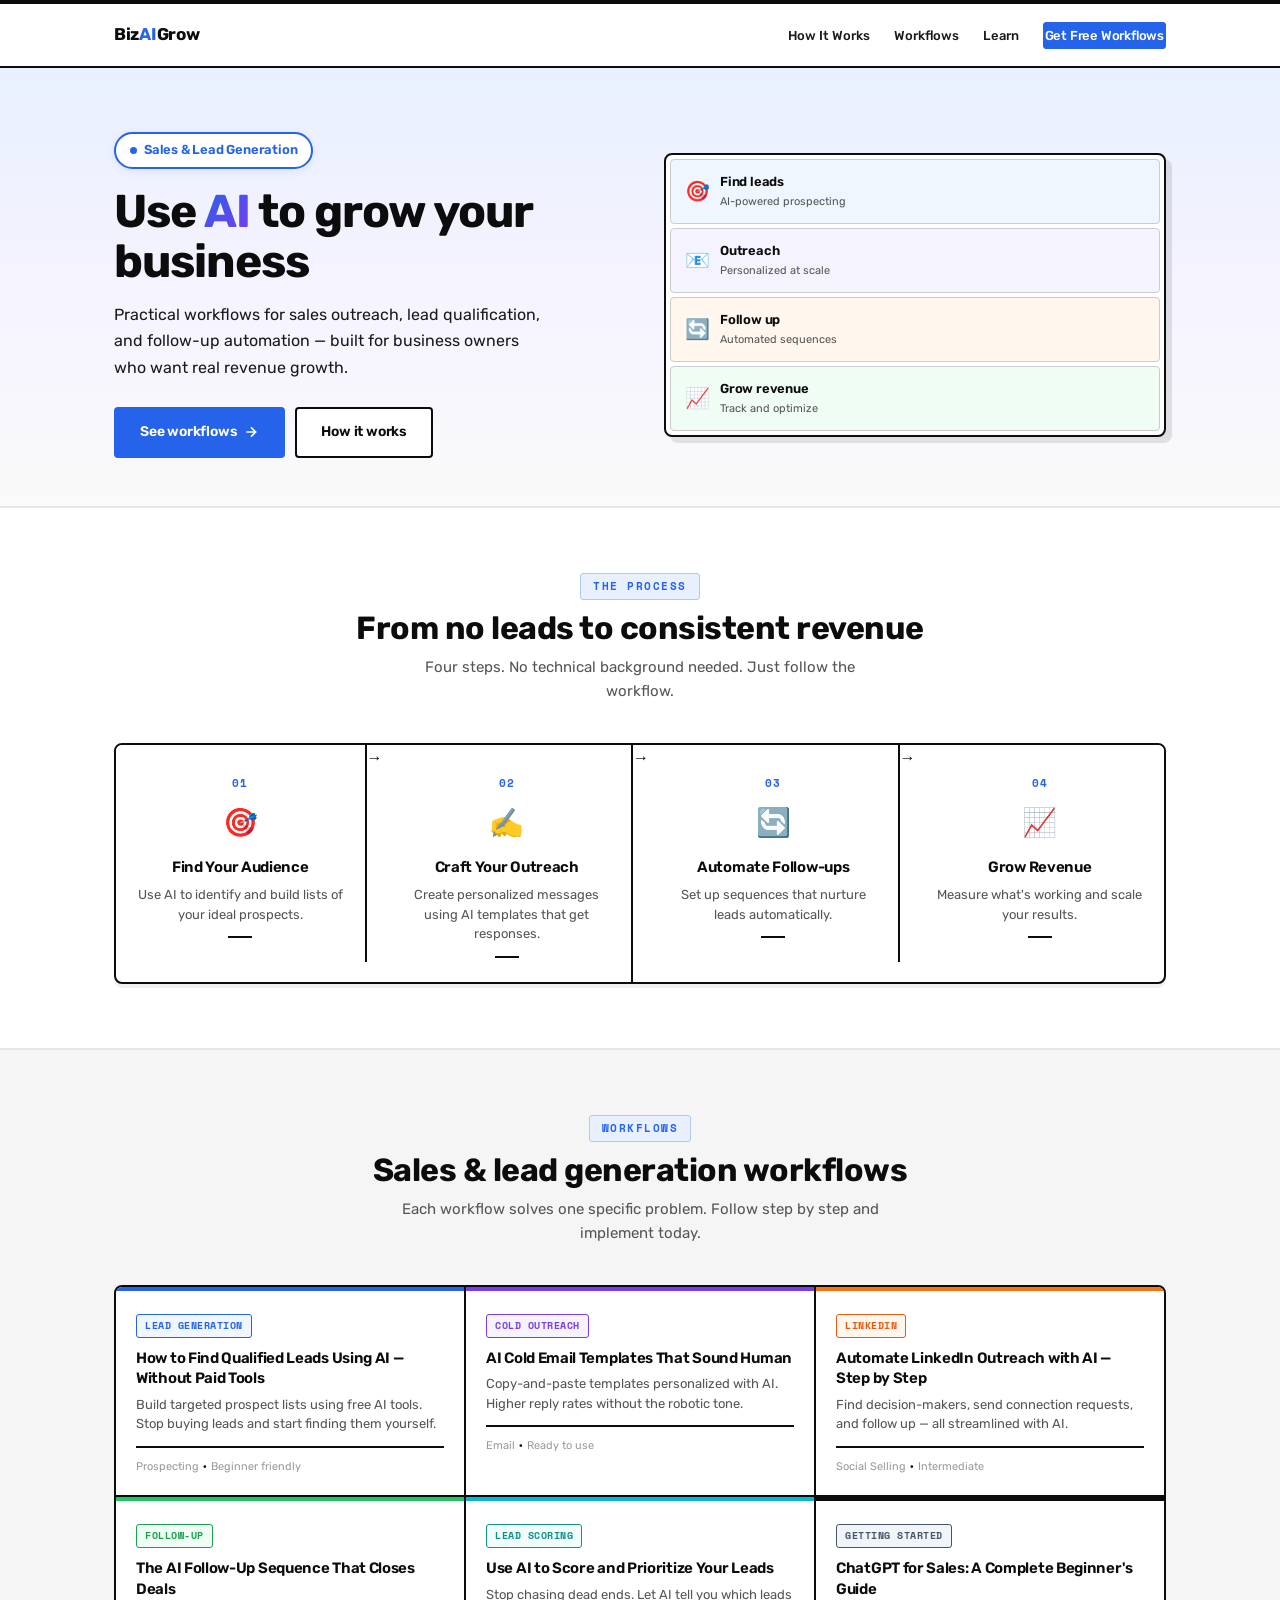
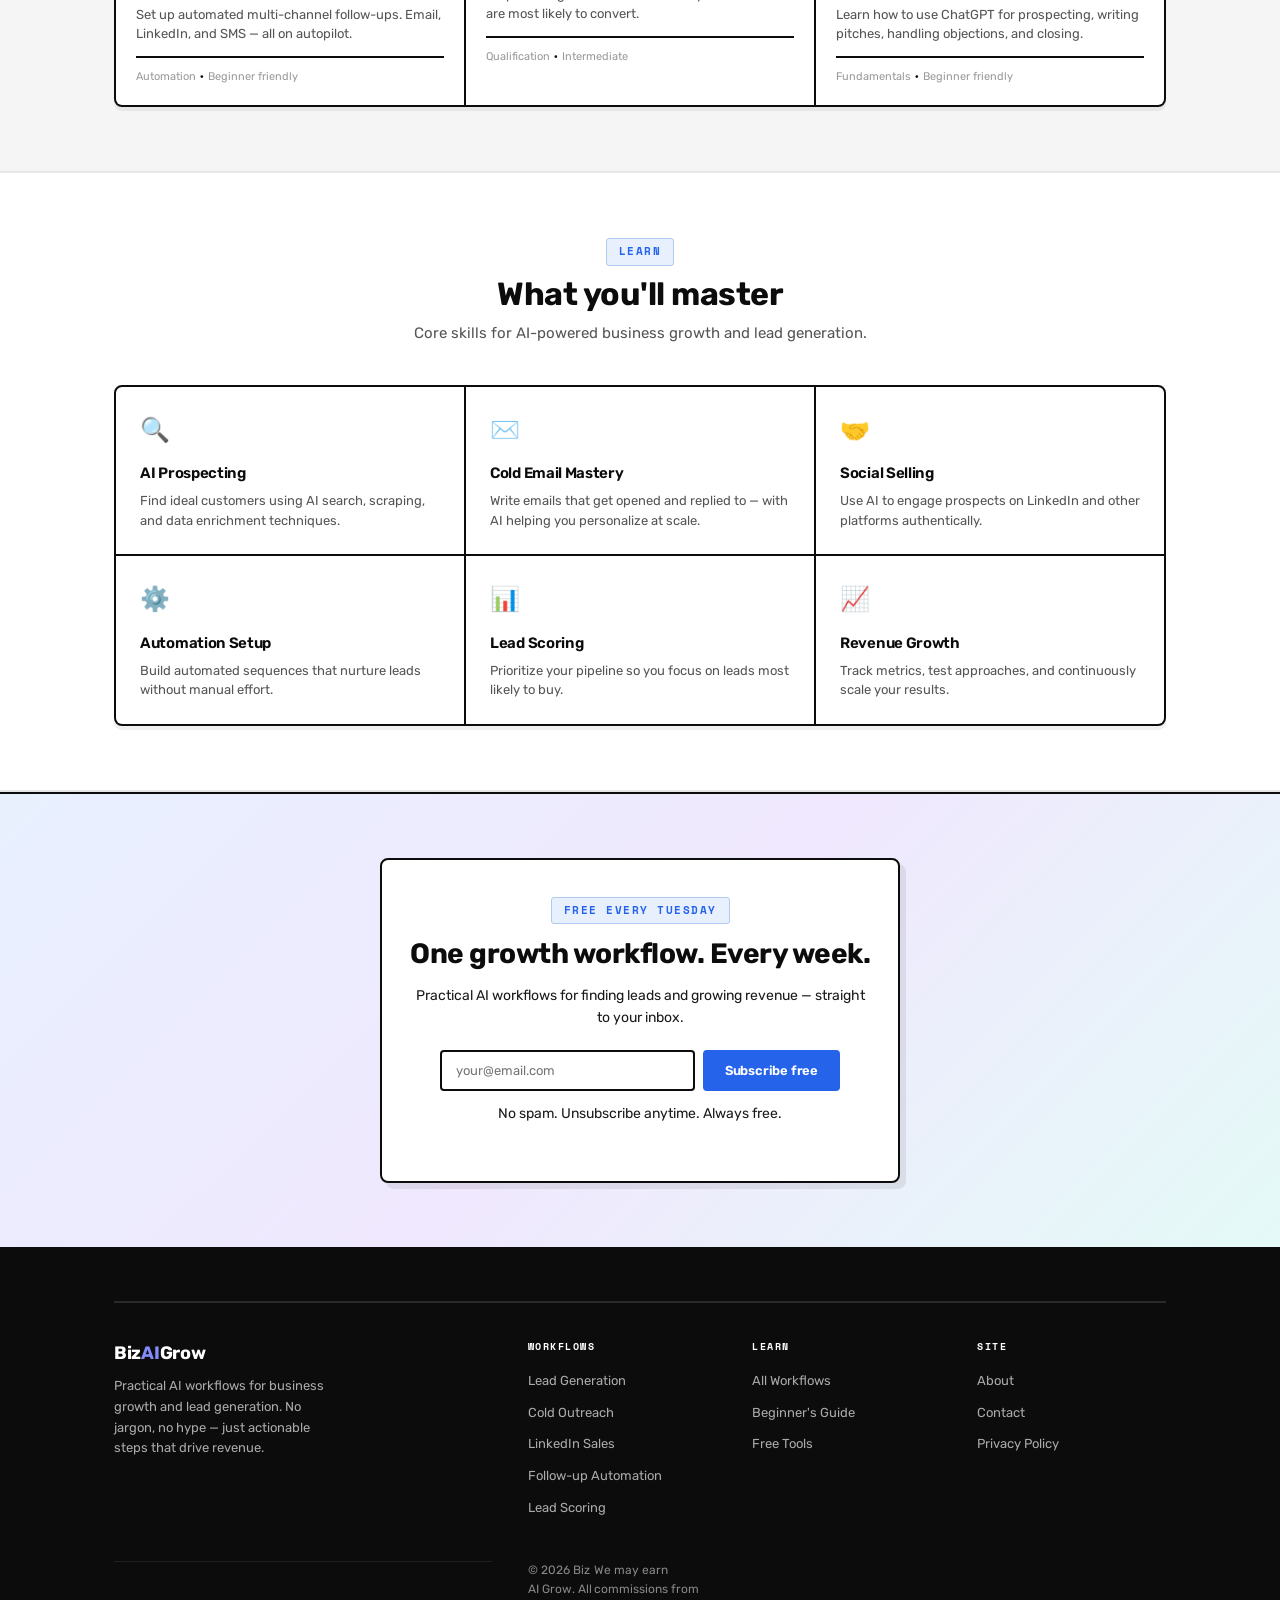
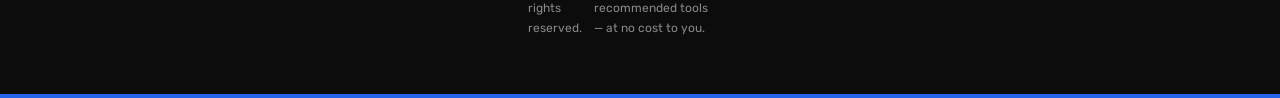
<file: index.html>
<!DOCTYPE html>
<html lang="en">
<head>
    <meta charset="UTF-8">
    <meta name="viewport" content="width=device-width, initial-scale=1.0">

    <!-- SEO -->
    <title>Biz AI Grow | AI-Powered Business Growth & Lead Generation</title>
    <meta name="description" content="Biz AI Grow helps businesses use AI for sales outreach and lead generation. Practical, step-by-step workflows to find, qualify, and convert more leads.">
    <meta name="robots" content="index, follow">
    <link rel="canonical" href="https://bizaigrow.com/">

    <!-- Open Graph -->
    <meta property="og:title" content="Biz AI Grow | AI-Powered Business Growth & Lead Generation">
    <meta property="og:description" content="Practical AI workflows for sales and lead generation. No jargon, just results.">
    <meta property="og:type" content="website">
    <meta property="og:url" content="https://bizaigrow.com/">

    <!-- Schema -->
    <script type="application/ld+json">
    {
        "@context": "https://schema.org",
        "@type": "WebSite",
        "name": "Biz AI Grow",
        "url": "https://bizaigrow.com/",
        "description": "Practical guides on using AI for business growth and lead generation."
    }
    </script>

    <!-- Fonts: Rubik + Space Mono -->
    <link rel="preconnect" href="https://fonts.googleapis.com">
    <link rel="preconnect" href="https://fonts.gstatic.com" crossorigin>
    <link href="https://fonts.googleapis.com/css2?family=Rubik:ital,wght@0,400;0,500;0,600;0,700;0,800;0,900;1,400&family=Space+Mono:ital,wght@0,400;0,700;1,400&display=swap" rel="stylesheet">

    <link rel="stylesheet" href="style.css">
</head>
<body>

    <!-- ============ NAVIGATION ============ -->
    <nav class="navbar" id="navbar">
        <div class="nav-inner">
            <a href="#" class="logo">Biz<span>AI</span>Grow</a>
            <ul class="nav-links" id="navLinks">
                <li><a href="#how">How It Works</a></li>
                <li><a href="#workflows">Workflows</a></li>
                <li><a href="#learn">Learn</a></li>
                <li><a href="#newsletter" class="nav-cta">Get Free Workflows</a></li>
            </ul>
            <button class="hamburger" id="hamburger" aria-label="Menu">
                <span></span>
                <span></span>
                <span></span>
            </button>
        </div>
    </nav>

    <!-- ============ HERO ============ -->
    <section class="hero">
        <div class="container">
            <div class="hero-grid">
                <div class="hero-content">
                    <span class="hero-tag">
                        <span class="dot"></span> Sales &amp; Lead Generation
                    </span>
                    <h1>Use <span class="highlight">AI</span> to grow your business</h1>
                    <p>Practical workflows for sales outreach, lead qualification, and follow-up automation — built for business owners who want real revenue growth.</p>
                    <div class="hero-btns">
                        <a href="#workflows" class="btn-primary">
                            See workflows
                            <svg width="16" height="16" viewBox="0 0 24 24" fill="none" stroke="currentColor" stroke-width="2.5"><path d="M5 12h14M12 5l7 7-7 7"/></svg>
                        </a>
                        <a href="#how" class="btn-secondary">How it works</a>
                    </div>
                </div>
                <div class="hero-visual">
                    <div class="visual-card">
                        <div class="visual-row">
                            <span class="visual-icon">🎯</span>
                            <div>
                                <strong>Find leads</strong>
                                <p>AI-powered prospecting</p>
                            </div>
                        </div>
                        <div class="visual-row">
                            <span class="visual-icon">📧</span>
                            <div>
                                <strong>Outreach</strong>
                                <p>Personalized at scale</p>
                            </div>
                        </div>
                        <div class="visual-row">
                            <span class="visual-icon">🔄</span>
                            <div>
                                <strong>Follow up</strong>
                                <p>Automated sequences</p>
                            </div>
                        </div>
                        <div class="visual-row">
                            <span class="visual-icon">📈</span>
                            <div>
                                <strong>Grow revenue</strong>
                                <p>Track and optimize</p>
                            </div>
                        </div>
                    </div>
                </div>
            </div>
        </div>
    </section>

    <!-- ============ DIVIDER ============ -->
    <div class="divider"></div>

    <!-- ============ HOW IT WORKS ============ -->
    <section class="how" id="how">
        <div class="container">
            <div class="section-header">
                <span class="section-tag">The process</span>
                <h2>From no leads to consistent revenue</h2>
                <p>Four steps. No technical background needed. Just follow the workflow.</p>
            </div>
            <div class="how-grid">
                <div class="how-card">
                    <div class="how-num">01</div>
                    <div class="how-icon-wrap">🎯</div>
                    <h3>Find Your Audience</h3>
                    <p>Use AI to identify and build lists of your ideal prospects.</p>
                    <div class="card-line"></div>
                </div>
                <div class="how-arrow">→</div>
                <div class="how-card">
                    <div class="how-num">02</div>
                    <div class="how-icon-wrap">✍️</div>
                    <h3>Craft Your Outreach</h3>
                    <p>Create personalized messages using AI templates that get responses.</p>
                    <div class="card-line"></div>
                </div>
                <div class="how-arrow">→</div>
                <div class="how-card">
                    <div class="how-num">03</div>
                    <div class="how-icon-wrap">🔄</div>
                    <h3>Automate Follow-ups</h3>
                    <p>Set up sequences that nurture leads automatically.</p>
                    <div class="card-line"></div>
                </div>
                <div class="how-arrow">→</div>
                <div class="how-card">
                    <div class="how-num">04</div>
                    <div class="how-icon-wrap">📈</div>
                    <h3>Grow Revenue</h3>
                    <p>Measure what's working and scale your results.</p>
                    <div class="card-line"></div>
                </div>
            </div>
        </div>
    </section>

    <!-- ============ DIVIDER ============ -->
    <div class="divider"></div>

    <!-- ============ WORKFLOWS ============ -->
    <section class="workflows" id="workflows">
        <div class="container">
            <div class="section-header">
                <span class="section-tag">Workflows</span>
                <h2>Sales &amp; lead generation workflows</h2>
                <p>Each workflow solves one specific problem. Follow step by step and implement today.</p>
            </div>
            <div class="workflow-grid">

                <article class="workflow-card">
                    <div class="wf-top gradient-blue"></div>
                    <div class="wf-body">
                        <span class="wf-tag tag-blue">Lead Generation</span>
                        <h3><a href="blog.html">How to Find Qualified Leads Using AI — Without Paid Tools</a></h3>
                        <p>Build targeted prospect lists using free AI tools. Stop buying leads and start finding them yourself.</p>
                        <div class="wf-meta">
                            <span>Prospecting</span>
                            <span class="meta-dot">·</span>
                            <span>Beginner friendly</span>
                        </div>
                    </div>
                </article>

                <article class="workflow-card">
                    <div class="wf-top gradient-purple"></div>
                    <div class="wf-body">
                        <span class="wf-tag tag-purple">Cold Outreach</span>
                        <h3><a href="aicold.html">AI Cold Email Templates That Sound Human</a></h3>
                        <p>Copy-and-paste templates personalized with AI. Higher reply rates without the robotic tone.</p>
                        <div class="wf-meta">
                            <span>Email</span>
                            <span class="meta-dot">·</span>
                            <span>Ready to use</span>
                        </div>
                    </div>
                </article>

                <article class="workflow-card">
                    <div class="wf-top gradient-orange"></div>
                    <div class="wf-body">
                        <span class="wf-tag tag-orange">LinkedIn</span>
                        <h3><a href="linkedin-workflow.html">Automate LinkedIn Outreach with AI — Step by Step</a></h3>
                        <p>Find decision-makers, send connection requests, and follow up — all streamlined with AI.</p>
                        <div class="wf-meta">
                            <span>Social Selling</span>
                            <span class="meta-dot">·</span>
                            <span>Intermediate</span>
                        </div> 
                    </div>
                </article>

                <article class="workflow-card">
                    <div class="wf-top gradient-green"></div>
                    <div class="wf-body">
                        <span class="wf-tag tag-green">Follow-up</span>
                        <h3><a href="#">The AI Follow-Up Sequence That Closes Deals</a></h3>
                        <p>Set up automated multi-channel follow-ups. Email, LinkedIn, and SMS — all on autopilot.</p>
                        <div class="wf-meta">
                            <span>Automation</span>
                            <span class="meta-dot">·</span>
                            <span>Beginner friendly</span>
                        </div>
                    </div>
                </article>

                <article class="workflow-card">
                    <div class="wf-top gradient-teal"></div>
                    <div class="wf-body">
                        <span class="wf-tag tag-teal">Lead Scoring</span>
                        <h3><a href="#">Use AI to Score and Prioritize Your Leads</a></h3>
                        <p>Stop chasing dead ends. Let AI tell you which leads are most likely to convert.</p>
                        <div class="wf-meta">
                            <span>Qualification</span>
                            <span class="meta-dot">·</span>
                            <span>Intermediate</span>
                        </div>
                    </div>
                </article>

                <article class="workflow-card">
                    <div class="wf-top gradient-dark"></div>
                    <div class="wf-body">
                        <span class="wf-tag tag-dark">Getting Started</span>
                        <h3><a href="#">ChatGPT for Sales: A Complete Beginner's Guide</a></h3>
                        <p>Learn how to use ChatGPT for prospecting, writing pitches, handling objections, and closing.</p>
                        <div class="wf-meta">
                            <span>Fundamentals</span>
                            <span class="meta-dot">·</span>
                            <span>Beginner friendly</span>
                        </div>
                    </div>
                </article>

            </div>
        </div>
    </section>

    <!-- ============ DIVIDER ============ -->
    <div class="divider"></div>

    <!-- ============ LEARN ============ -->
    <section class="learn" id="learn">
        <div class="container">
            <div class="section-header">
                <span class="section-tag">Learn</span>
                <h2>What you'll master</h2>
                <p>Core skills for AI-powered business growth and lead generation.</p>
            </div>
            <div class="learn-grid">
                <div class="learn-card">
                    <span class="learn-icon">🔍</span>
                    <h3>AI Prospecting</h3>
                    <p>Find ideal customers using AI search, scraping, and data enrichment techniques.</p>
                </div>
                <div class="learn-card">
                    <span class="learn-icon">✉️</span>
                    <h3>Cold Email Mastery</h3>
                    <p>Write emails that get opened and replied to — with AI helping you personalize at scale.</p>
                </div>
                <div class="learn-card">
                    <span class="learn-icon">🤝</span>
                    <h3>Social Selling</h3>
                    <p>Use AI to engage prospects on LinkedIn and other platforms authentically.</p>
                </div>
                <div class="learn-card">
                    <span class="learn-icon">⚙️</span>
                    <h3>Automation Setup</h3>
                    <p>Build automated sequences that nurture leads without manual effort.</p>
                </div>
                <div class="learn-card">
                    <span class="learn-icon">📊</span>
                    <h3>Lead Scoring</h3>
                    <p>Prioritize your pipeline so you focus on leads most likely to buy.</p>
                </div>
                <div class="learn-card">
                    <span class="learn-icon">📈</span>
                    <h3>Revenue Growth</h3>
                    <p>Track metrics, test approaches, and continuously scale your results.</p>
                </div>
            </div>
        </div>
    </section>

    <!-- ============ DIVIDER ============ -->
    <div class="divider"></div>

    <!-- ============ NEWSLETTER ============ -->
    <section class="newsletter" id="newsletter">
        <div class="container">
            <div class="nl-box">
                <span class="section-tag nl-tag">Free every Tuesday</span>
                <h2>One growth workflow. Every week.</h2>
                <p>Practical AI workflows for finding leads and growing revenue — straight to your inbox.</p>
                <form class="nl-form" id="nlForm">
                    <input type="email" id="nlEmail" placeholder="your@email.com" required>
                    <button type="submit">Subscribe free</button>
                </form>
                <p class="nl-note">No spam. Unsubscribe anytime. Always free.</p>
            </div>
        </div>
    </section>

    <!-- ============ FOOTER ============ -->
    <footer>
        <div class="container">
            <div class="footer-top-line"></div>
            <div class="footer-grid">
                <div class="footer-brand">
                    <a href="#" class="footer-logo">Biz<span>AI</span>Grow</a>
                    <p>Practical AI workflows for business growth and lead generation. No jargon, no hype — just actionable steps that drive revenue.</p>
                </div>
                <div class="footer-col">
                    <h4>Workflows</h4>
                    <ul>
                        <li><a href="#">Lead Generation</a></li>
                        <li><a href="#">Cold Outreach</a></li>
                        <li><a href="#">LinkedIn Sales</a></li>
                        <li><a href="#">Follow-up Automation</a></li>
                        <li><a href="#">Lead Scoring</a></li>
                    </ul>
                </div>
                <div class="footer-col">
                    <h4>Learn</h4>
                    <ul>
                        <li><a href="#">All Workflows</a></li>
                        <li><a href="#">Beginner's Guide</a></li>
                        <li><a href="#">Free Tools</a></li>
                    </ul>
                </div>
                <div class="footer-col">
    <h4>Site</h4>
    <ul>
        <li><a href="about.html">About</a></li>
        <li><a href="#">Contact</a></li>
        <li><a href="#">Privacy Policy</a></li>
    </ul>
</div>
            <div class="footer-bottom-line"></div>
            <div class="footer-bottom">
                <p>&copy; 2026 Biz AI Grow. All rights reserved.</p>
                <p>We may earn commissions from recommended tools — at no cost to you.</p>
            </div>
        </div>
    </footer>

    <!-- ============ TOAST ============ -->
    <div class="toast" id="toast">
        <span id="toastMsg"></span>
    </div>

    <script src="script.js"></script>
</body>
</html>
</file>
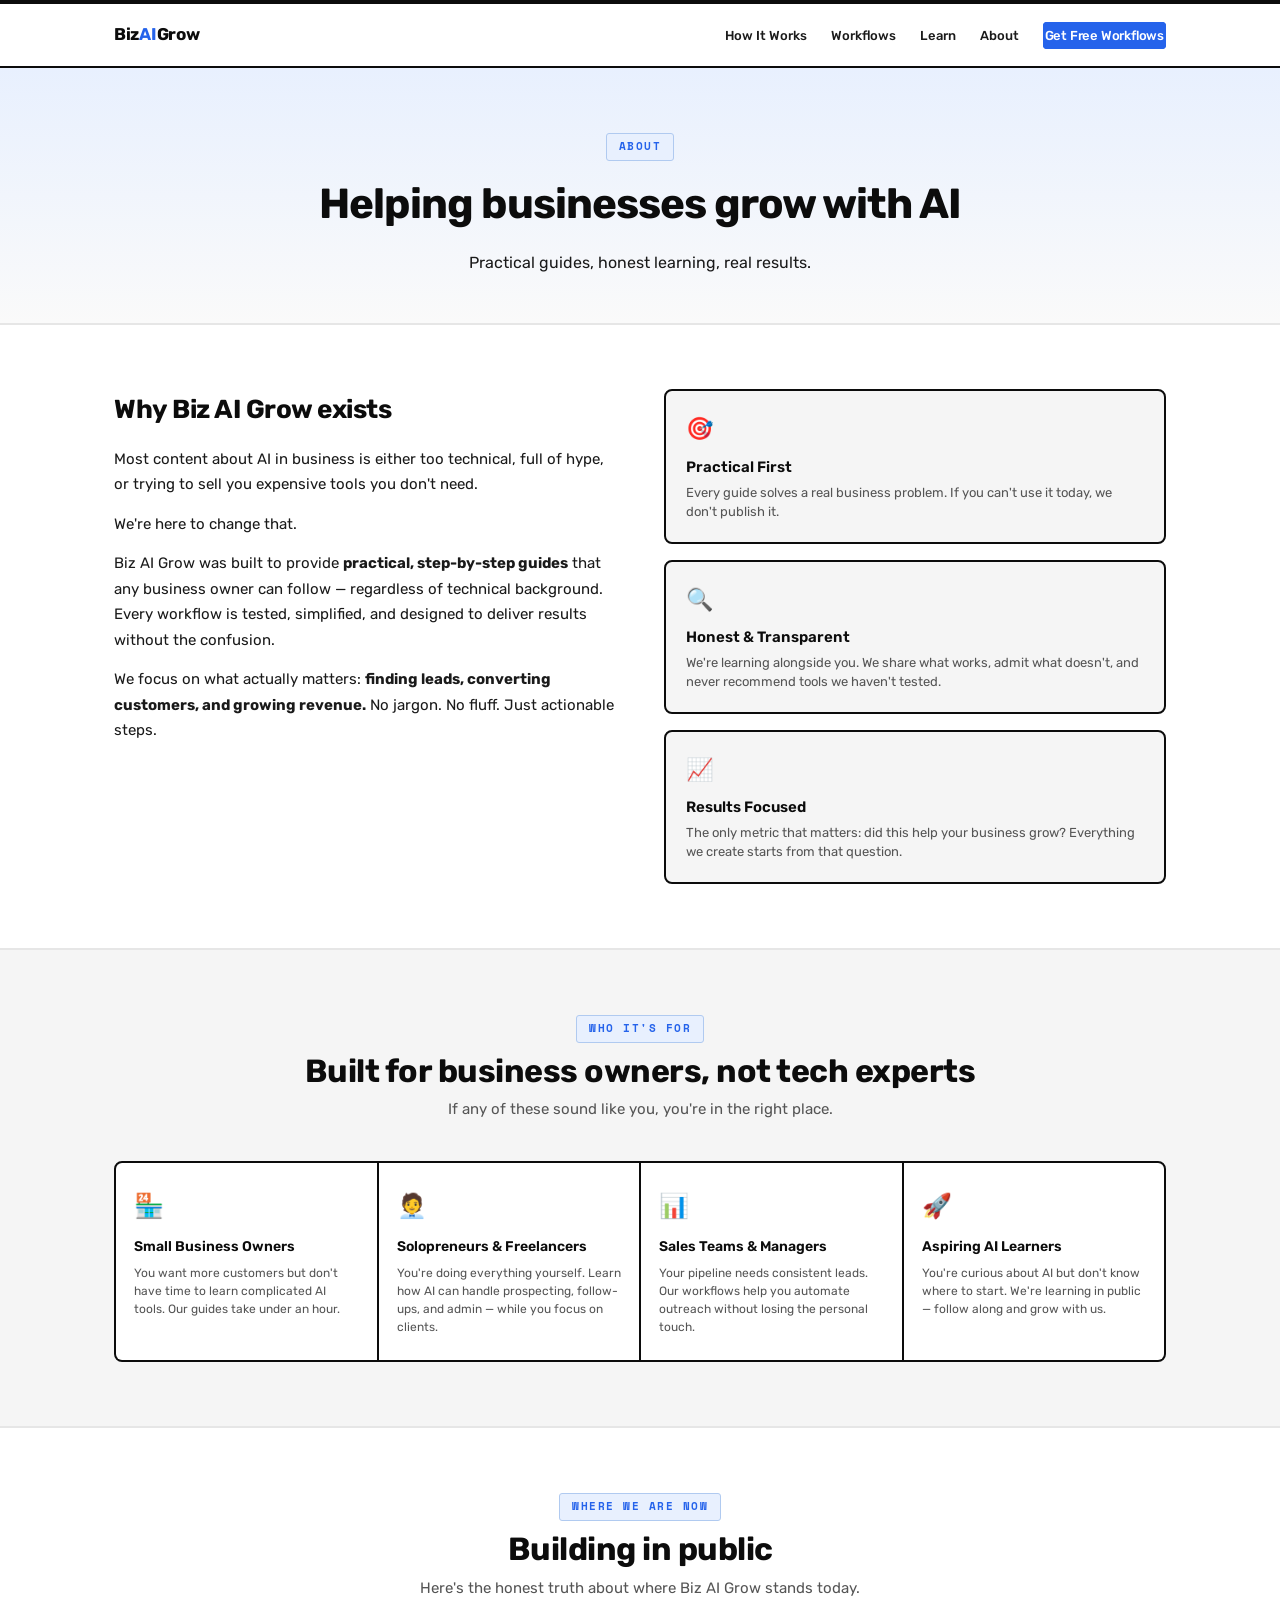
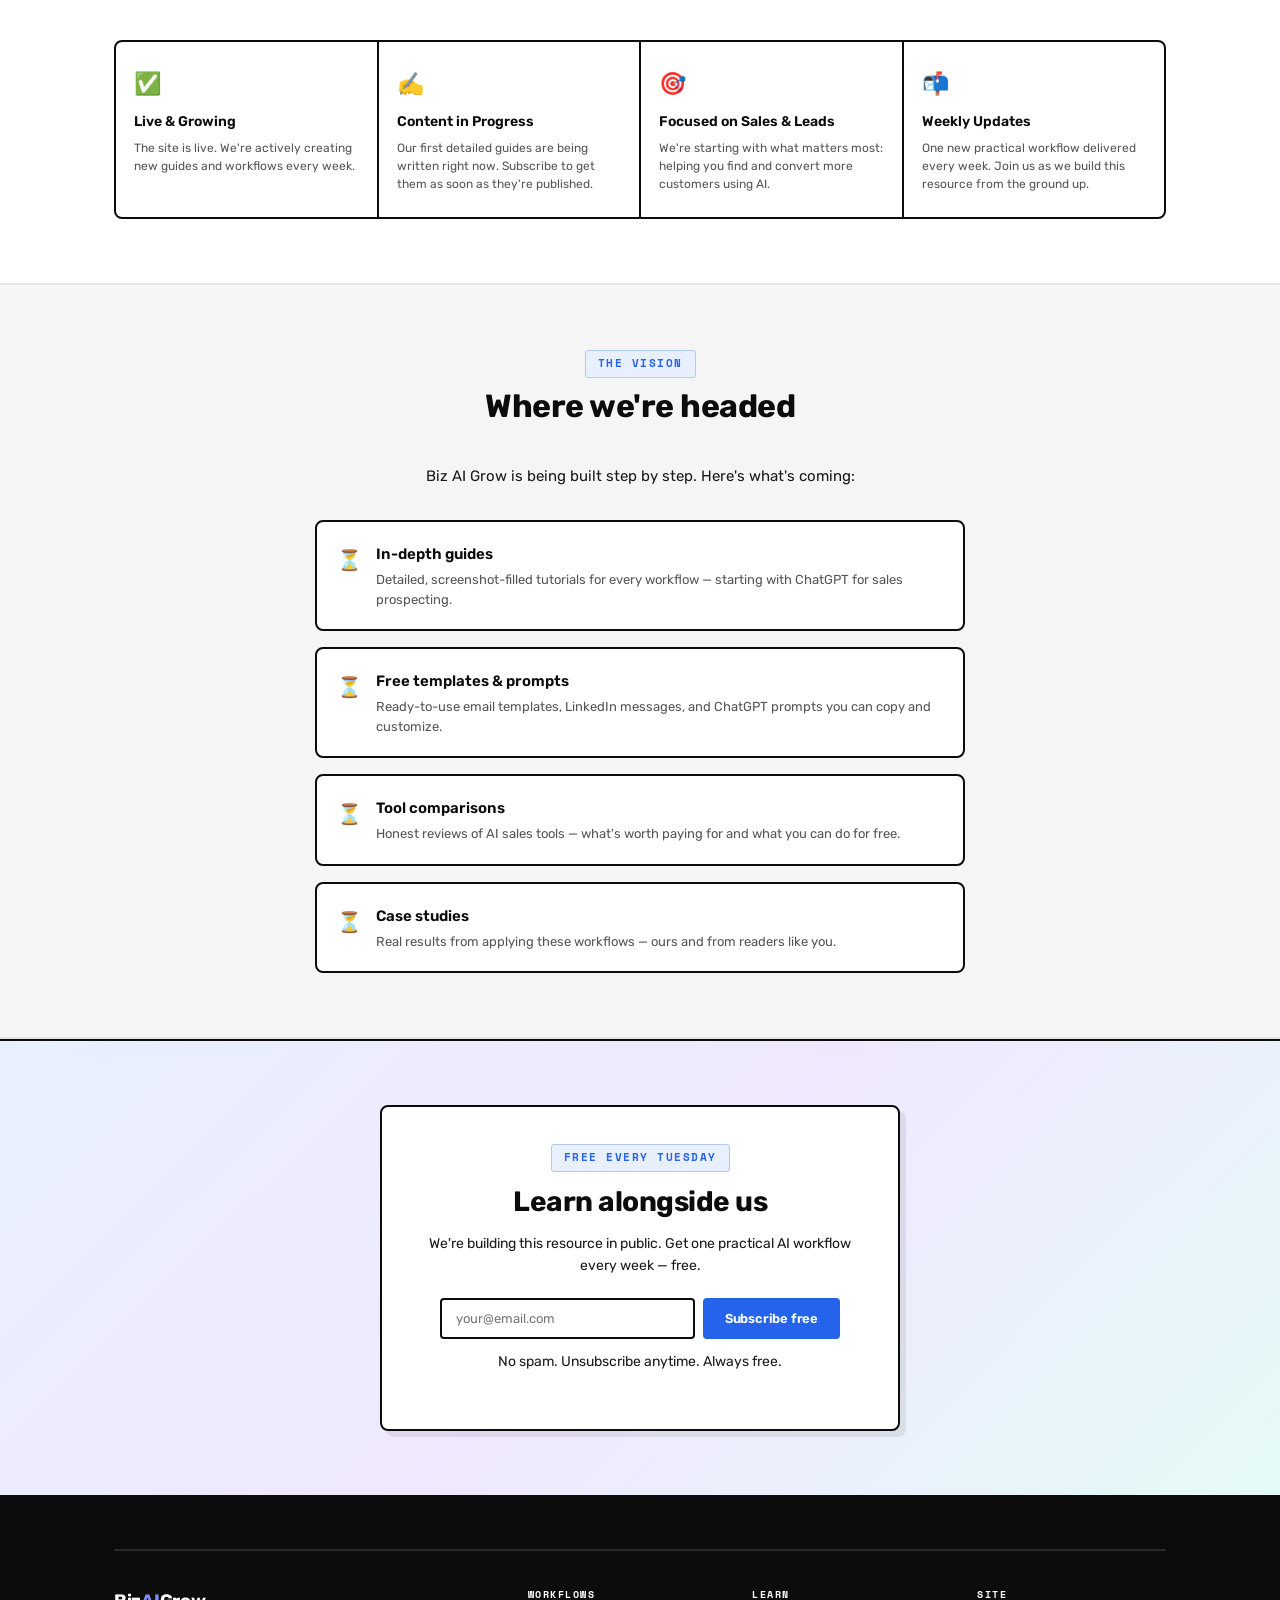
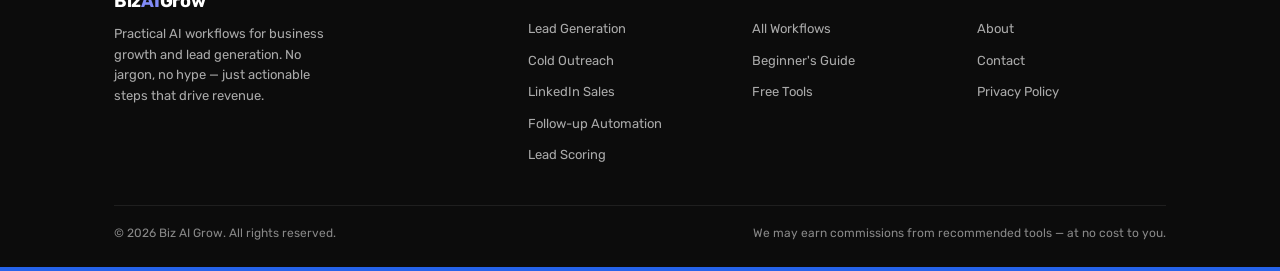
<file: about.html>
<!DOCTYPE html>
<html lang="en">
<head>
    <meta charset="UTF-8">
    <meta name="viewport" content="width=device-width, initial-scale=1.0">

    <!-- SEO -->
    <title>About | Biz AI Grow</title>
    <meta name="description" content="Learn about Biz AI Grow — our mission to help businesses use AI for sales, lead generation, and revenue growth with practical, no-hype guides.">
    <meta name="robots" content="index, follow">
    <link rel="canonical" href="https://bizaigrow.com/about.html">

    <!-- Open Graph -->
    <meta property="og:title" content="About | Biz AI Grow">
    <meta property="og:description" content="Practical AI guides for business growth — built by someone figuring it out alongside you.">
    <meta property="og:type" content="website">
    <meta property="og:url" content="https://bizaigrow.com/about.html">

    <!-- Fonts -->
    <link rel="preconnect" href="https://fonts.googleapis.com">
    <link rel="preconnect" href="https://fonts.gstatic.com" crossorigin>
    <link href="https://fonts.googleapis.com/css2?family=Rubik:ital,wght@0,400;0,500;0,600;0,700;0,800;0,900;1,400&family=Space+Mono:ital,wght@0,400;0,700;1,400&display=swap" rel="stylesheet">

    <link rel="stylesheet" href="style.css">
</head>
<body>

    <!-- ============ NAVIGATION ============ -->
    <nav class="navbar" id="navbar">
        <div class="nav-inner">
            <a href="/" class="logo">Biz<span>AI</span>Grow</a>
            <ul class="nav-links" id="navLinks">
                <li><a href="/#how">How It Works</a></li>
                <li><a href="/#workflows">Workflows</a></li>
                <li><a href="/#learn">Learn</a></li>
                <li><a href="about.html">About</a></li>
                <li><a href="/#newsletter" class="nav-cta">Get Free Workflows</a></li>
            </ul>
            <button class="hamburger" id="hamburger" aria-label="Menu">
                <span></span>
                <span></span>
                <span></span>
            </button>
        </div>
    </nav>

    <!-- ============ PAGE HEADER ============ -->
    <section class="page-header">
        <div class="container">
            <span class="section-tag">About</span>
            <h1>Helping businesses grow with AI</h1>
            <p>Practical guides, honest learning, real results.</p>
        </div>
    </section>

    <!-- ============ DIVIDER ============ -->
    <div class="divider"></div>

    <!-- ============ STORY SECTION ============ -->
    <section class="about-story">
        <div class="container">
            <div class="about-grid">
                <div class="about-content">
                    <h2>Why Biz AI Grow exists</h2>
                    <p>Most content about AI in business is either too technical, full of hype, or trying to sell you expensive tools you don't need.</p>
                    <p>We're here to change that.</p>
                    <p>Biz AI Grow was built to provide <strong>practical, step-by-step guides</strong> that any business owner can follow — regardless of technical background. Every workflow is tested, simplified, and designed to deliver results without the confusion.</p>
                    <p>We focus on what actually matters: <strong>finding leads, converting customers, and growing revenue.</strong> No jargon. No fluff. Just actionable steps.</p>
                </div>
                <div class="about-values">
                    <div class="value-card">
                        <span class="value-icon">🎯</span>
                        <h3>Practical First</h3>
                        <p>Every guide solves a real business problem. If you can't use it today, we don't publish it.</p>
                    </div>
                    <div class="value-card">
                        <span class="value-icon">🔍</span>
                        <h3>Honest & Transparent</h3>
                        <p>We're learning alongside you. We share what works, admit what doesn't, and never recommend tools we haven't tested.</p>
                    </div>
                    <div class="value-card">
                        <span class="value-icon">📈</span>
                        <h3>Results Focused</h3>
                        <p>The only metric that matters: did this help your business grow? Everything we create starts from that question.</p>
                    </div>
                </div>
            </div>
        </div>
    </section>

    <!-- ============ DIVIDER ============ -->
    <div class="divider"></div>

    <!-- ============ WHO THIS IS FOR ============ -->
    <section class="about-audience">
        <div class="container">
            <div class="section-header">
                <span class="section-tag">Who it's for</span>
                <h2>Built for business owners, not tech experts</h2>
                <p>If any of these sound like you, you're in the right place.</p>
            </div>
            <div class="audience-grid">
                <div class="audience-card">
                    <span class="audience-icon">🏪</span>
                    <h3>Small Business Owners</h3>
                    <p>You want more customers but don't have time to learn complicated AI tools. Our guides take under an hour.</p>
                </div>
                <div class="audience-card">
                    <span class="audience-icon">🧑‍💼</span>
                    <h3>Solopreneurs & Freelancers</h3>
                    <p>You're doing everything yourself. Learn how AI can handle prospecting, follow-ups, and admin — while you focus on clients.</p>
                </div>
                <div class="audience-card">
                    <span class="audience-icon">📊</span>
                    <h3>Sales Teams & Managers</h3>
                    <p>Your pipeline needs consistent leads. Our workflows help you automate outreach without losing the personal touch.</p>
                </div>
                <div class="audience-card">
                    <span class="audience-icon">🚀</span>
                    <h3>Aspiring AI Learners</h3>
                    <p>You're curious about AI but don't know where to start. We're learning in public — follow along and grow with us.</p>
                </div>
            </div>
        </div>
    </section>

    <!-- ============ DIVIDER ============ -->
    <div class="divider"></div>

    <!-- ============ CURRENT STATUS (HONEST) ============ -->
    <section class="about-status">
        <div class="container">
            <div class="section-header">
                <span class="section-tag">Where we are now</span>
                <h2>Building in public</h2>
                <p>Here's the honest truth about where Biz AI Grow stands today.</p>
            </div>
            <div class="status-grid">
                <div class="status-card">
                    <span class="status-icon">✅</span>
                    <h3>Live & Growing</h3>
                    <p>The site is live. We're actively creating new guides and workflows every week.</p>
                </div>
                <div class="status-card">
                    <span class="status-icon">✍️</span>
                    <h3>Content in Progress</h3>
                    <p>Our first detailed guides are being written right now. Subscribe to get them as soon as they're published.</p>
                </div>
                <div class="status-card">
                    <span class="status-icon">🎯</span>
                    <h3>Focused on Sales & Leads</h3>
                    <p>We're starting with what matters most: helping you find and convert more customers using AI.</p>
                </div>
                <div class="status-card">
                    <span class="status-icon">📬</span>
                    <h3>Weekly Updates</h3>
                    <p>One new practical workflow delivered every week. Join us as we build this resource from the ground up.</p>
                </div>
            </div>
        </div>
    </section>

    <!-- ============ DIVIDER ============ -->
    <div class="divider"></div>

    <!-- ============ FUTURE VISION ============ -->
    <section class="about-future">
        <div class="container">
            <div class="section-header">
                <span class="section-tag">The vision</span>
                <h2>Where we're headed</h2>
            </div>
            <div class="future-content">
                <p>Biz AI Grow is being built step by step. Here's what's coming:</p>
                <div class="future-list">
                    <div class="future-item">
                        <span class="future-check">⏳</span>
                        <div>
                            <strong>In-depth guides</strong>
                            <p>Detailed, screenshot-filled tutorials for every workflow — starting with ChatGPT for sales prospecting.</p>
                        </div>
                    </div>
                    <div class="future-item">
                        <span class="future-check">⏳</span>
                        <div>
                            <strong>Free templates & prompts</strong>
                            <p>Ready-to-use email templates, LinkedIn messages, and ChatGPT prompts you can copy and customize.</p>
                        </div>
                    </div>
                    <div class="future-item">
                        <span class="future-check">⏳</span>
                        <div>
                            <strong>Tool comparisons</strong>
                            <p>Honest reviews of AI sales tools — what's worth paying for and what you can do for free.</p>
                        </div>
                    </div>
                    <div class="future-item">
                        <span class="future-check">⏳</span>
                        <div>
                            <strong>Case studies</strong>
                            <p>Real results from applying these workflows — ours and from readers like you.</p>
                        </div>
                    </div>
                </div>
            </div>
        </div>
    </section>

    <!-- ============ DIVIDER ============ -->
    <div class="divider"></div>

    <!-- ============ NEWSLETTER ============ -->
    <section class="newsletter" id="newsletter">
        <div class="container">
            <div class="nl-box">
                <span class="section-tag nl-tag">Free every Tuesday</span>
                <h2>Learn alongside us</h2>
                <p>We're building this resource in public. Get one practical AI workflow every week — free.</p>
                <form class="nl-form" id="nlForm">
                    <input type="email" id="nlEmail" placeholder="your@email.com" required>
                    <button type="submit">Subscribe free</button>
                </form>
                <p class="nl-note">No spam. Unsubscribe anytime. Always free.</p>
            </div>
        </div>
    </section>

    <!-- ============ FOOTER ============ -->
    <footer>
        <div class="container">
            <div class="footer-top-line"></div>
            <div class="footer-grid">
                <div class="footer-brand">
                    <a href="/" class="footer-logo">Biz<span>AI</span>Grow</a>
                    <p>Practical AI workflows for business growth and lead generation. No jargon, no hype — just actionable steps that drive revenue.</p>
                </div>
                <div class="footer-col">
                    <h4>Workflows</h4>
                    <ul>
                        <li><a href="/#workflows">Lead Generation</a></li>
                        <li><a href="/#workflows">Cold Outreach</a></li>
                        <li><a href="/#workflows">LinkedIn Sales</a></li>
                        <li><a href="/#workflows">Follow-up Automation</a></li>
                        <li><a href="/#workflows">Lead Scoring</a></li>
                    </ul>
                </div>
                <div class="footer-col">
                    <h4>Learn</h4>
                    <ul>
                        <li><a href="/#workflows">All Workflows</a></li>
                        <li><a href="/#workflows">Beginner's Guide</a></li>
                        <li><a href="/#learn">Free Tools</a></li>
                    </ul>
                </div>
                <div class="footer-col">
                    <h4>Site</h4>
                    <ul>
                        <li><a href="about.html">About</a></li>
                        <li><a href="#">Contact</a></li>
                        <li><a href="#">Privacy Policy</a></li>
                    </ul>
                </div>
            </div>
            <div class="footer-bottom-line"></div>
            <div class="footer-bottom">
                <p>&copy; 2026 Biz AI Grow. All rights reserved.</p>
                <p>We may earn commissions from recommended tools — at no cost to you.</p>
            </div>
        </div>
    </footer>

    <!-- ============ TOAST ============ -->
    <div class="toast" id="toast">
        <span id="toastMsg"></span>
    </div>

    <script src="script.js"></script>
</body>
</html>
</file>
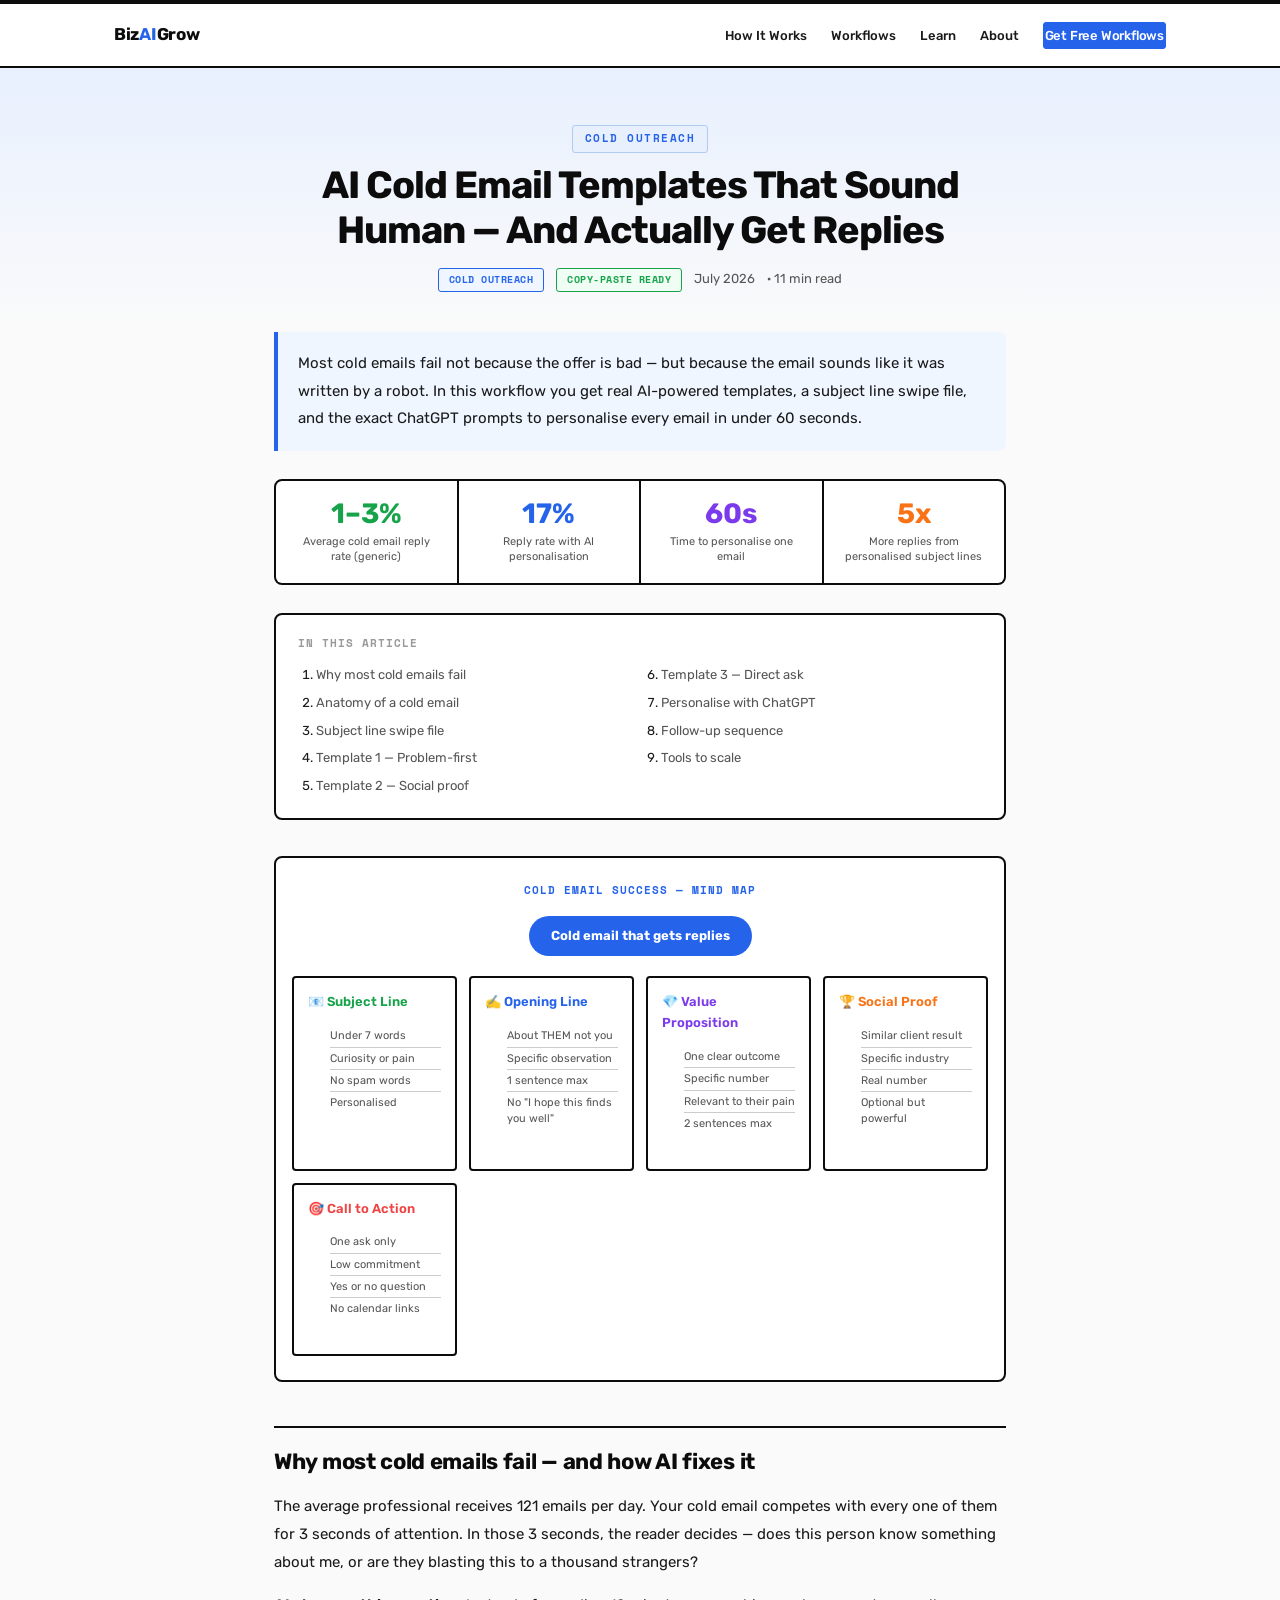
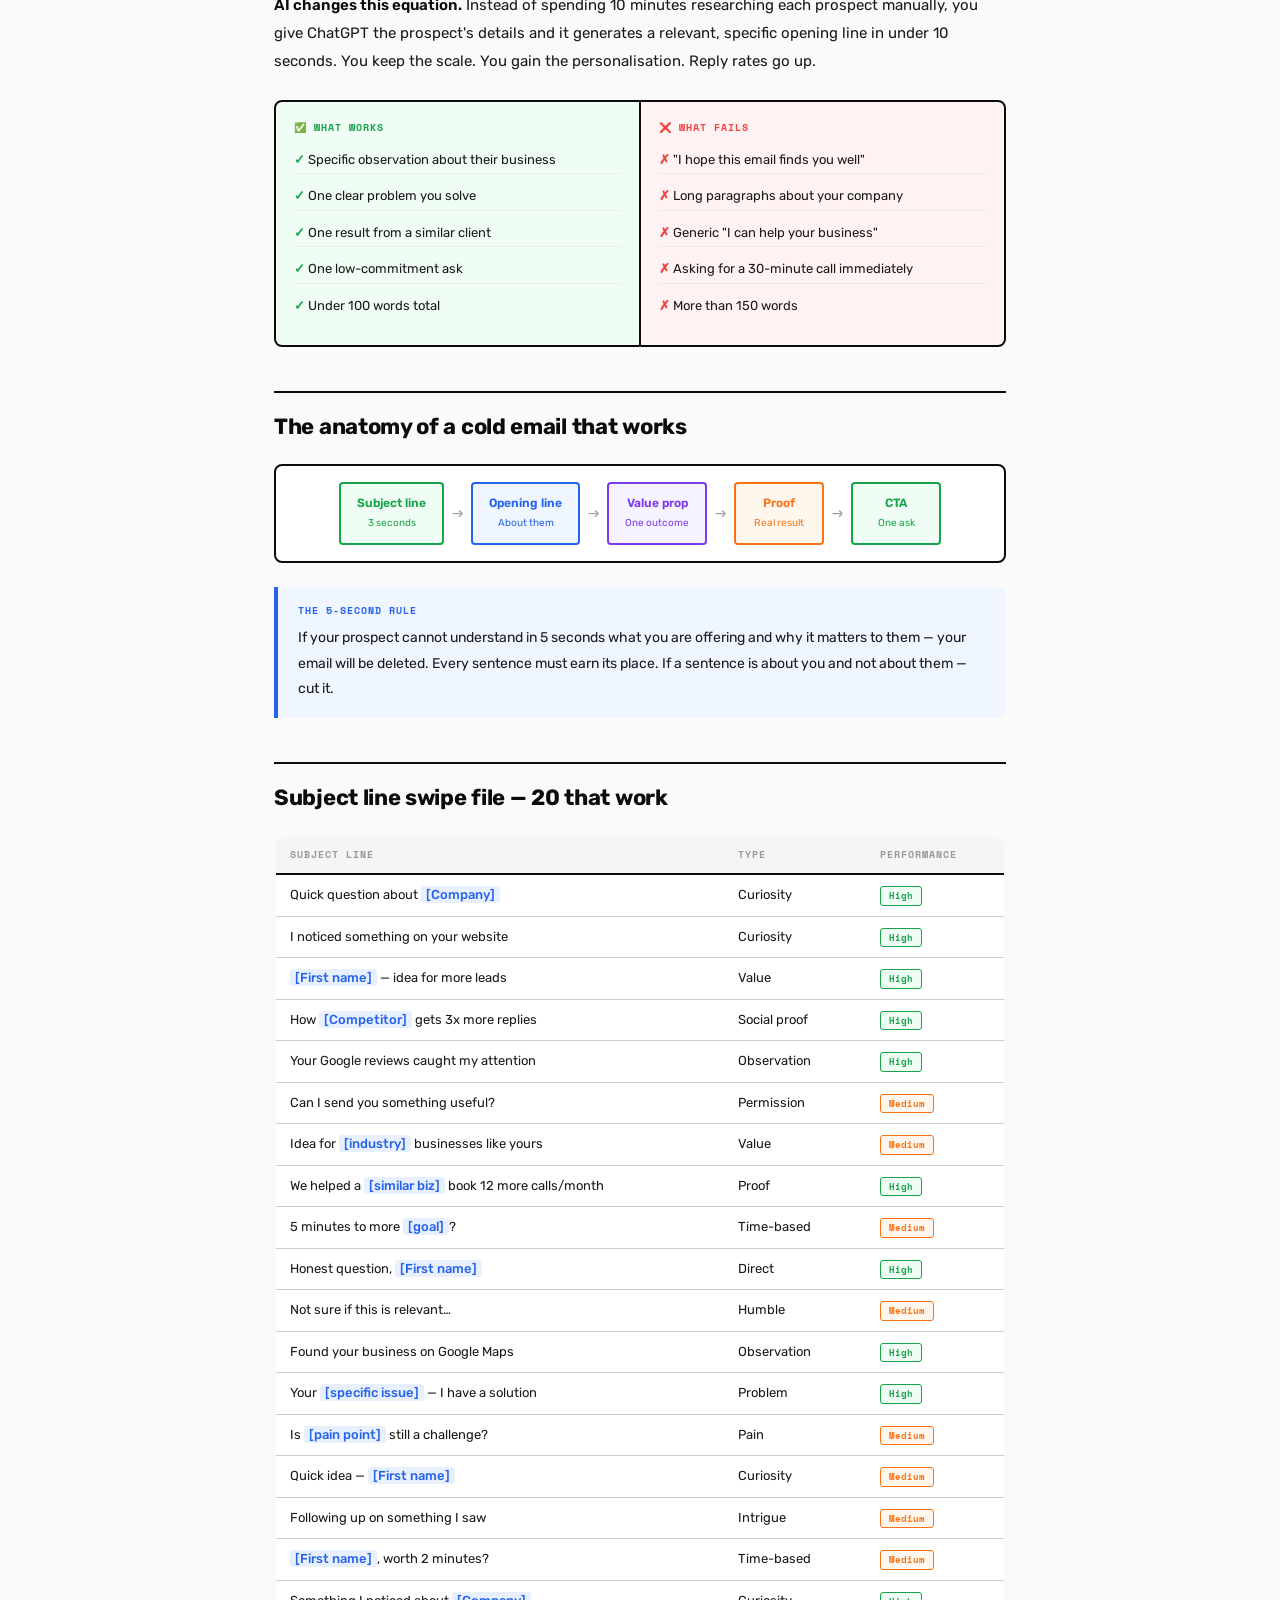
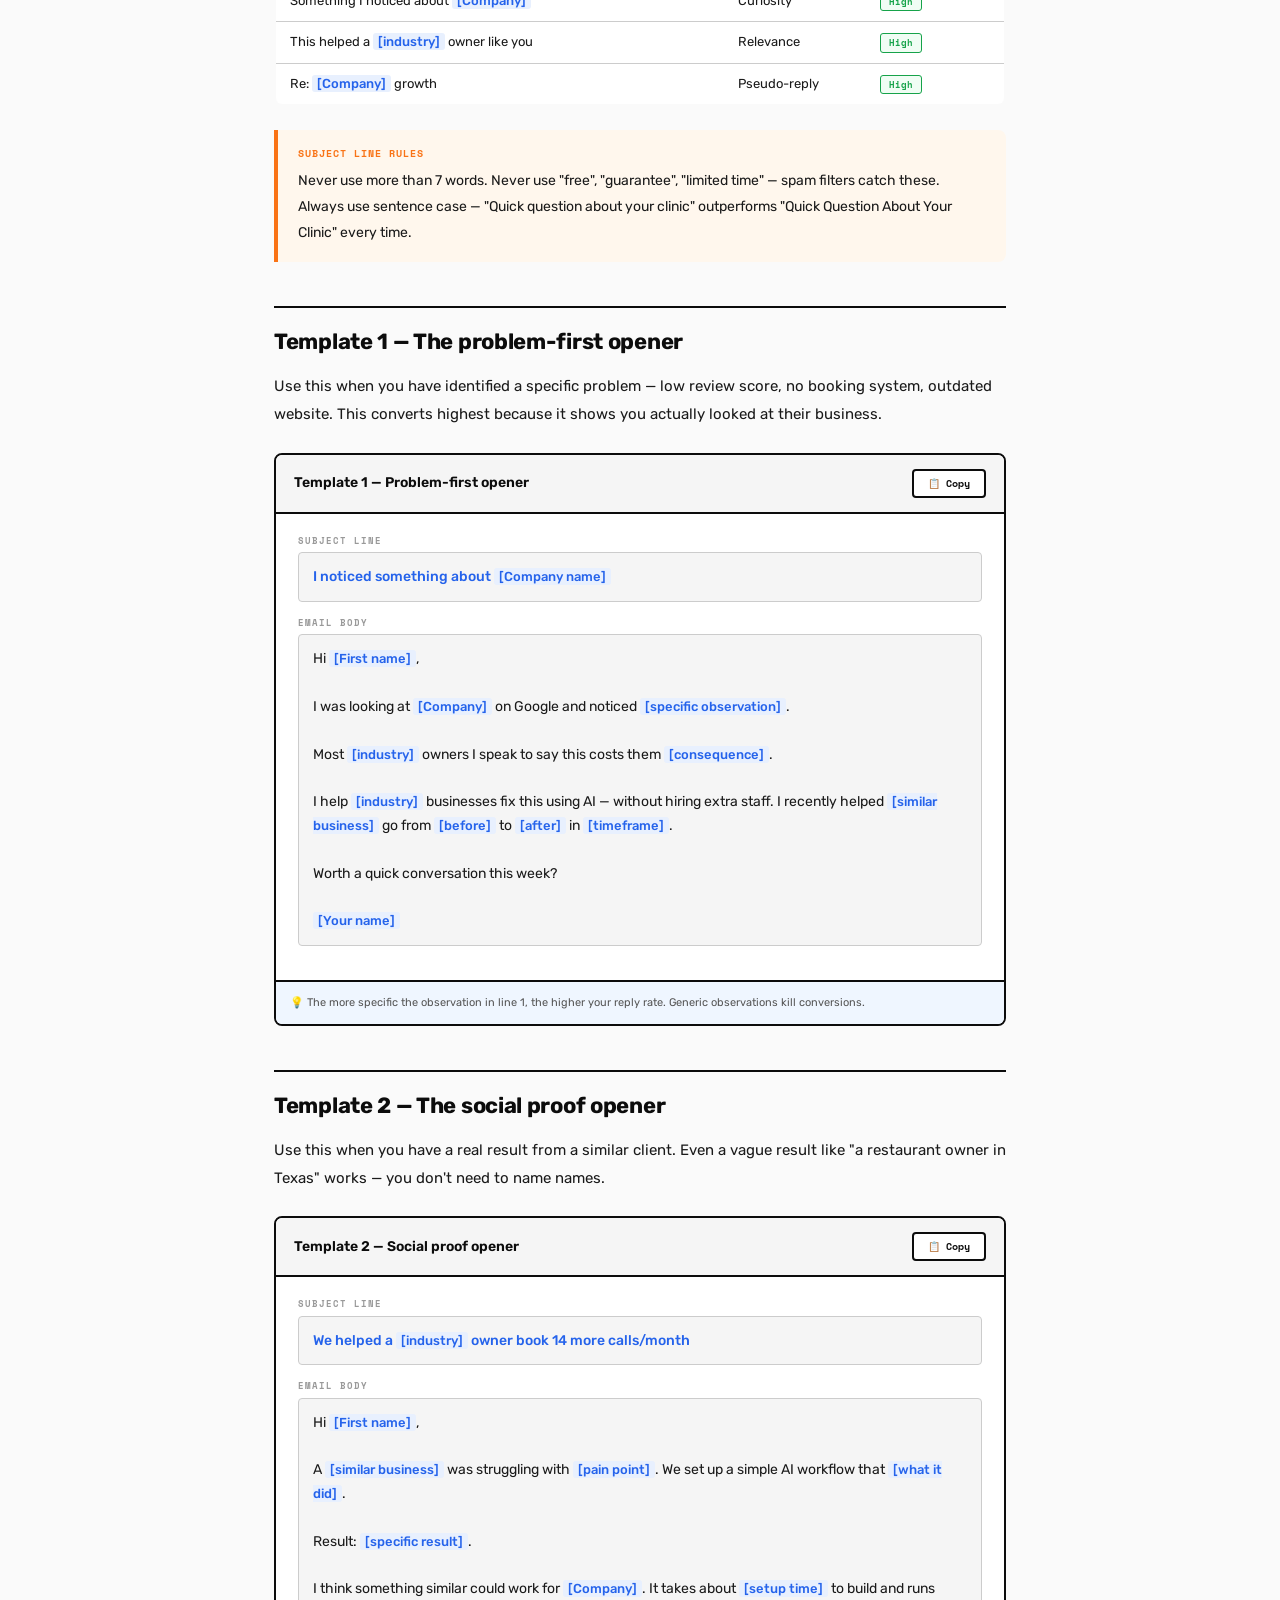
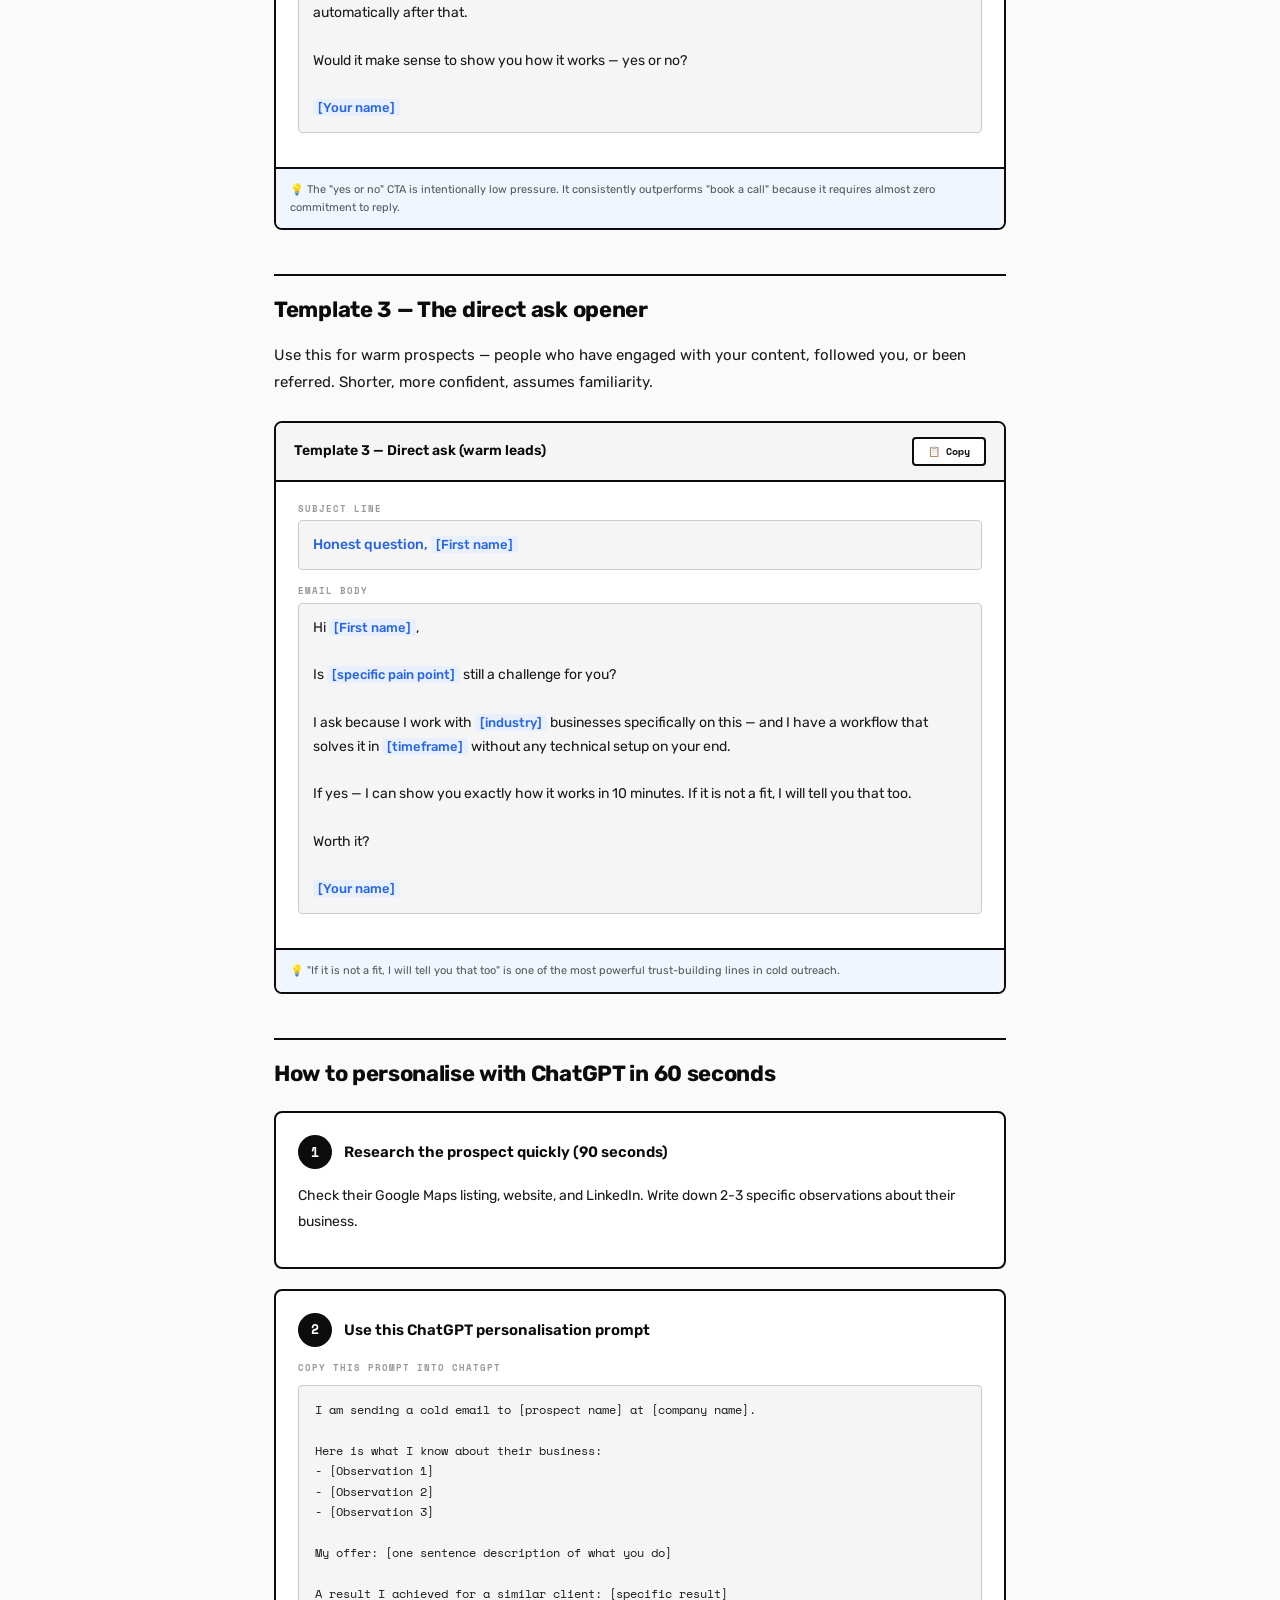
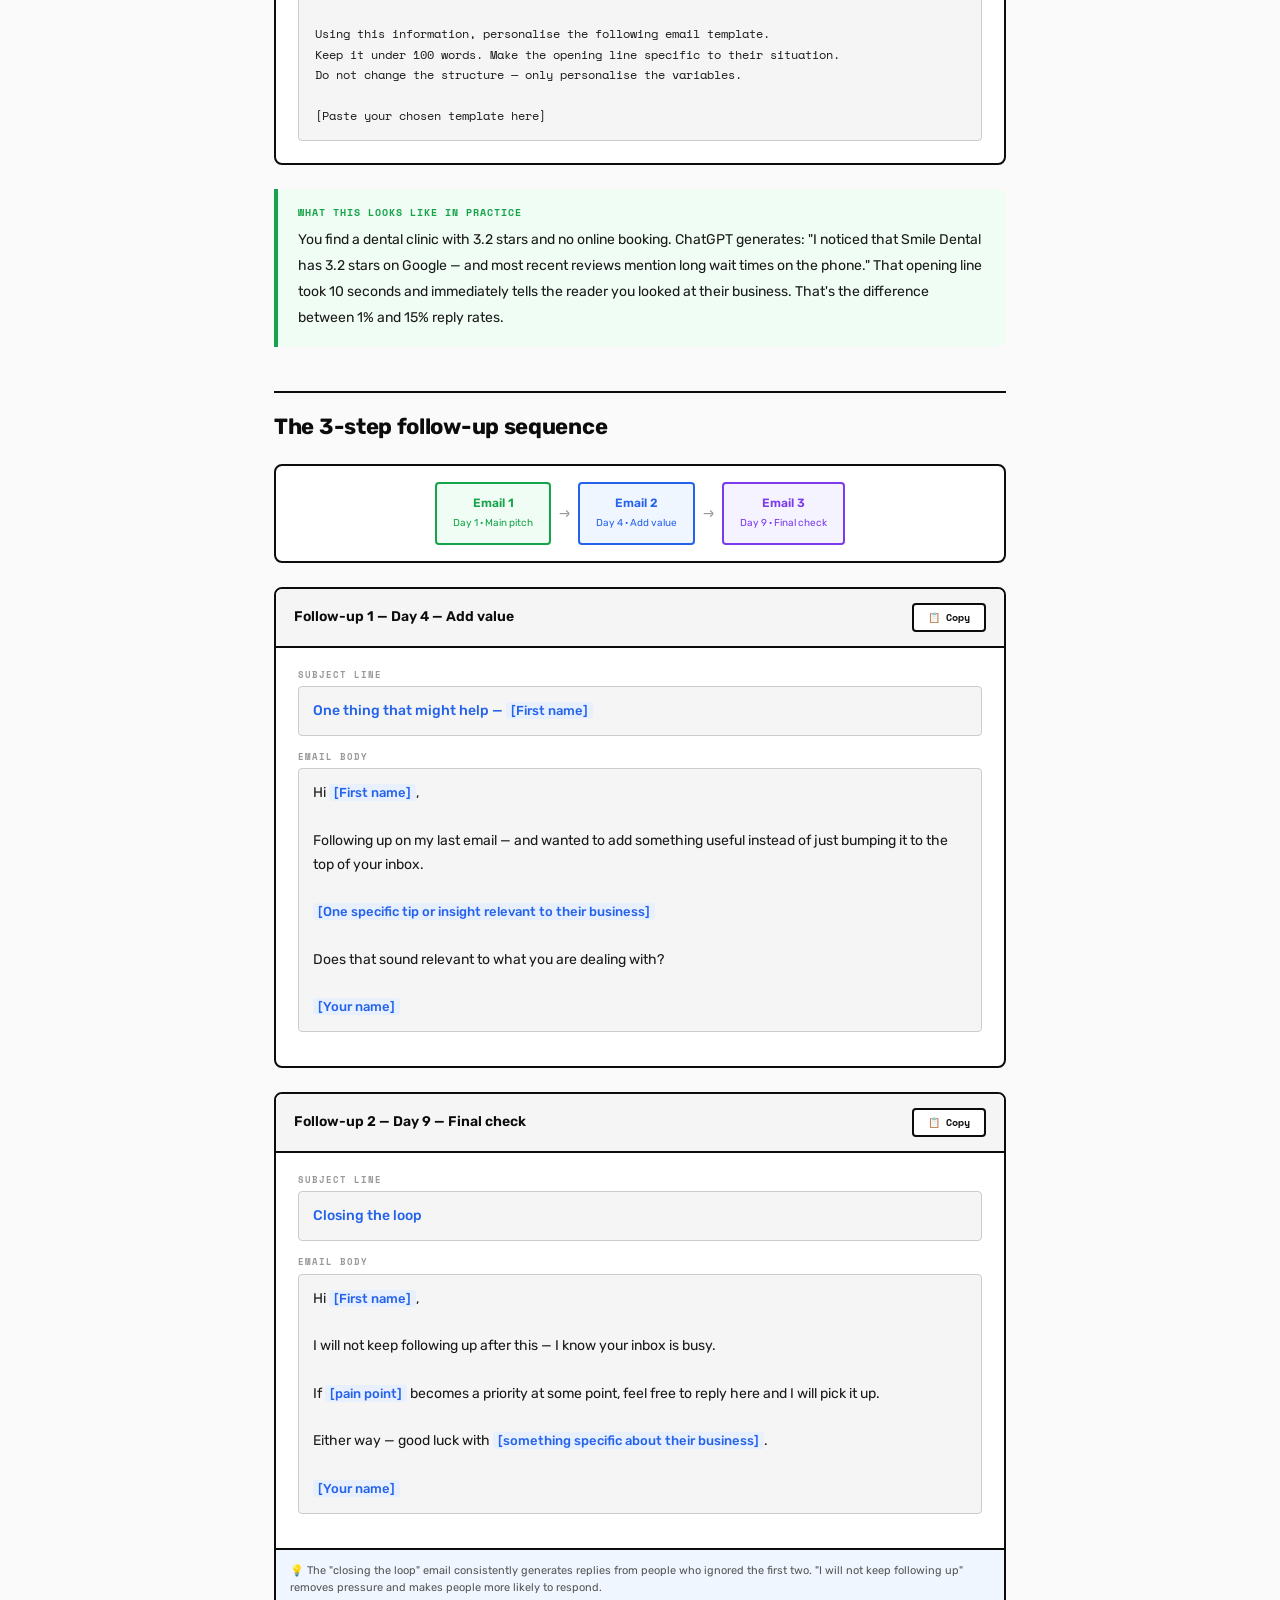
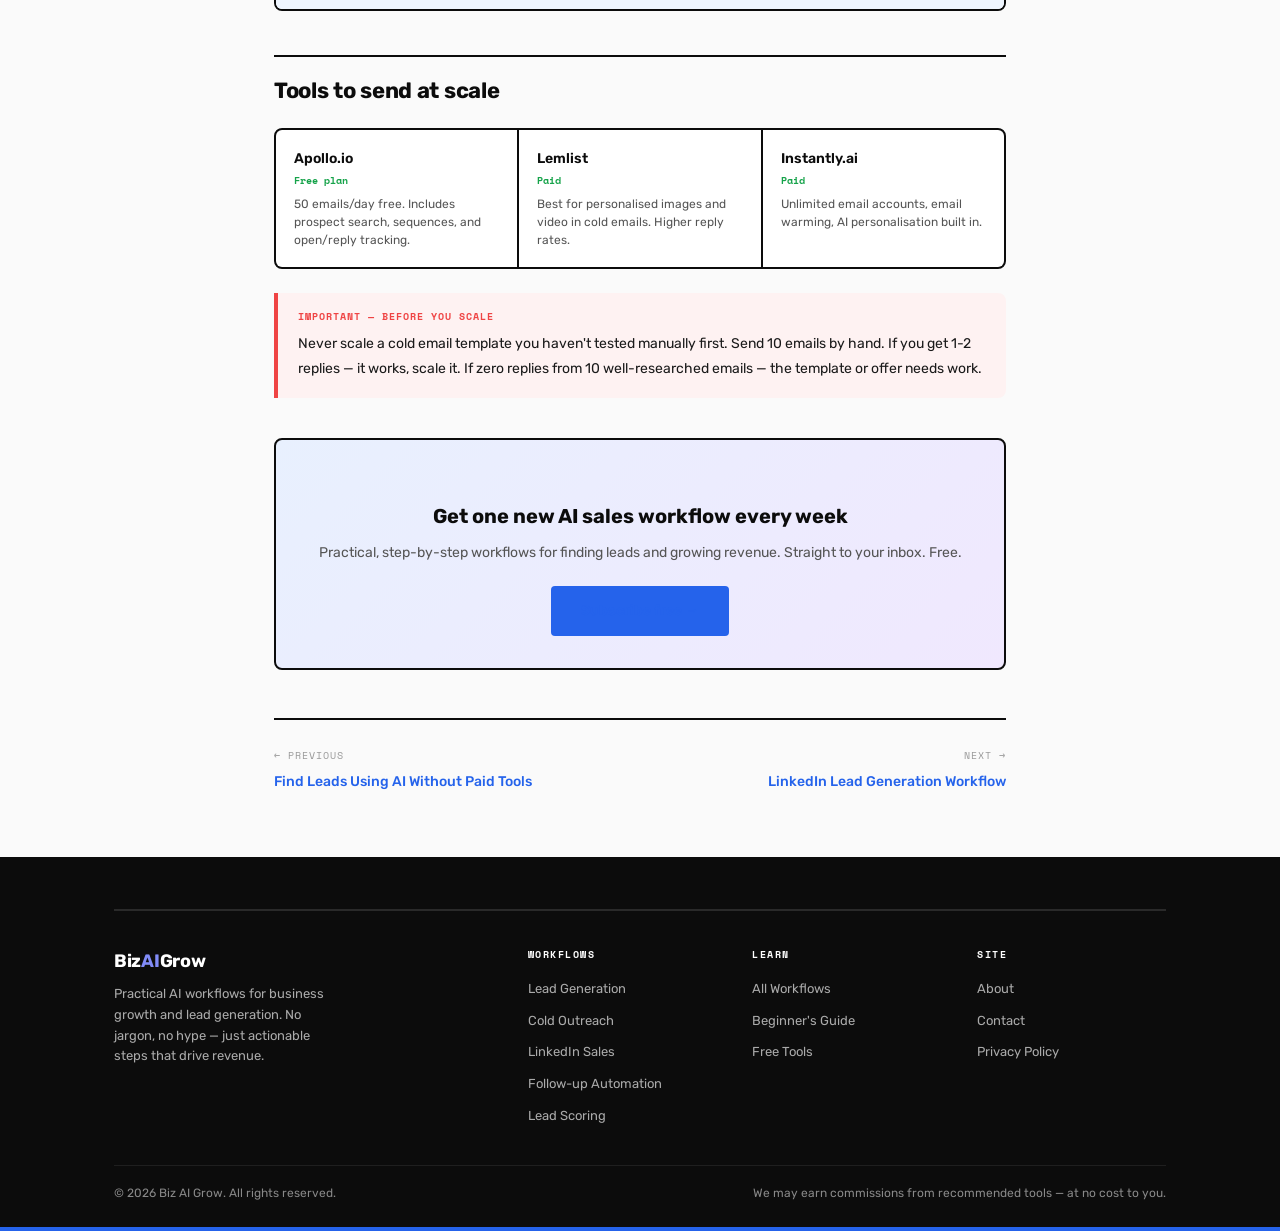
<file: aicold.html>
<!DOCTYPE html>
<html lang="en">
<head>
    <meta charset="UTF-8">
    <meta name="viewport" content="width=device-width, initial-scale=1.0">
    
    <!-- SEO -->
    <title>AI Cold Email Templates That Sound Human — Copy-Paste Ready (2026) | Biz AI Grow</title>
    <meta name="description" content="Copy-paste AI cold email templates with real examples, personalization formulas, and subject line swipe file. Higher reply rates without the robotic tone.">
    <meta name="robots" content="index, follow">
    <link rel="canonical" href="https://bizaigrow.com/blog/ai-cold-email-templates.html">
    
    <!-- Open Graph -->
    <meta property="og:title" content="AI Cold Email Templates That Sound Human | Biz AI Grow">
    <meta property="og:description" content="Real cold email templates written with AI that actually get replies. Includes subject lines, body copy, follow-ups and personalization formulas.">
    <meta property="og:type" content="article">
    <meta property="og:url" content="https://bizaigrow.com/blog/ai-cold-email-templates.html">
    
    <!-- Schema -->
    <script type="application/ld+json">
    {
        "@context": "https://schema.org",
        "@type": "Article",
        "headline": "AI Cold Email Templates That Sound Human",
        "description": "Copy-paste AI cold email templates with real examples, personalization formulas, and subject line swipe file.",
        "datePublished": "2026-07-04",
        "author": { "@type": "Organization", "name": "Biz AI Grow" }
    }
    </script>
    
    <!-- Fonts -->
    <link rel="preconnect" href="https://fonts.googleapis.com">
    <link rel="preconnect" href="https://fonts.gstatic.com" crossorigin>
    <link href="https://fonts.googleapis.com/css2?family=Rubik:ital,wght@0,400;0,500;0,600;0,700;0,800;0,900;1,400&family=Space+Mono:ital,wght@0,400;0,700;1,400&display=swap" rel="stylesheet">
    
    <link rel="stylesheet" href="../style.css">
    <style>
        .blog-header { padding: 56px 0 40px; background: linear-gradient(180deg, #e8f0fe 0%, #fafafa 100%); text-align: center; }
        .blog-header h1 { font-family: var(--font); font-size: clamp(26px, 5vw, 38px); font-weight: 700; letter-spacing: -1px; line-height: 1.2; margin-bottom: 14px; color: var(--black); max-width: 750px; margin-left: auto; margin-right: auto; }
        .blog-meta { display: flex; align-items: center; justify-content: center; gap: 12px; flex-wrap: wrap; font-size: 13px; color: var(--gray600); }
        .blog-tag { font-family: var(--mono); font-size: 10px; font-weight: 700; padding: 3px 10px; border-radius: 3px; text-transform: uppercase; letter-spacing: 0.5px; }
        .blog-tag-cat { background: #eff6ff; color: #2563eb; border: 1.5px solid #2563eb; }
        .blog-tag-ready { background: #f0fdf4; color: #16a34a; border: 1.5px solid #16a34a; }
        .blog-content { max-width: 780px; margin: 0 auto; padding: 0 24px 64px; }
        .blog-intro { font-size: 17px; color: var(--gray800); line-height: 1.8; margin-bottom: 28px; padding: 18px 20px; background: #eff6ff; border-left: 4px solid var(--accent); border-radius: 0 var(--radius-lg) var(--radius-lg) 0; }
        .blog-content h2 { font-family: var(--font); font-size: 22px; font-weight: 700; letter-spacing: -0.3px; color: var(--black); margin: 44px 0 14px; padding-top: 16px; border-top: 2px solid var(--black); }
        .blog-content h3 { font-family: var(--font); font-size: 17px; font-weight: 600; color: var(--black); margin: 28px 0 10px; }
        .blog-content p { font-size: 15px; color: var(--gray800); line-height: 1.85; margin-bottom: 16px; }
        .blog-content ul, .blog-content ol { margin: 12px 0 20px 22px; }
        .blog-content li { font-size: 15px; color: var(--gray800); line-height: 1.75; margin-bottom: 8px; }
        .blog-content strong { color: var(--black); font-weight: 600; }
        .blog-content a { color: var(--accent); text-decoration: none; border-bottom: 1.5px solid transparent; transition: border-color var(--transition); }
        .blog-content a:hover { border-bottom-color: var(--accent); }
        
        /* TOC */
        .blog-toc { background: var(--white); border: 2px solid var(--black); border-radius: var(--radius-lg); padding: 20px 22px; margin-bottom: 36px; }
        .blog-toc-label { font-family: var(--mono); font-size: 11px; font-weight: 700; text-transform: uppercase; letter-spacing: 1px; color: var(--gray400); margin-bottom: 12px; }
        .blog-toc ol { padding-left: 18px; margin: 0; columns: 2; column-gap: 24px; }
        .blog-toc li { font-size: 13px; margin-bottom: 5px; break-inside: avoid; }
        .blog-toc a { color: var(--gray600); }
        .blog-toc a:hover { color: var(--accent); }
        @media (max-width: 600px) { .blog-toc ol { columns: 1; } }
        
        /* Callouts */
        .blog-callout { border-radius: 0 var(--radius-lg) var(--radius-lg) 0; padding: 16px 20px; margin: 24px 0; }
        .blog-callout-label { font-family: var(--mono); font-size: 10px; font-weight: 700; text-transform: uppercase; letter-spacing: 1px; margin-bottom: 6px; }
        .blog-callout p { font-size: 14px; margin: 0; }
        .callout-blue { background: #eff6ff; border-left: 4px solid var(--accent); }
        .callout-blue .blog-callout-label { color: var(--accent); }
        .callout-green { background: #f0fdf4; border-left: 4px solid #16a34a; }
        .callout-green .blog-callout-label { color: #16a34a; }
        .callout-amber { background: #fff7ed; border-left: 4px solid #f97316; }
        .callout-amber .blog-callout-label { color: #f97316; }
        .callout-purple { background: #f5f3ff; border-left: 4px solid #7c3aed; }
        .callout-purple .blog-callout-label { color: #7c3aed; }
        .callout-red { background: #fef2f2; border-left: 4px solid #ef4444; }
        .callout-red .blog-callout-label { color: #ef4444; }
        
        /* Stats */
        .stat-row { display: grid; grid-template-columns: repeat(4,1fr); gap: 2px; background: var(--black); border: 2px solid var(--black); border-radius: var(--radius-lg); overflow: hidden; margin: 28px 0; }
        .stat-card { background: var(--white); padding: 18px; text-align: center; }
        .stat-num { font-family: var(--font); font-size: 28px; font-weight: 700; line-height: 1.1; margin-bottom: 4px; }
        .stat-num.g { color: #16a34a; }
        .stat-num.b { color: #2563eb; }
        .stat-num.p { color: #7c3aed; }
        .stat-num.a { color: #f97316; }
        .stat-label { font-size: 11px; color: var(--gray600); line-height: 1.4; }
        
        /* Do/Don't */
        .do-dont { display: grid; grid-template-columns: 1fr 1fr; gap: 2px; background: var(--black); border: 2px solid var(--black); border-radius: var(--radius-lg); overflow: hidden; margin: 24px 0; }
        .do-box, .dont-box { padding: 18px; }
        .do-box { background: #f0fdf4; }
        .dont-box { background: #fef2f2; }
        .do-label, .dont-label { font-family: var(--mono); font-size: 10px; font-weight: 700; text-transform: uppercase; letter-spacing: 1px; margin-bottom: 10px; }
        .do-label { color: #16a34a; }
        .dont-label { color: #ef4444; }
        .do-box ul, .dont-box ul { list-style: none; padding: 0; margin: 0; }
        .do-box li, .dont-box li { font-size: 13px; padding: 4px 0; border-bottom: 1px solid rgba(0,0,0,.05); line-height: 1.5; }
        .do-box li:last-child, .dont-box li:last-child { border-bottom: none; }
        .do-box li::before { content: "✓ "; color: #16a34a; font-weight: 700; }
        .dont-box li::before { content: "✗ "; color: #ef4444; font-weight: 700; }
        
        /* Flow */
        .flow-row { display: flex; align-items: center; gap: 8px; padding: 16px; background: var(--white); border: 2px solid var(--black); border-radius: var(--radius-lg); margin: 20px 0; flex-wrap: wrap; justify-content: center; }
        .flow-box { padding: 10px 16px; border-radius: var(--radius); font-size: 12px; font-weight: 600; text-align: center; min-width: 90px; border: 2px solid; }
        .fb-green { background: #f0fdf4; color: #16a34a; border-color: #16a34a; }
        .fb-blue { background: #eff6ff; color: #2563eb; border-color: #2563eb; }
        .fb-purple { background: #f5f3ff; color: #7c3aed; border-color: #7c3aed; }
        .fb-amber { background: #fff7ed; color: #f97316; border-color: #f97316; }
        .flow-arrow { font-family: var(--mono); font-size: 18px; color: var(--gray400); }
        
        /* Email Card */
        .email-card { background: var(--white); border: 2px solid var(--black); border-radius: var(--radius-lg); overflow: hidden; margin: 24px 0; }
        .email-card-header { padding: 14px 18px; border-bottom: 2px solid var(--black); display: flex; align-items: center; justify-content: space-between; flex-wrap: wrap; gap: 10px; background: var(--gray50); }
        .email-card-title { font-family: var(--font); font-size: 14px; font-weight: 600; color: var(--black); }
        .copy-btn { font-family: var(--mono); font-size: 10px; font-weight: 600; padding: 5px 14px; border-radius: var(--radius); background: var(--white); border: 2px solid var(--black); color: var(--black); cursor: pointer; transition: all var(--transition); display: flex; align-items: center; gap: 5px; }
        .copy-btn:hover { background: var(--black); color: var(--white); }
        .email-body { padding: 20px 22px; }
        .email-field { margin-bottom: 14px; }
        .email-field-label { font-family: var(--mono); font-size: 9px; font-weight: 700; text-transform: uppercase; letter-spacing: 1px; color: var(--gray400); margin-bottom: 4px; }
        .email-field-value { font-size: 14px; color: var(--gray800); line-height: 1.7; background: #f5f5f5; border: 1.5px solid var(--line-light); border-radius: var(--radius); padding: 12px 14px; }
        .email-field-value.subject { color: #2563eb; font-weight: 500; }
        .var { background: #e8f0fe; color: #2563eb; padding: 1px 5px; border-radius: 3px; font-size: 13px; font-weight: 500; }
        .email-note { font-size: 11px; color: var(--gray600); padding: 12px 14px; background: #eff6ff; border-top: 2px solid var(--black); line-height: 1.6; }
        
        /* Subject Table */
        .subject-table { width: 100%; border-collapse: collapse; margin: 20px 0; font-size: 13px; border: 2px solid var(--black); border-radius: var(--radius-lg); overflow: hidden; }
        .subject-table th { text-align: left; padding: 10px 14px; background: var(--gray50); border-bottom: 2px solid var(--black); font-family: var(--mono); font-size: 10px; font-weight: 700; text-transform: uppercase; letter-spacing: 1px; color: var(--gray400); }
        .subject-table td { padding: 10px 14px; border-bottom: 1px solid var(--line-light); color: var(--gray800); line-height: 1.5; vertical-align: top; background: var(--white); }
        .subject-table tr:hover td { background: #fafafa; }
        .rate { display: inline-block; font-family: var(--mono); font-size: 9px; font-weight: 700; padding: 2px 8px; border-radius: 3px; }
        .rate-high { background: #f0fdf4; color: #16a34a; border: 1px solid #16a34a; }
        .rate-med { background: #fff7ed; color: #f97316; border: 1px solid #f97316; }
        
        /* Step */
        .blog-step { background: var(--white); border: 2px solid var(--black); border-radius: var(--radius-lg); padding: 22px; margin: 20px 0; }
        .blog-step-top { display: flex; align-items: center; gap: 12px; margin-bottom: 14px; }
        .blog-step-num { width: 34px; height: 34px; border-radius: 50%; background: var(--black); color: var(--white); display: flex; align-items: center; justify-content: center; font-family: var(--mono); font-size: 13px; font-weight: 700; flex-shrink: 0; }
        .blog-step-title { font-family: var(--font); font-size: 15px; font-weight: 600; color: var(--black); }
        .blog-step p { font-size: 14px; margin-bottom: 10px; }
        
        /* Prompt */
        .blog-prompt { background: #f5f5f5; border: 1.5px solid var(--line-light); border-radius: var(--radius); padding: 14px 16px; font-family: var(--mono); font-size: 12px; color: var(--gray800); line-height: 1.7; margin-top: 10px; white-space: pre-wrap; word-break: break-word; }
        .blog-prompt-label { font-family: var(--mono); font-size: 9px; font-weight: 700; text-transform: uppercase; letter-spacing: 1px; color: var(--gray400); margin-bottom: 6px; }
        
        /* Tools */
        .blog-tools { display: grid; grid-template-columns: repeat(auto-fit,minmax(200px,1fr)); gap: 2px; background: var(--black); border: 2px solid var(--black); border-radius: var(--radius-lg); overflow: hidden; margin: 20px 0; }
        .blog-tool { background: var(--white); padding: 18px; }
        .blog-tool-name { font-size: 14px; font-weight: 600; color: var(--black); margin-bottom: 2px; }
        .blog-tool-cost { font-family: var(--mono); font-size: 10px; font-weight: 700; color: #16a34a; margin-bottom: 6px; }
        .blog-tool-desc { font-size: 12px; color: var(--gray600); line-height: 1.5; }
        
        /* Mind Map */
        .mindmap-wrap { background: var(--white); border: 2px solid var(--black); border-radius: var(--radius-lg); padding: 24px 16px; margin: 28px 0; overflow-x: auto; }
        .mindmap-label { font-family: var(--mono); font-size: 11px; font-weight: 700; text-transform: uppercase; letter-spacing: 1px; color: var(--accent); text-align: center; margin-bottom: 16px; }
        .mm-root { display: inline-block; background: var(--accent); color: var(--white); font-family: var(--font); font-size: 13px; font-weight: 700; padding: 10px 22px; border-radius: 30px; text-align: center; }
        .mm-branches { display: grid; grid-template-columns: repeat(auto-fit,minmax(140px,1fr)); gap: 12px; margin-top: 20px; width: 100%; }
        .mm-branch { background: var(--white); border: 2px solid var(--black); border-radius: var(--radius); padding: 14px; transition: all var(--transition); }
        .mm-branch:hover { transform: translateY(-2px); }
        .mm-branch-title { font-family: var(--font); font-size: 13px; font-weight: 600; margin-bottom: 8px; }
        .mm-branch-items { list-style: none; padding: 0; margin: 0; }
        .mm-branch-items li { font-size: 11px; color: var(--gray600); padding: 3px 0; border-bottom: 1px solid var(--line-light); line-height: 1.4; margin: 0; }
        .mm-branch-items li:last-child { border-bottom: none; }
        .c-green .mm-branch-title { color: #16a34a; }
        .c-blue .mm-branch-title { color: #2563eb; }
        .c-purple .mm-branch-title { color: #7c3aed; }
        .c-amber .mm-branch-title { color: #f97316; }
        .c-red .mm-branch-title { color: #ef4444; }
        
        /* CTA */
        .blog-cta { background: linear-gradient(135deg, #e8f0fe 0%, #f0e8fe 100%); border: 2px solid var(--black); border-radius: var(--radius-lg); padding: 32px 24px; margin: 40px 0; text-align: center; }
        .blog-cta h3 { font-family: var(--font); font-size: 20px; font-weight: 700; color: var(--black); margin-bottom: 8px; }
        .blog-cta p { font-size: 14px; color: var(--gray600); margin-bottom: 20px; }
        .blog-cta-btn { display: inline-block; background: var(--accent); color: var(--white); font-family: var(--font); font-size: 14px; font-weight: 600; padding: 12px 28px; border-radius: var(--radius); border: 2px solid var(--accent); text-decoration: none; transition: all var(--transition); }
        .blog-cta-btn:hover { background: #1d4ed8; border-color: #1d4ed8; transform: translateY(-2px); box-shadow: 0 6px 20px rgba(37, 99, 235, 0.35); }
        
        /* Bottom nav */
        .blog-bottom-nav { border-top: 2px solid var(--black); padding-top: 28px; margin-top: 48px; display: flex; justify-content: space-between; gap: 20px; flex-wrap: wrap; }
        .blog-nav-label { font-family: var(--mono); font-size: 10px; text-transform: uppercase; letter-spacing: 1px; color: var(--gray400); margin-bottom: 4px; }
        .blog-nav-title a { font-size: 14px; font-weight: 500; color: var(--accent); border-bottom: 1.5px solid transparent; }
        .blog-nav-title a:hover { border-bottom-color: var(--accent); }
        
        @media (max-width: 600px) {
            .blog-header { padding: 36px 0 28px; } .blog-header h1 { font-size: 22px; } .blog-content { padding: 0 16px 48px; }
            .stat-row { grid-template-columns: 1fr 1fr; } .do-dont { grid-template-columns: 1fr; }
            .mm-branches { grid-template-columns: 1fr 1fr; } .blog-bottom-nav { flex-direction: column; text-align: center; }
        }
    </style>
</head>
<body>

    <!-- NAV -->
    <nav class="navbar" id="navbar">
        <div class="nav-inner">
            <a href="/" class="logo">Biz<span>AI</span>Grow</a>
            <ul class="nav-links" id="navLinks">
                <li><a href="/#how">How It Works</a></li>
                <li><a href="/#workflows">Workflows</a></li>
                <li><a href="/#learn">Learn</a></li>
                <li><a href="/about.html">About</a></li>
                <li><a href="/#newsletter" class="nav-cta">Get Free Workflows</a></li>
            </ul>
            <button class="hamburger" id="hamburger" aria-label="Menu"><span></span><span></span><span></span></button>
        </div>
    </nav>

    <!-- HEADER -->
    <section class="blog-header">
        <div class="container">
            <span class="section-tag">Cold Outreach</span>
            <h1>AI Cold Email Templates That Sound Human — And Actually Get Replies</h1>
            <div class="blog-meta">
                <span class="blog-tag blog-tag-cat">Cold Outreach</span>
                <span class="blog-tag blog-tag-ready">Copy-Paste Ready</span>
                <span>July 2026</span>
                <span>· 11 min read</span>
            </div>
        </div>
    </section>

    <!-- CONTENT -->
    <div class="blog-content">

        <p class="blog-intro">
            Most cold emails fail not because the offer is bad — but because the email sounds like it was written by a robot. In this workflow you get real AI-powered templates, a subject line swipe file, and the exact ChatGPT prompts to personalise every email in under 60 seconds.
        </p>

        <!-- STATS -->
        <div class="stat-row">
            <div class="stat-card"><div class="stat-num g">1–3%</div><div class="stat-label">Average cold email reply rate (generic)</div></div>
            <div class="stat-card"><div class="stat-num b">17%</div><div class="stat-label">Reply rate with AI personalisation</div></div>
            <div class="stat-card"><div class="stat-num p">60s</div><div class="stat-label">Time to personalise one email</div></div>
            <div class="stat-card"><div class="stat-num a">5x</div><div class="stat-label">More replies from personalised subject lines</div></div>
        </div>

        <!-- TOC -->
        <div class="blog-toc">
            <div class="blog-toc-label">In this article</div>
            <ol>
                <li><a href="#why">Why most cold emails fail</a></li>
                <li><a href="#anatomy">Anatomy of a cold email</a></li>
                <li><a href="#subjects">Subject line swipe file</a></li>
                <li><a href="#template1">Template 1 — Problem-first</a></li>
                <li><a href="#template2">Template 2 — Social proof</a></li>
                <li><a href="#template3">Template 3 — Direct ask</a></li>
                <li><a href="#personalise">Personalise with ChatGPT</a></li>
                <li><a href="#followup">Follow-up sequence</a></li>
                <li><a href="#tools">Tools to scale</a></li>
            </ol>
        </div>

        <!-- MIND MAP -->
        <div class="mindmap-wrap">
            <div class="mindmap-label">Cold Email Success — Mind Map</div>
            <div style="text-align:center;margin-bottom:20px;"><span class="mm-root">Cold email that gets replies</span></div>
            <div class="mm-branches">
                <div class="mm-branch c-green">
                    <div class="mm-branch-title">📧 Subject Line</div>
                    <ul class="mm-branch-items"><li>Under 7 words</li><li>Curiosity or pain</li><li>No spam words</li><li>Personalised</li></ul>
                </div>
                <div class="mm-branch c-blue">
                    <div class="mm-branch-title">✍️ Opening Line</div>
                    <ul class="mm-branch-items"><li>About THEM not you</li><li>Specific observation</li><li>1 sentence max</li><li>No "I hope this finds you well"</li></ul>
                </div>
                <div class="mm-branch c-purple">
                    <div class="mm-branch-title">💎 Value Proposition</div>
                    <ul class="mm-branch-items"><li>One clear outcome</li><li>Specific number</li><li>Relevant to their pain</li><li>2 sentences max</li></ul>
                </div>
                <div class="mm-branch c-amber">
                    <div class="mm-branch-title">🏆 Social Proof</div>
                    <ul class="mm-branch-items"><li>Similar client result</li><li>Specific industry</li><li>Real number</li><li>Optional but powerful</li></ul>
                </div>
                <div class="mm-branch c-red">
                    <div class="mm-branch-title">🎯 Call to Action</div>
                    <ul class="mm-branch-items"><li>One ask only</li><li>Low commitment</li><li>Yes or no question</li><li>No calendar links</li></ul>
                </div>
            </div>
        </div>

        <h2 id="why">Why most cold emails fail — and how AI fixes it</h2>

        <p>The average professional receives 121 emails per day. Your cold email competes with every one of them for 3 seconds of attention. In those 3 seconds, the reader decides — does this person know something about me, or are they blasting this to a thousand strangers?</p>

        <p><strong>AI changes this equation.</strong> Instead of spending 10 minutes researching each prospect manually, you give ChatGPT the prospect's details and it generates a relevant, specific opening line in under 10 seconds. You keep the scale. You gain the personalisation. Reply rates go up.</p>

        <div class="do-dont">
            <div class="do-box"><div class="do-label">✅ What works</div><ul><li>Specific observation about their business</li><li>One clear problem you solve</li><li>One result from a similar client</li><li>One low-commitment ask</li><li>Under 100 words total</li></ul></div>
            <div class="dont-box"><div class="dont-label">❌ What fails</div><ul><li>"I hope this email finds you well"</li><li>Long paragraphs about your company</li><li>Generic "I can help your business"</li><li>Asking for a 30-minute call immediately</li><li>More than 150 words</li></ul></div>
        </div>

        <h2 id="anatomy">The anatomy of a cold email that works</h2>

        <div class="flow-row">
            <div class="flow-box fb-green">Subject line<br><span style="font-size:10px;font-weight:400">3 seconds</span></div>
            <span class="flow-arrow">→</span>
            <div class="flow-box fb-blue">Opening line<br><span style="font-size:10px;font-weight:400">About them</span></div>
            <span class="flow-arrow">→</span>
            <div class="flow-box fb-purple">Value prop<br><span style="font-size:10px;font-weight:400">One outcome</span></div>
            <span class="flow-arrow">→</span>
            <div class="flow-box fb-amber">Proof<br><span style="font-size:10px;font-weight:400">Real result</span></div>
            <span class="flow-arrow">→</span>
            <div class="flow-box fb-green">CTA<br><span style="font-size:10px;font-weight:400">One ask</span></div>
        </div>

        <div class="blog-callout callout-blue">
            <div class="blog-callout-label">The 5-second rule</div>
            <p>If your prospect cannot understand in 5 seconds what you are offering and why it matters to them — your email will be deleted. Every sentence must earn its place. If a sentence is about you and not about them — cut it.</p>
        </div>

        <h2 id="subjects">Subject line swipe file — 20 that work</h2>

        <table class="subject-table">
            <thead><tr><th>Subject line</th><th>Type</th><th>Performance</th></tr></thead>
            <tbody>
                <tr><td>Quick question about <span class="var">[Company]</span></td><td>Curiosity</td><td><span class="rate rate-high">High</span></td></tr>
                <tr><td>I noticed something on your website</td><td>Curiosity</td><td><span class="rate rate-high">High</span></td></tr>
                <tr><td><span class="var">[First name]</span> — idea for more leads</td><td>Value</td><td><span class="rate rate-high">High</span></td></tr>
                <tr><td>How <span class="var">[Competitor]</span> gets 3x more replies</td><td>Social proof</td><td><span class="rate rate-high">High</span></td></tr>
                <tr><td>Your Google reviews caught my attention</td><td>Observation</td><td><span class="rate rate-high">High</span></td></tr>
                <tr><td>Can I send you something useful?</td><td>Permission</td><td><span class="rate rate-med">Medium</span></td></tr>
                <tr><td>Idea for <span class="var">[industry]</span> businesses like yours</td><td>Value</td><td><span class="rate rate-med">Medium</span></td></tr>
                <tr><td>We helped a <span class="var">[similar biz]</span> book 12 more calls/month</td><td>Proof</td><td><span class="rate rate-high">High</span></td></tr>
                <tr><td>5 minutes to more <span class="var">[goal]</span>?</td><td>Time-based</td><td><span class="rate rate-med">Medium</span></td></tr>
                <tr><td>Honest question, <span class="var">[First name]</span></td><td>Direct</td><td><span class="rate rate-high">High</span></td></tr>
                <tr><td>Not sure if this is relevant…</td><td>Humble</td><td><span class="rate rate-med">Medium</span></td></tr>
                <tr><td>Found your business on Google Maps</td><td>Observation</td><td><span class="rate rate-high">High</span></td></tr>
                <tr><td>Your <span class="var">[specific issue]</span> — I have a solution</td><td>Problem</td><td><span class="rate rate-high">High</span></td></tr>
                <tr><td>Is <span class="var">[pain point]</span> still a challenge?</td><td>Pain</td><td><span class="rate rate-med">Medium</span></td></tr>
                <tr><td>Quick idea — <span class="var">[First name]</span></td><td>Curiosity</td><td><span class="rate rate-med">Medium</span></td></tr>
                <tr><td>Following up on something I saw</td><td>Intrigue</td><td><span class="rate rate-med">Medium</span></td></tr>
                <tr><td><span class="var">[First name]</span>, worth 2 minutes?</td><td>Time-based</td><td><span class="rate rate-med">Medium</span></td></tr>
                <tr><td>Something I noticed about <span class="var">[Company]</span></td><td>Curiosity</td><td><span class="rate rate-high">High</span></td></tr>
                <tr><td>This helped a <span class="var">[industry]</span> owner like you</td><td>Relevance</td><td><span class="rate rate-high">High</span></td></tr>
                <tr><td>Re: <span class="var">[Company]</span> growth</td><td>Pseudo-reply</td><td><span class="rate rate-high">High</span></td></tr>
            </tbody>
        </table>

        <div class="blog-callout callout-amber">
            <div class="blog-callout-label">Subject line rules</div>
            <p>Never use more than 7 words. Never use "free", "guarantee", "limited time" — spam filters catch these. Always use sentence case — "Quick question about your clinic" outperforms "Quick Question About Your Clinic" every time.</p>
        </div>

        <!-- TEMPLATE 1 -->
        <h2 id="template1">Template 1 — The problem-first opener</h2>
        <p>Use this when you have identified a specific problem — low review score, no booking system, outdated website. This converts highest because it shows you actually looked at their business.</p>

        <div class="email-card">
            <div class="email-card-header"><span class="email-card-title">Template 1 — Problem-first opener</span><button class="copy-btn" onclick="copyEmail('t1',this)">📋 Copy</button></div>
            <div class="email-body" id="t1">
                <div class="email-field"><div class="email-field-label">Subject line</div><div class="email-field-value subject">I noticed something about <span class="var">[Company name]</span></div></div>
                <div class="email-field"><div class="email-field-label">Email body</div><div class="email-field-value">Hi <span class="var">[First name]</span>,<br><br>I was looking at <span class="var">[Company]</span> on Google and noticed <span class="var">[specific observation]</span>.<br><br>Most <span class="var">[industry]</span> owners I speak to say this costs them <span class="var">[consequence]</span>.<br><br>I help <span class="var">[industry]</span> businesses fix this using AI — without hiring extra staff. I recently helped <span class="var">[similar business]</span> go from <span class="var">[before]</span> to <span class="var">[after]</span> in <span class="var">[timeframe]</span>.<br><br>Worth a quick conversation this week?<br><br><span class="var">[Your name]</span></div></div>
            </div>
            <div class="email-note">💡 The more specific the observation in line 1, the higher your reply rate. Generic observations kill conversions.</div>
        </div>

        <!-- TEMPLATE 2 -->
        <h2 id="template2">Template 2 — The social proof opener</h2>
        <p>Use this when you have a real result from a similar client. Even a vague result like "a restaurant owner in Texas" works — you don't need to name names.</p>

        <div class="email-card">
            <div class="email-card-header"><span class="email-card-title">Template 2 — Social proof opener</span><button class="copy-btn" onclick="copyEmail('t2',this)">📋 Copy</button></div>
            <div class="email-body" id="t2">
                <div class="email-field"><div class="email-field-label">Subject line</div><div class="email-field-value subject">We helped a <span class="var">[industry]</span> owner book 14 more calls/month</div></div>
                <div class="email-field"><div class="email-field-label">Email body</div><div class="email-field-value">Hi <span class="var">[First name]</span>,<br><br>A <span class="var">[similar business]</span> was struggling with <span class="var">[pain point]</span>. We set up a simple AI workflow that <span class="var">[what it did]</span>.<br><br>Result: <span class="var">[specific result]</span>.<br><br>I think something similar could work for <span class="var">[Company]</span>. It takes about <span class="var">[setup time]</span> to build and runs automatically after that.<br><br>Would it make sense to show you how it works — yes or no?<br><br><span class="var">[Your name]</span></div></div>
            </div>
            <div class="email-note">💡 The "yes or no" CTA is intentionally low pressure. It consistently outperforms "book a call" because it requires almost zero commitment to reply.</div>
        </div>

        <!-- TEMPLATE 3 -->
        <h2 id="template3">Template 3 — The direct ask opener</h2>
        <p>Use this for warm prospects — people who have engaged with your content, followed you, or been referred. Shorter, more confident, assumes familiarity.</p>

        <div class="email-card">
            <div class="email-card-header"><span class="email-card-title">Template 3 — Direct ask (warm leads)</span><button class="copy-btn" onclick="copyEmail('t3',this)">📋 Copy</button></div>
            <div class="email-body" id="t3">
                <div class="email-field"><div class="email-field-label">Subject line</div><div class="email-field-value subject">Honest question, <span class="var">[First name]</span></div></div>
                <div class="email-field"><div class="email-field-label">Email body</div><div class="email-field-value">Hi <span class="var">[First name]</span>,<br><br>Is <span class="var">[specific pain point]</span> still a challenge for you?<br><br>I ask because I work with <span class="var">[industry]</span> businesses specifically on this — and I have a workflow that solves it in <span class="var">[timeframe]</span> without any technical setup on your end.<br><br>If yes — I can show you exactly how it works in 10 minutes. If it is not a fit, I will tell you that too.<br><br>Worth it?<br><br><span class="var">[Your name]</span></div></div>
            </div>
            <div class="email-note">💡 "If it is not a fit, I will tell you that too" is one of the most powerful trust-building lines in cold outreach.</div>
        </div>

        <!-- PERSONALISE -->
        <h2 id="personalise">How to personalise with ChatGPT in 60 seconds</h2>

        <div class="blog-step">
            <div class="blog-step-top"><div class="blog-step-num">1</div><div class="blog-step-title">Research the prospect quickly (90 seconds)</div></div>
            <p>Check their Google Maps listing, website, and LinkedIn. Write down 2-3 specific observations about their business.</p>
        </div>

        <div class="blog-step">
            <div class="blog-step-top"><div class="blog-step-num">2</div><div class="blog-step-title">Use this ChatGPT personalisation prompt</div></div>
            <div class="blog-prompt-label">Copy this prompt into ChatGPT</div>
            <div class="blog-prompt">I am sending a cold email to [prospect name] at [company name].

Here is what I know about their business:
- [Observation 1]
- [Observation 2]
- [Observation 3]

My offer: [one sentence description of what you do]

A result I achieved for a similar client: [specific result]

Using this information, personalise the following email template.
Keep it under 100 words. Make the opening line specific to their situation.
Do not change the structure — only personalise the variables.

[Paste your chosen template here]</div>
        </div>

        <div class="blog-callout callout-green">
            <div class="blog-callout-label">What this looks like in practice</div>
            <p>You find a dental clinic with 3.2 stars and no online booking. ChatGPT generates: "I noticed that Smile Dental has 3.2 stars on Google — and most recent reviews mention long wait times on the phone." That opening line took 10 seconds and immediately tells the reader you looked at their business. That's the difference between 1% and 15% reply rates.</p>
        </div>

        <!-- FOLLOW-UP -->
        <h2 id="followup">The 3-step follow-up sequence</h2>

        <div class="flow-row">
            <div class="flow-box fb-green">Email 1<br><span style="font-size:10px;font-weight:400">Day 1 · Main pitch</span></div>
            <span class="flow-arrow">→</span>
            <div class="flow-box fb-blue">Email 2<br><span style="font-size:10px;font-weight:400">Day 4 · Add value</span></div>
            <span class="flow-arrow">→</span>
            <div class="flow-box fb-purple">Email 3<br><span style="font-size:10px;font-weight:400">Day 9 · Final check</span></div>
        </div>

        <div class="email-card">
            <div class="email-card-header"><span class="email-card-title">Follow-up 1 — Day 4 — Add value</span><button class="copy-btn" onclick="copyEmail('fu1',this)">📋 Copy</button></div>
            <div class="email-body" id="fu1">
                <div class="email-field"><div class="email-field-label">Subject line</div><div class="email-field-value subject">One thing that might help — <span class="var">[First name]</span></div></div>
                <div class="email-field"><div class="email-field-label">Email body</div><div class="email-field-value">Hi <span class="var">[First name]</span>,<br><br>Following up on my last email — and wanted to add something useful instead of just bumping it to the top of your inbox.<br><br><span class="var">[One specific tip or insight relevant to their business]</span><br><br>Does that sound relevant to what you are dealing with?<br><br><span class="var">[Your name]</span></div></div>
            </div>
        </div>

        <div class="email-card">
            <div class="email-card-header"><span class="email-card-title">Follow-up 2 — Day 9 — Final check</span><button class="copy-btn" onclick="copyEmail('fu2',this)">📋 Copy</button></div>
            <div class="email-body" id="fu2">
                <div class="email-field"><div class="email-field-label">Subject line</div><div class="email-field-value subject">Closing the loop</div></div>
                <div class="email-field"><div class="email-field-label">Email body</div><div class="email-field-value">Hi <span class="var">[First name]</span>,<br><br>I will not keep following up after this — I know your inbox is busy.<br><br>If <span class="var">[pain point]</span> becomes a priority at some point, feel free to reply here and I will pick it up.<br><br>Either way — good luck with <span class="var">[something specific about their business]</span>.<br><br><span class="var">[Your name]</span></div></div>
            </div>
            <div class="email-note">💡 The "closing the loop" email consistently generates replies from people who ignored the first two. "I will not keep following up" removes pressure and makes people more likely to respond.</div>
        </div>

        <!-- TOOLS -->
        <h2 id="tools">Tools to send at scale</h2>

        <div class="blog-tools">
            <div class="blog-tool"><div class="blog-tool-name">Apollo.io</div><div class="blog-tool-cost">Free plan</div><div class="blog-tool-desc">50 emails/day free. Includes prospect search, sequences, and open/reply tracking.</div></div>
            <div class="blog-tool"><div class="blog-tool-name">Lemlist</div><div class="blog-tool-cost">Paid</div><div class="blog-tool-desc">Best for personalised images and video in cold emails. Higher reply rates.</div></div>
            <div class="blog-tool"><div class="blog-tool-name">Instantly.ai</div><div class="blog-tool-cost">Paid</div><div class="blog-tool-desc">Unlimited email accounts, email warming, AI personalisation built in.</div></div>
        </div>

        <div class="blog-callout callout-red">
            <div class="blog-callout-label">Important — before you scale</div>
            <p>Never scale a cold email template you haven't tested manually first. Send 10 emails by hand. If you get 1-2 replies — it works, scale it. If zero replies from 10 well-researched emails — the template or offer needs work.</p>
        </div>

        <!-- CTA -->
        <div class="blog-cta">
            <h3>Get one new AI sales workflow every week</h3>
            <p>Practical, step-by-step workflows for finding leads and growing revenue. Straight to your inbox. Free.</p>
            <a href="/#newsletter" class="blog-cta-btn">Subscribe free →</a>
        </div>

        <!-- BOTTOM NAV -->
        <div class="blog-bottom-nav">
            <div><div class="blog-nav-label">← Previous</div><div class="blog-nav-title"><a href="/blog/find-leads-ai-free.html">Find Leads Using AI Without Paid Tools</a></div></div>
            <div style="text-align:right;"><div class="blog-nav-label">Next →</div><div class="blog-nav-title"><a href="/blog/linkedin-lead-generation-workflow.html">LinkedIn Lead Generation Workflow</a></div></div>
        </div>

    </div>

    <!-- FOOTER -->
    <footer>
        <div class="container">
            <div class="footer-top-line"></div>
            <div class="footer-grid">
                <div class="footer-brand">
                    <a href="/" class="footer-logo">Biz<span>AI</span>Grow</a>
                    <p>Practical AI workflows for business growth and lead generation. No jargon, no hype — just actionable steps that drive revenue.</p>
                </div>
                <div class="footer-col">
                    <h4>Workflows</h4>
                    <ul>
                        <li><a href="/#workflows">Lead Generation</a></li>
                        <li><a href="/#workflows">Cold Outreach</a></li>
                        <li><a href="/#workflows">LinkedIn Sales</a></li>
                        <li><a href="/#workflows">Follow-up Automation</a></li>
                        <li><a href="/#workflows">Lead Scoring</a></li>
                    </ul>
                </div>
                <div class="footer-col">
                    <h4>Learn</h4>
                    <ul>
                        <li><a href="/#workflows">All Workflows</a></li>
                        <li><a href="/#workflows">Beginner's Guide</a></li>
                        <li><a href="/#learn">Free Tools</a></li>
                    </ul>
                </div>
                <div class="footer-col">
                    <h4>Site</h4>
                    <ul>
                        <li><a href="/about.html">About</a></li>
                        <li><a href="#">Contact</a></li>
                        <li><a href="#">Privacy Policy</a></li>
                    </ul>
                </div>
            </div>
            <div class="footer-bottom-line"></div>
            <div class="footer-bottom">
                <p>&copy; 2026 Biz AI Grow. All rights reserved.</p>
                <p>We may earn commissions from recommended tools — at no cost to you.</p>
            </div>
        </div>
    </footer>

    <!-- TOAST -->
    <div class="toast" id="toast"><span id="toastMsg"></span></div>

    <script src="../script.js"></script>
    <script>
        function copyEmail(id,btn){
            const el=document.getElementById(id);
            if(!el)return;
            const fields=el.querySelectorAll('.email-field-value');
            let text='';
            fields.forEach((f,i)=>{
                if(i===0)text+='Subject: '+f.innerText.trim()+'\n\n';
                else text+=f.innerText.trim();
            });
            navigator.clipboard.writeText(text).then(()=>{
                const orig=btn.innerHTML;
                btn.innerHTML='✅ Copied!';
                btn.style.background='var(--black)';
                btn.style.color='var(--white)';
                setTimeout(()=>{btn.innerHTML=orig;btn.style.background='';btn.style.color=''},2000);
            });
        }
    </script>
</body>
</html>
</file>
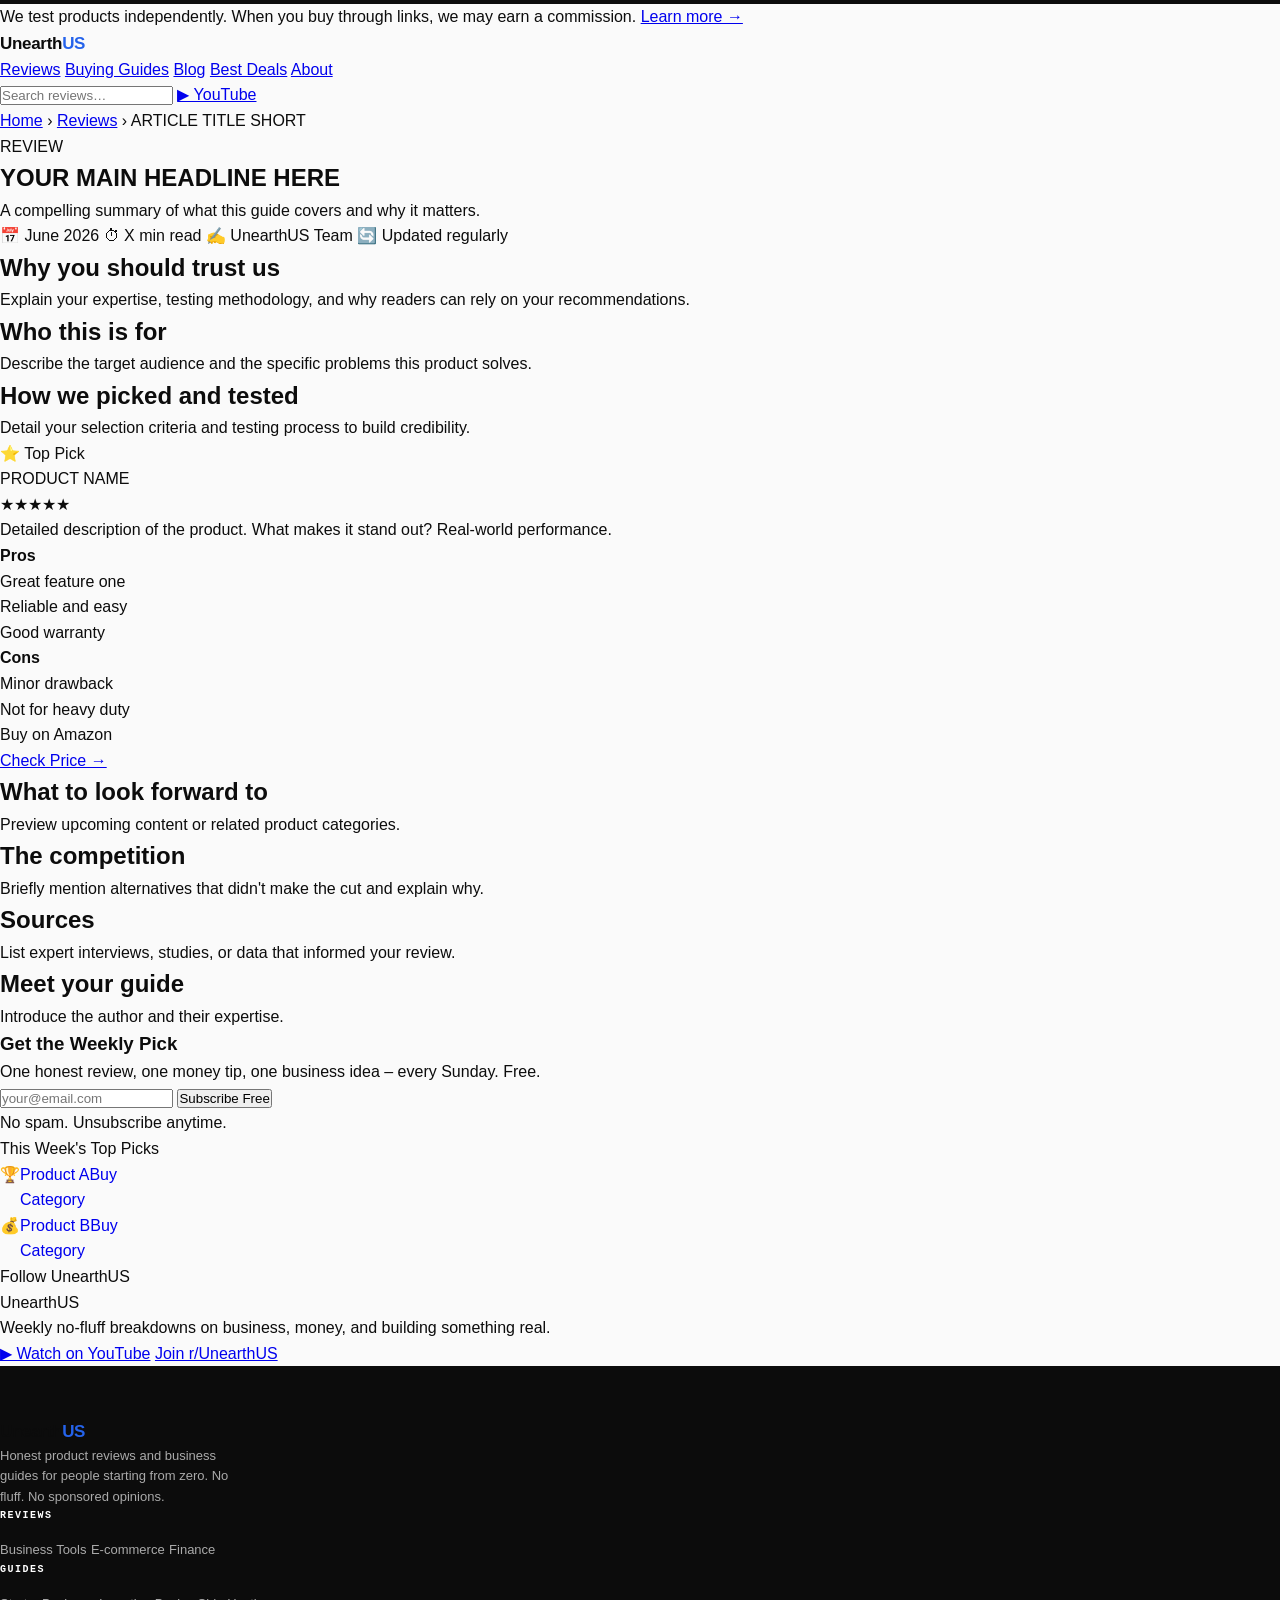
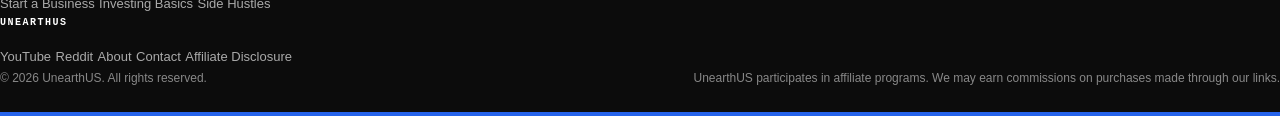
<file: article-template-clean.html>
<!DOCTYPE html>
<html lang="en">
<head>
<meta charset="UTF-8">
<meta name="viewport" content="width=device-width, initial-scale=1.0">
<title>REPLACE WITH ARTICLE TITLE – UnearthUS</title>
<link rel="stylesheet" href="style.css">
</head>
<body>

<!-- Topbar (affiliate disclosure) -->
<div class="topbar">
  We test products independently. When you buy through links, we may earn a commission. <a href="about.html">Learn more →</a>
</div>

<!-- Header (same as homepage) -->
<header>
  <div class="header-inner">
    <a href="index.html" class="logo">Unearth<span>US</span></a>
    <nav class="nav">
      <a href="index.html#reviews">Reviews</a>
      <a href="index.html#guides">Buying Guides</a>
      <a href="index.html#blog">Blog</a>
      <a href="index.html#reviews">Best Deals</a>
      <a href="about.html">About</a>
    </nav>
    <div class="header-right">
      <input class="search-box" type="text" placeholder="Search reviews…" onkeydown="if(event.key==='Enter'){alert('Search coming soon!')}">
      <a href="https://www.youtube.com/@UnearthUS" target="_blank" rel="noopener" class="btn-yt">▶ YouTube</a>
    </div>
  </div>
</header>

<!-- Article main layout -->
<div class="article-wrap">
  <article>

    <!-- Breadcrumb -->
    <div class="breadcrumb">
      <a href="index.html">Home</a>
      <span>›</span>
      <a href="index.html#reviews">Reviews</a>
      <span>›</span>
      <span>ARTICLE TITLE SHORT</span>
    </div>

    <!-- Article header -->
    <div class="article-header">
      <div class="article-tag">REVIEW</div> <!-- Can be REVIEW, GUIDE, BLOG, DEAL -->
      <h1 class="article-title">YOUR MAIN HEADLINE HERE</h1>
      <p class="article-intro">A compelling summary of what this guide covers and why it matters.</p>
      <div class="article-meta">
        <span class="meta-item">📅 June 2026</span>
        <span class="meta-item">⏱ X min read</span>
        <span class="meta-item">✍ UnearthUS Team</span>
        <span class="meta-item">🔄 Updated regularly</span>
      </div>
    </div>

    <!-- Main article body -->
    <div class="article-body">

      <h2>Why you should trust us</h2>
      <p>Explain your expertise, testing methodology, and why readers can rely on your recommendations.</p>

      <h2>Who this is for</h2>
      <p>Describe the target audience and the specific problems this product solves.</p>

      <h2>How we picked and tested</h2>
      <p>Detail your selection criteria and testing process to build credibility.</p>

      <!-- REPEAT THIS REVIEW CARD FOR EACH PRODUCT -->
      <div class="review-card">
        <div class="review-card-head">
          <div>
            <div class="review-rank">⭐ Top Pick</div>
            <div class="review-name">PRODUCT NAME</div>
          </div>
          <div class="review-stars">★★★★★</div>
        </div>
        <div class="review-body">
          <p class="review-desc">Detailed description of the product. What makes it stand out? Real‑world performance.</p>
          <div class="pros-cons">
            <div class="pros">
              <h4>Pros</h4>
              <ul><li>Great feature one</li><li>Reliable and easy</li><li>Good warranty</li></ul>
            </div>
            <div class="cons">
              <h4>Cons</h4>
              <ul><li>Minor drawback</li><li>Not for heavy duty</li></ul>
            </div>
          </div>
          <div class="review-footer">
            <div class="review-price">Buy <span>on Amazon</span></div>
            <a href="https://amazon.com/YOUR-LINK" target="_blank" rel="noopener sponsored" class="btn-affiliate">Check Price →</a>
          </div>
        </div>
      </div>

      <!-- Add more review cards as needed -->

      <h2>What to look forward to</h2>
      <p>Preview upcoming content or related product categories.</p>

      <h2>The competition</h2>
      <p>Briefly mention alternatives that didn't make the cut and explain why.</p>

      <h2>Sources</h2>
      <p>List expert interviews, studies, or data that informed your review.</p>

      <h2>Meet your guide</h2>
      <p>Introduce the author and their expertise.</p>

    </div> <!-- end article-body -->
  </article>

  <!-- Sidebar (same as homepage) -->
  <aside class="sidebar">

    <div class="newsletter-widget">
      <h3>Get the Weekly Pick</h3>
      <p>One honest review, one money tip, one business idea – every Sunday. Free.</p>
      <input class="email-input" type="email" placeholder="your@email.com">
      <button class="btn-subscribe" onclick="alert('Newsletter coming soon!')">Subscribe Free</button>
      <div class="newsletter-fine">No spam. Unsubscribe anytime.</div>
    </div>

    <div class="sidebar-widget">
      <div class="widget-head">This Week's Top Picks</div>
      <div class="widget-body">
        <a href="#" class="pick-item" style="text-decoration:none;display:flex">
          <div class="pick-icon">🏆</div>
          <div><div class="pick-name">Product A</div><div class="pick-cat">Category</div></div>
          <div class="pick-price">Buy</div>
        </a>
        <a href="#" class="pick-item" style="text-decoration:none;display:flex">
          <div class="pick-icon">💰</div>
          <div><div class="pick-name">Product B</div><div class="pick-cat">Category</div></div>
          <div class="pick-price">Buy</div>
        </a>
      </div>
    </div>

    <div class="sidebar-widget">
      <div class="widget-head">Follow UnearthUS</div>
      <div class="widget-body yt-widget">
        <div class="yt-logo">Unearth<span>US</span></div>
        <div class="yt-desc">Weekly no‑fluff breakdowns on business, money, and building something real.</div>
        <a href="https://www.youtube.com/@UnearthUS" target="_blank" rel="noopener" class="btn-yt-full">▶ Watch on YouTube</a>
        <a href="https://reddit.com/r/UnearthUS" target="_blank" rel="noopener" class="btn-reddit">Join r/UnearthUS</a>
      </div>
    </div>

  </aside>
</div>

<!-- Footer (same as homepage) -->
<footer>
  <div class="footer-inner">
    <div class="footer-top">
      <div class="footer-brand">
        <a href="index.html" class="logo">Unearth<span>US</span></a>
        <p>Honest product reviews and business guides for people starting from zero. No fluff. No sponsored opinions.</p>
      </div>
      <div class="footer-col">
        <h4>Reviews</h4>
        <a href="index.html#reviews">Business Tools</a>
        <a href="index.html#reviews">E‑commerce</a>
        <a href="index.html#reviews">Finance</a>
      </div>
      <div class="footer-col">
        <h4>Guides</h4>
        <a href="index.html#guides">Start a Business</a>
        <a href="index.html#guides">Investing Basics</a>
        <a href="index.html#guides">Side Hustles</a>
      </div>
      <div class="footer-col">
        <h4>UnearthUS</h4>
        <a href="https://www.youtube.com/@UnearthUS" target="_blank">YouTube</a>
        <a href="https://reddit.com/r/UnearthUS" target="_blank">Reddit</a>
        <a href="about.html">About</a>
        <a href="about.html#contact">Contact</a>
        <a href="about.html#disclosure">Affiliate Disclosure</a>
      </div>
    </div>
    <div class="footer-bottom">
      <div class="footer-copy">© 2026 UnearthUS. All rights reserved.</div>
      <div class="affiliate-notice">UnearthUS participates in affiliate programs. We may earn commissions on purchases made through our links.</div>
    </div>
  </div>
</footer>

</body>
</html>
</file>
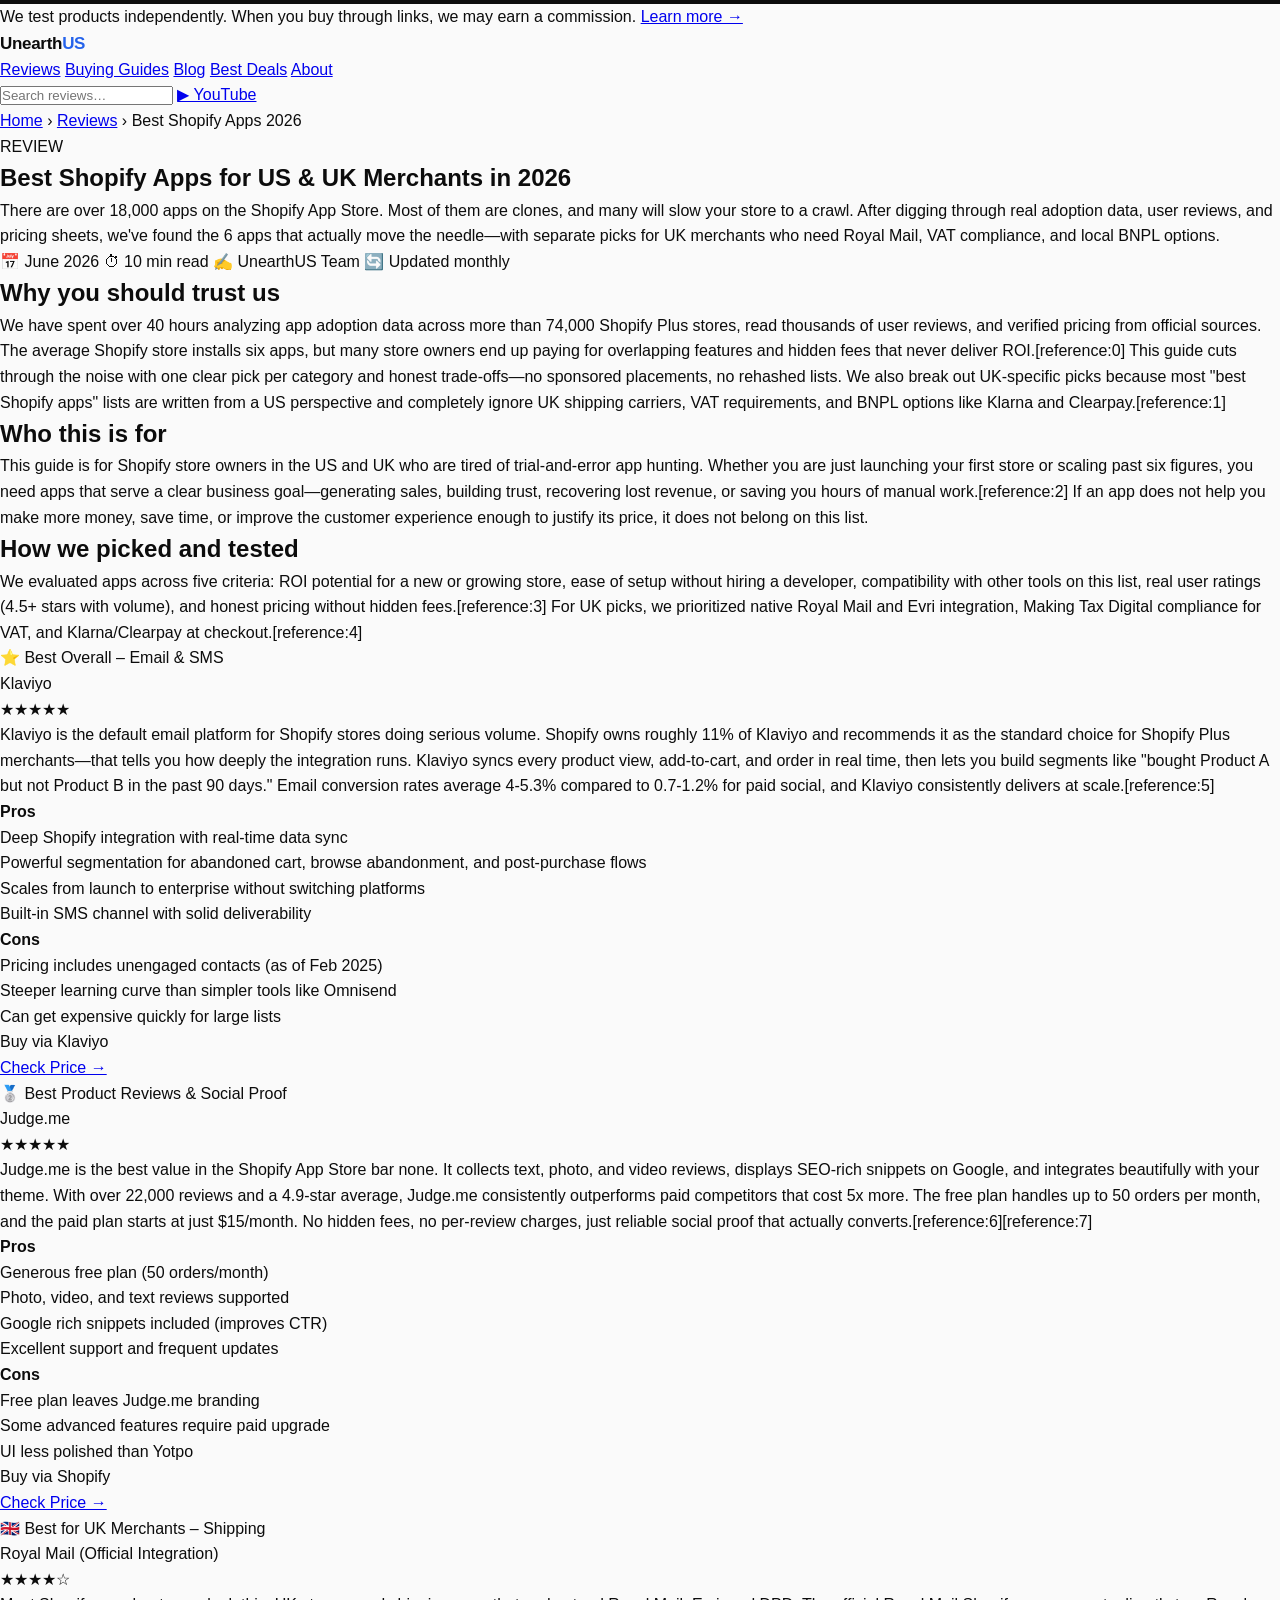
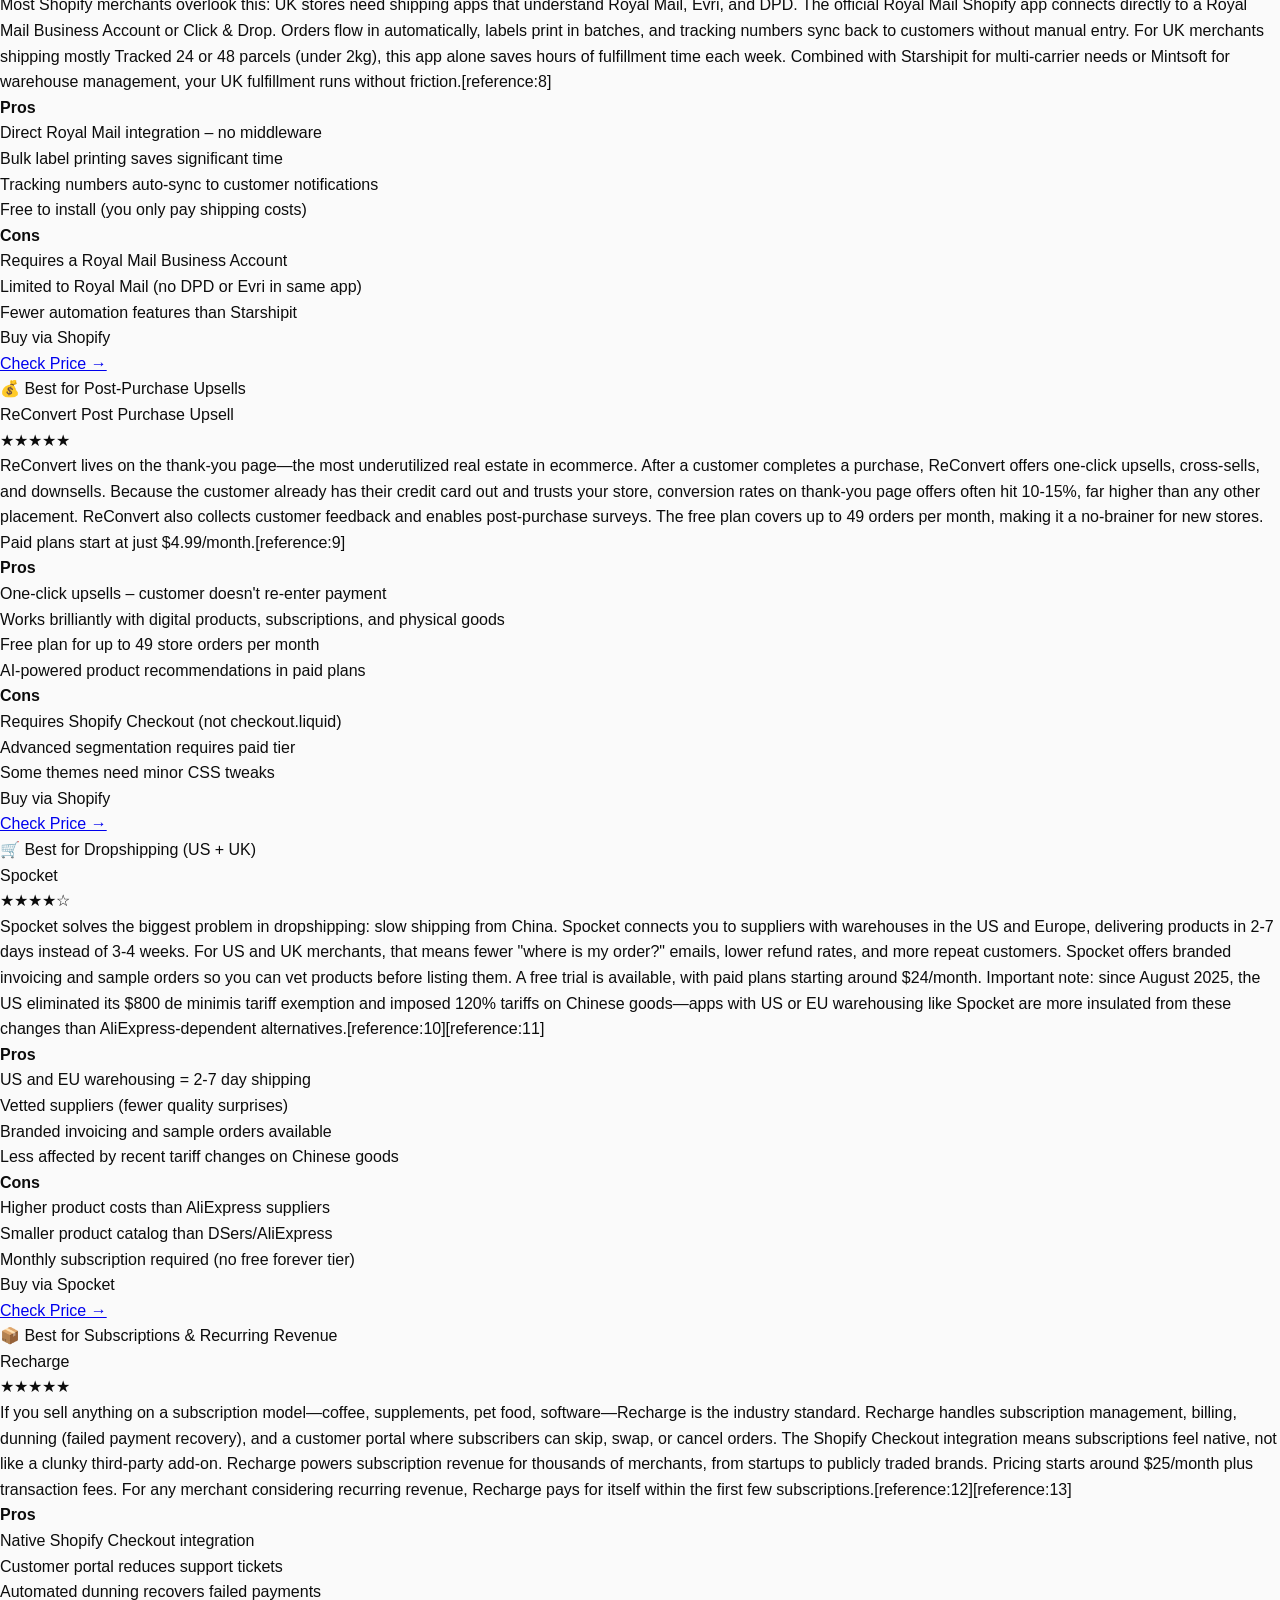
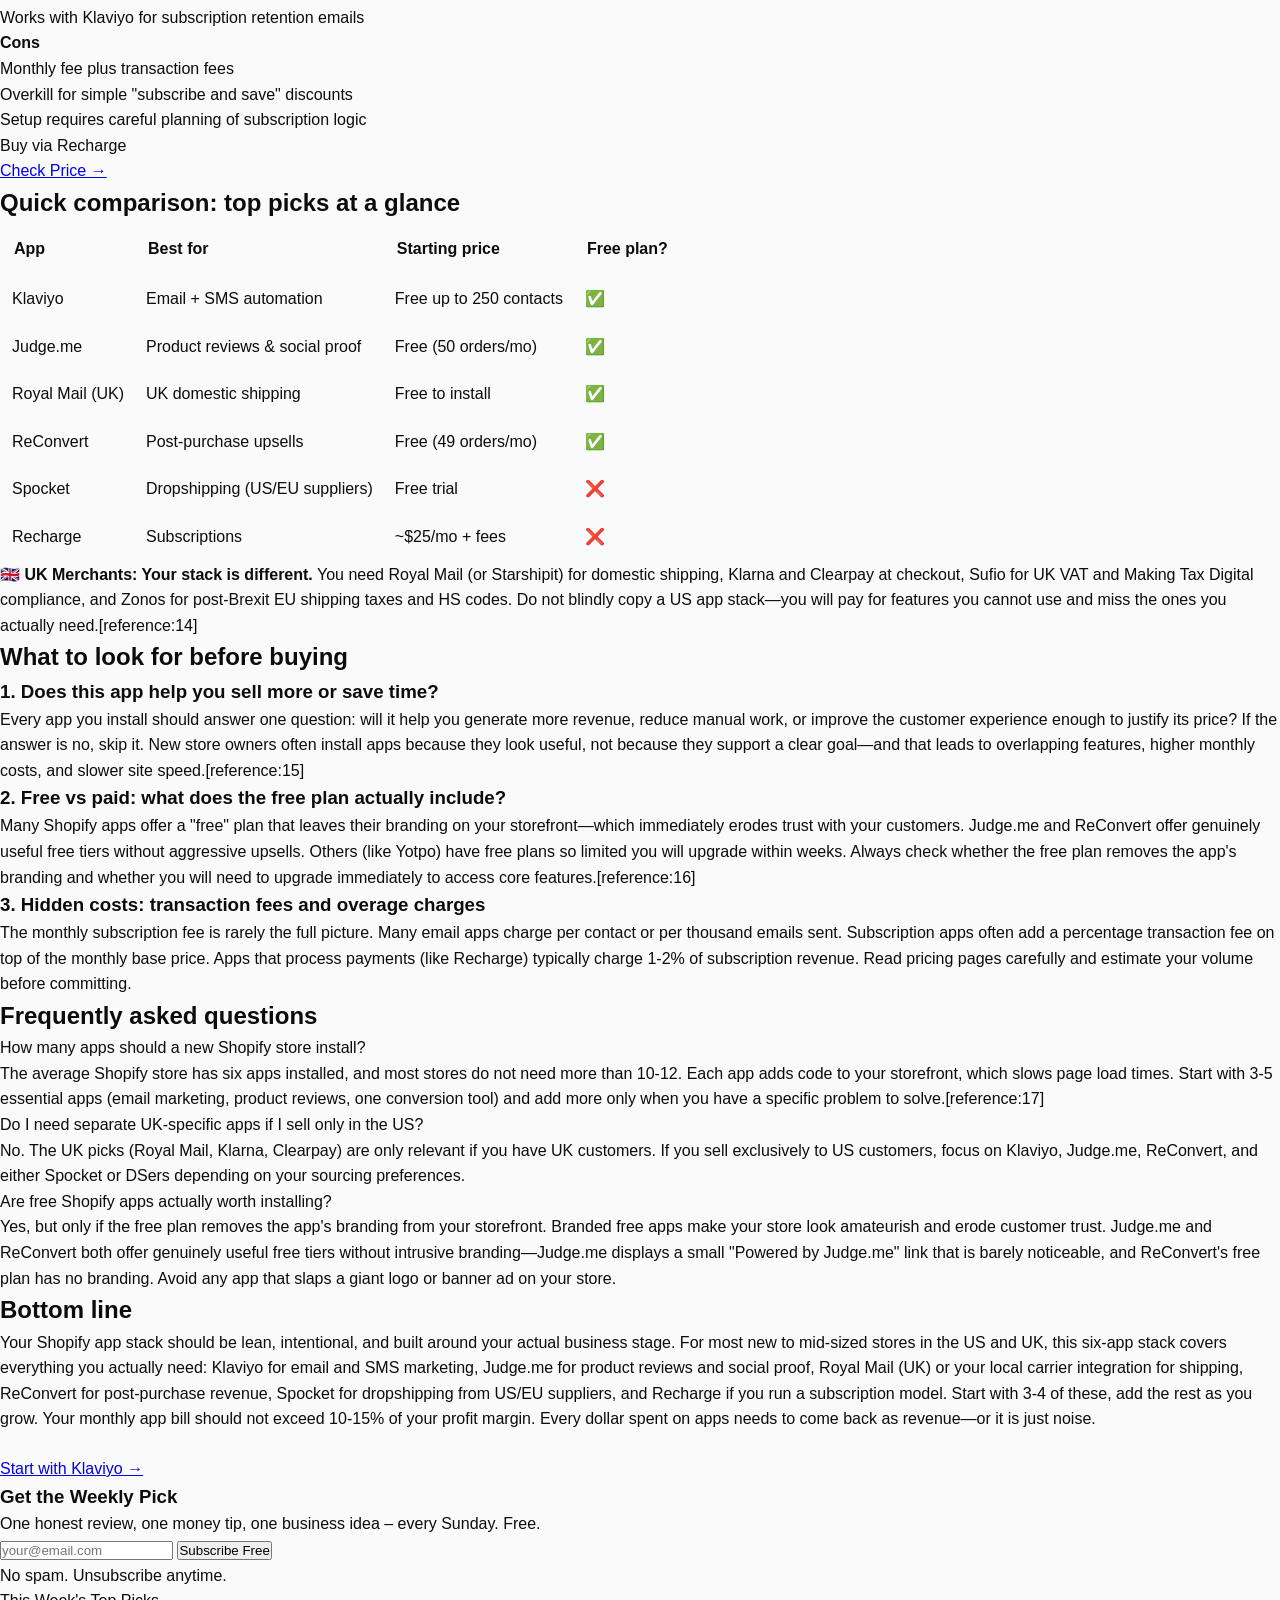
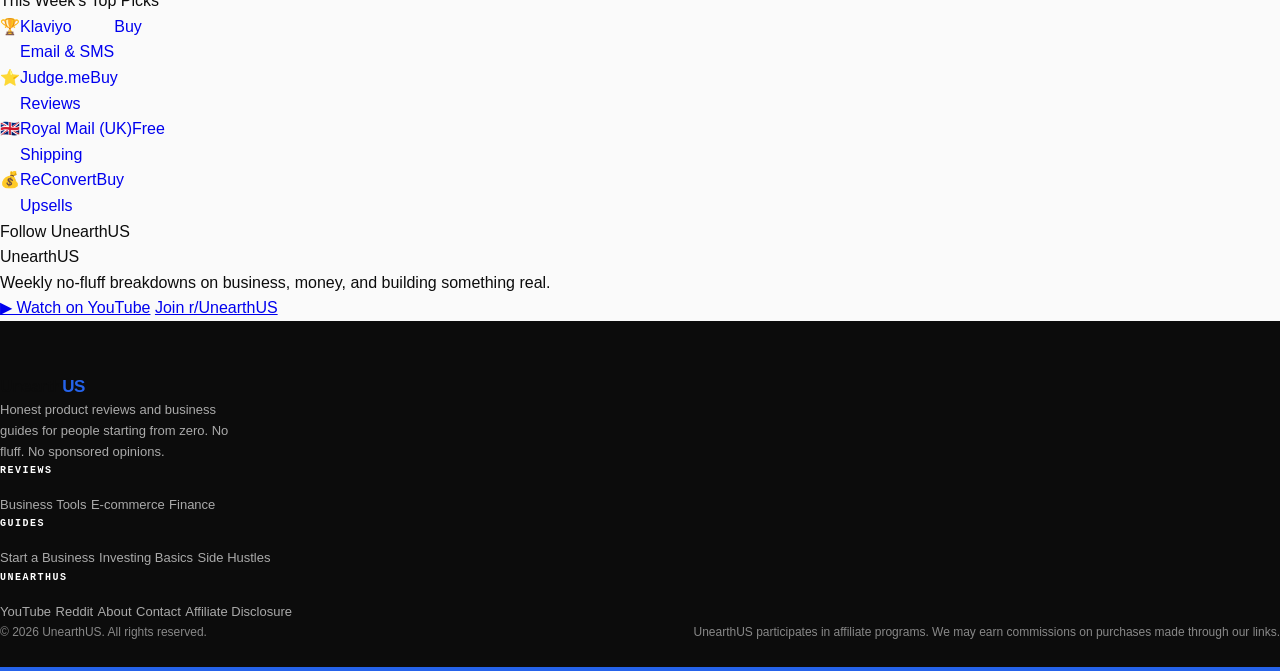
<file: best-shopify-apps.html>
<!DOCTYPE html>
<html lang="en">
<head>
<meta charset="UTF-8">
<meta name="viewport" content="width=device-width, initial-scale=1.0">
<title>Best Shopify Apps for US & UK Merchants in 2026 – UnearthUS</title>
<link rel="stylesheet" href="style.css">
</head>
<body>

<!-- Topbar (affiliate disclosure) -->
<div class="topbar">
  We test products independently. When you buy through links, we may earn a commission. <a href="about.html">Learn more →</a>
</div>

<!-- Header -->
<header>
  <div class="header-inner">
    <a href="index.html" class="logo">Unearth<span>US</span></a>
    <nav class="nav">
      <a href="index.html#reviews">Reviews</a>
      <a href="index.html#guides">Buying Guides</a>
      <a href="index.html#blog">Blog</a>
      <a href="index.html#reviews">Best Deals</a>
      <a href="about.html">About</a>
    </nav>
    <div class="header-right">
      <input class="search-box" type="text" placeholder="Search reviews…" onkeydown="if(event.key==='Enter'){alert('Search coming soon!')}">
      <a href="https://www.youtube.com/@UnearthUS" target="_blank" rel="noopener" class="btn-yt">▶ YouTube</a>
    </div>
  </div>
</header>

<!-- Article main layout -->
<div class="article-wrap">
  <article>

    <!-- Breadcrumb -->
    <div class="breadcrumb">
      <a href="index.html">Home</a>
      <span>›</span>
      <a href="index.html#reviews">Reviews</a>
      <span>›</span>
      <span>Best Shopify Apps 2026</span>
    </div>

    <!-- Article header -->
    <div class="article-header">
      <div class="article-tag">REVIEW</div>
      <h1 class="article-title">Best Shopify Apps for US & UK Merchants in 2026</h1>
      <p class="article-intro">There are over 18,000 apps on the Shopify App Store. Most of them are clones, and many will slow your store to a crawl. After digging through real adoption data, user reviews, and pricing sheets, we've found the 6 apps that actually move the needle—with separate picks for UK merchants who need Royal Mail, VAT compliance, and local BNPL options.</p>
      <div class="article-meta">
        <span class="meta-item">📅 June 2026</span>
        <span class="meta-item">⏱ 10 min read</span>
        <span class="meta-item">✍ UnearthUS Team</span>
        <span class="meta-item">🔄 Updated monthly</span>
      </div>
    </div>

    <!-- Main article body -->
    <div class="article-body">

      <h2>Why you should trust us</h2>
      <p>We have spent over 40 hours analyzing app adoption data across more than 74,000 Shopify Plus stores, read thousands of user reviews, and verified pricing from official sources. The average Shopify store installs six apps, but many store owners end up paying for overlapping features and hidden fees that never deliver ROI.[reference:0] This guide cuts through the noise with one clear pick per category and honest trade-offs—no sponsored placements, no rehashed lists. We also break out UK-specific picks because most "best Shopify apps" lists are written from a US perspective and completely ignore UK shipping carriers, VAT requirements, and BNPL options like Klarna and Clearpay.[reference:1]</p>

      <h2>Who this is for</h2>
      <p>This guide is for Shopify store owners in the US and UK who are tired of trial-and-error app hunting. Whether you are just launching your first store or scaling past six figures, you need apps that serve a clear business goal—generating sales, building trust, recovering lost revenue, or saving you hours of manual work.[reference:2] If an app does not help you make more money, save time, or improve the customer experience enough to justify its price, it does not belong on this list.</p>

      <h2>How we picked and tested</h2>
      <p>We evaluated apps across five criteria: ROI potential for a new or growing store, ease of setup without hiring a developer, compatibility with other tools on this list, real user ratings (4.5+ stars with volume), and honest pricing without hidden fees.[reference:3] For UK picks, we prioritized native Royal Mail and Evri integration, Making Tax Digital compliance for VAT, and Klarna/Clearpay at checkout.[reference:4]</p>

      <!-- ========== REVIEW CARD 1 ========== -->
      <div class="review-card">
        <div class="review-card-head">
          <div>
            <div class="review-rank">⭐ Best Overall – Email & SMS</div>
            <div class="review-name">Klaviyo</div>
          </div>
          <div class="review-stars">★★★★★</div>
        </div>
        <div class="review-body">
          <p class="review-desc">Klaviyo is the default email platform for Shopify stores doing serious volume. Shopify owns roughly 11% of Klaviyo and recommends it as the standard choice for Shopify Plus merchants—that tells you how deeply the integration runs. Klaviyo syncs every product view, add-to-cart, and order in real time, then lets you build segments like "bought Product A but not Product B in the past 90 days." Email conversion rates average 4-5.3% compared to 0.7-1.2% for paid social, and Klaviyo consistently delivers at scale.[reference:5]</p>
          <div class="pros-cons">
            <div class="pros">
              <h4>Pros</h4>
              <ul><li>Deep Shopify integration with real-time data sync</li><li>Powerful segmentation for abandoned cart, browse abandonment, and post-purchase flows</li><li>Scales from launch to enterprise without switching platforms</li><li>Built-in SMS channel with solid deliverability</li></ul>
            </div>
            <div class="cons">
              <h4>Cons</h4>
              <ul><li>Pricing includes unengaged contacts (as of Feb 2025)</li><li>Steeper learning curve than simpler tools like Omnisend</li><li>Can get expensive quickly for large lists</li></ul>
            </div>
          </div>
          <div class="review-footer">
            <div class="review-price">Buy <span>via Klaviyo</span></div>
            <a href="https://www.klaviyo.com/" target="_blank" rel="noopener sponsored" class="btn-affiliate">Check Price →</a>
          </div>
        </div>
      </div>

      <!-- ========== REVIEW CARD 2 ========== -->
      <div class="review-card">
        <div class="review-card-head">
          <div>
            <div class="review-rank">🥈 Best Product Reviews & Social Proof</div>
            <div class="review-name">Judge.me</div>
          </div>
          <div class="review-stars">★★★★★</div>
        </div>
        <div class="review-body">
          <p class="review-desc">Judge.me is the best value in the Shopify App Store bar none. It collects text, photo, and video reviews, displays SEO-rich snippets on Google, and integrates beautifully with your theme. With over 22,000 reviews and a 4.9-star average, Judge.me consistently outperforms paid competitors that cost 5x more. The free plan handles up to 50 orders per month, and the paid plan starts at just $15/month. No hidden fees, no per-review charges, just reliable social proof that actually converts.[reference:6][reference:7]</p>
          <div class="pros-cons">
            <div class="pros">
              <h4>Pros</h4>
              <ul><li>Generous free plan (50 orders/month)</li><li>Photo, video, and text reviews supported</li><li>Google rich snippets included (improves CTR)</li><li>Excellent support and frequent updates</li></ul>
            </div>
            <div class="cons">
              <h4>Cons</h4>
              <ul><li>Free plan leaves Judge.me branding</li><li>Some advanced features require paid upgrade</li><li>UI less polished than Yotpo</li></ul>
            </div>
          </div>
          <div class="review-footer">
            <div class="review-price">Buy <span>via Shopify</span></div>
            <a href="https://apps.shopify.com/judgeme" target="_blank" rel="noopener sponsored" class="btn-affiliate">Check Price →</a>
          </div>
        </div>
      </div>

      <!-- ========== REVIEW CARD 3 ========== -->
      <div class="review-card">
        <div class="review-card-head">
          <div>
            <div class="review-rank">🇬🇧 Best for UK Merchants – Shipping</div>
            <div class="review-name">Royal Mail (Official Integration)</div>
          </div>
          <div class="review-stars">★★★★☆</div>
        </div>
        <div class="review-body">
          <p class="review-desc">Most Shopify merchants overlook this: UK stores need shipping apps that understand Royal Mail, Evri, and DPD. The official Royal Mail Shopify app connects directly to a Royal Mail Business Account or Click & Drop. Orders flow in automatically, labels print in batches, and tracking numbers sync back to customers without manual entry. For UK merchants shipping mostly Tracked 24 or 48 parcels (under 2kg), this app alone saves hours of fulfillment time each week. Combined with Starshipit for multi-carrier needs or Mintsoft for warehouse management, your UK fulfillment runs without friction.[reference:8]</p>
          <div class="pros-cons">
            <div class="pros">
              <h4>Pros</h4>
              <ul><li>Direct Royal Mail integration – no middleware</li><li>Bulk label printing saves significant time</li><li>Tracking numbers auto-sync to customer notifications</li><li>Free to install (you only pay shipping costs)</li></ul>
            </div>
            <div class="cons">
              <h4>Cons</h4>
              <ul><li>Requires a Royal Mail Business Account</li><li>Limited to Royal Mail (no DPD or Evri in same app)</li><li>Fewer automation features than Starshipit</li></ul>
            </div>
          </div>
          <div class="review-footer">
            <div class="review-price">Buy <span>via Shopify</span></div>
            <a href="https://apps.shopify.com/royal-mail-shipping-extension" target="_blank" rel="noopener sponsored" class="btn-affiliate">Check Price →</a>
          </div>
        </div>
      </div>

      <!-- ========== REVIEW CARD 4 ========== -->
      <div class="review-card">
        <div class="review-card-head">
          <div>
            <div class="review-rank">💰 Best for Post-Purchase Upsells</div>
            <div class="review-name">ReConvert Post Purchase Upsell</div>
          </div>
          <div class="review-stars">★★★★★</div>
        </div>
        <div class="review-body">
          <p class="review-desc">ReConvert lives on the thank-you page—the most underutilized real estate in ecommerce. After a customer completes a purchase, ReConvert offers one-click upsells, cross-sells, and downsells. Because the customer already has their credit card out and trusts your store, conversion rates on thank-you page offers often hit 10-15%, far higher than any other placement. ReConvert also collects customer feedback and enables post-purchase surveys. The free plan covers up to 49 orders per month, making it a no-brainer for new stores. Paid plans start at just $4.99/month.[reference:9]</p>
          <div class="pros-cons">
            <div class="pros">
              <h4>Pros</h4>
              <ul><li>One-click upsells – customer doesn't re-enter payment</li><li>Works brilliantly with digital products, subscriptions, and physical goods</li><li>Free plan for up to 49 store orders per month</li><li>AI-powered product recommendations in paid plans</li></ul>
            </div>
            <div class="cons">
              <h4>Cons</h4>
              <ul><li>Requires Shopify Checkout (not checkout.liquid)</li><li>Advanced segmentation requires paid tier</li><li>Some themes need minor CSS tweaks</li></ul>
            </div>
          </div>
          <div class="review-footer">
            <div class="review-price">Buy <span>via Shopify</span></div>
            <a href="https://apps.shopify.com/reconvert" target="_blank" rel="noopener sponsored" class="btn-affiliate">Check Price →</a>
          </div>
        </div>
      </div>

      <!-- ========== REVIEW CARD 5 ========== -->
      <div class="review-card">
        <div class="review-card-head">
          <div>
            <div class="review-rank">🛒 Best for Dropshipping (US + UK)</div>
            <div class="review-name">Spocket</div>
          </div>
          <div class="review-stars">★★★★☆</div>
        </div>
        <div class="review-body">
          <p class="review-desc">Spocket solves the biggest problem in dropshipping: slow shipping from China. Spocket connects you to suppliers with warehouses in the US and Europe, delivering products in 2-7 days instead of 3-4 weeks. For US and UK merchants, that means fewer "where is my order?" emails, lower refund rates, and more repeat customers. Spocket offers branded invoicing and sample orders so you can vet products before listing them. A free trial is available, with paid plans starting around $24/month. Important note: since August 2025, the US eliminated its $800 de minimis tariff exemption and imposed 120% tariffs on Chinese goods—apps with US or EU warehousing like Spocket are more insulated from these changes than AliExpress-dependent alternatives.[reference:10][reference:11]</p>
          <div class="pros-cons">
            <div class="pros">
              <h4>Pros</h4>
              <ul><li>US and EU warehousing = 2-7 day shipping</li><li>Vetted suppliers (fewer quality surprises)</li><li>Branded invoicing and sample orders available</li><li>Less affected by recent tariff changes on Chinese goods</li></ul>
            </div>
            <div class="cons">
              <h4>Cons</h4>
              <ul><li>Higher product costs than AliExpress suppliers</li><li>Smaller product catalog than DSers/AliExpress</li><li>Monthly subscription required (no free forever tier)</li></ul>
            </div>
          </div>
          <div class="review-footer">
            <div class="review-price">Buy <span>via Spocket</span></div>
            <a href="https://www.spocket.co/" target="_blank" rel="noopener sponsored" class="btn-affiliate">Check Price →</a>
          </div>
        </div>
      </div>

      <!-- ========== REVIEW CARD 6 ========== -->
      <div class="review-card">
        <div class="review-card-head">
          <div>
            <div class="review-rank">📦 Best for Subscriptions & Recurring Revenue</div>
            <div class="review-name">Recharge</div>
          </div>
          <div class="review-stars">★★★★★</div>
        </div>
        <div class="review-body">
          <p class="review-desc">If you sell anything on a subscription model—coffee, supplements, pet food, software—Recharge is the industry standard. Recharge handles subscription management, billing, dunning (failed payment recovery), and a customer portal where subscribers can skip, swap, or cancel orders. The Shopify Checkout integration means subscriptions feel native, not like a clunky third-party add-on. Recharge powers subscription revenue for thousands of merchants, from startups to publicly traded brands. Pricing starts around $25/month plus transaction fees. For any merchant considering recurring revenue, Recharge pays for itself within the first few subscriptions.[reference:12][reference:13]</p>
          <div class="pros-cons">
            <div class="pros">
              <h4>Pros</h4>
              <ul><li>Native Shopify Checkout integration</li><li>Customer portal reduces support tickets</li><li>Automated dunning recovers failed payments</li><li>Works with Klaviyo for subscription retention emails</li></ul>
            </div>
            <div class="cons">
              <h4>Cons</h4>
              <ul><li>Monthly fee plus transaction fees</li><li>Overkill for simple "subscribe and save" discounts</li><li>Setup requires careful planning of subscription logic</li></ul>
            </div>
          </div>
          <div class="review-footer">
            <div class="review-price">Buy <span>via Recharge</span></div>
            <a href="https://rechargepayments.com/" target="_blank" rel="noopener sponsored" class="btn-affiliate">Check Price →</a>
          </div>
        </div>
      </div>

      <!-- Quick Comparison Table -->
      <h2>Quick comparison: top picks at a glance</h2>
      <div style="overflow-x:auto;">
        <table style="width:100%; border-collapse:collapse; background:var(--surface); border-radius:10px; overflow:hidden;">
          <table>
            <th style="text-align:left; padding:12px; background:var(--mid);">App</th>
            <th style="text-align:left; padding:12px; background:var(--mid);">Best for</th>
            <th style="text-align:left; padding:12px; background:var(--mid);">Starting price</th>
            <th style="text-align:left; padding:12px; background:var(--mid);">Free plan?</th>
          </tr>
          <tr><td style="padding:10px; border-bottom:1px solid var(--border);">Klaviyo</td><td style="padding:10px; border-bottom:1px solid var(--border);">Email + SMS automation</td><td style="padding:10px; border-bottom:1px solid var(--border);">Free up to 250 contacts</td><td style="padding:10px; border-bottom:1px solid var(--border);">✅</td></tr>
          <tr><td style="padding:10px; border-bottom:1px solid var(--border);">Judge.me</td><td style="padding:10px; border-bottom:1px solid var(--border);">Product reviews & social proof</td><td style="padding:10px; border-bottom:1px solid var(--border);">Free (50 orders/mo)</td><td style="padding:10px; border-bottom:1px solid var(--border);">✅</td></tr>
          <tr><td style="padding:10px; border-bottom:1px solid var(--border);">Royal Mail (UK)</td><td style="padding:10px; border-bottom:1px solid var(--border);">UK domestic shipping</td><td style="padding:10px; border-bottom:1px solid var(--border);">Free to install</td><td style="padding:10px; border-bottom:1px solid var(--border);">✅</td></tr>
          <tr><td style="padding:10px; border-bottom:1px solid var(--border);">ReConvert</td><td style="padding:10px; border-bottom:1px solid var(--border);">Post-purchase upsells</td><td style="padding:10px; border-bottom:1px solid var(--border);">Free (49 orders/mo)</td><td style="padding:10px; border-bottom:1px solid var(--border);">✅</td></tr>
          <tr><td style="padding:10px; border-bottom:1px solid var(--border);">Spocket</td><td style="padding:10px; border-bottom:1px solid var(--border);">Dropshipping (US/EU suppliers)</td><td style="padding:10px; border-bottom:1px solid var(--border);">Free trial</td><td style="padding:10px; border-bottom:1px solid var(--border);">❌</td></tr>
          <tr><td style="padding:10px;">Recharge</td><td style="padding:10px;">Subscriptions</td><td style="padding:10px;">~$25/mo + fees</td><td style="padding:10px;">❌</td></tr>
        </table>
      </div>

      <!-- Callout box for UK merchants -->
      <div class="callout">
        <strong>🇬🇧 UK Merchants: Your stack is different.</strong> You need Royal Mail (or Starshipit) for domestic shipping, Klarna and Clearpay at checkout, Sufio for UK VAT and Making Tax Digital compliance, and Zonos for post-Brexit EU shipping taxes and HS codes. Do not blindly copy a US app stack—you will pay for features you cannot use and miss the ones you actually need.[reference:14]
      </div>

      <h2>What to look for before buying</h2>
      <h3>1. Does this app help you sell more or save time?</h3>
      <p>Every app you install should answer one question: will it help you generate more revenue, reduce manual work, or improve the customer experience enough to justify its price? If the answer is no, skip it. New store owners often install apps because they look useful, not because they support a clear goal—and that leads to overlapping features, higher monthly costs, and slower site speed.[reference:15]</p>
      <h3>2. Free vs paid: what does the free plan actually include?</h3>
      <p>Many Shopify apps offer a "free" plan that leaves their branding on your storefront—which immediately erodes trust with your customers. Judge.me and ReConvert offer genuinely useful free tiers without aggressive upsells. Others (like Yotpo) have free plans so limited you will upgrade within weeks. Always check whether the free plan removes the app's branding and whether you will need to upgrade immediately to access core features.[reference:16]</p>
      <h3>3. Hidden costs: transaction fees and overage charges</h3>
      <p>The monthly subscription fee is rarely the full picture. Many email apps charge per contact or per thousand emails sent. Subscription apps often add a percentage transaction fee on top of the monthly base price. Apps that process payments (like Recharge) typically charge 1-2% of subscription revenue. Read pricing pages carefully and estimate your volume before committing.</p>

      <h2>Frequently asked questions</h2>
      <div class="faq-item">
        <div class="faq-q">How many apps should a new Shopify store install?</div>
        <div class="faq-a">The average Shopify store has six apps installed, and most stores do not need more than 10-12. Each app adds code to your storefront, which slows page load times. Start with 3-5 essential apps (email marketing, product reviews, one conversion tool) and add more only when you have a specific problem to solve.[reference:17]</div>
      </div>
      <div class="faq-item">
        <div class="faq-q">Do I need separate UK-specific apps if I sell only in the US?</div>
        <div class="faq-a">No. The UK picks (Royal Mail, Klarna, Clearpay) are only relevant if you have UK customers. If you sell exclusively to US customers, focus on Klaviyo, Judge.me, ReConvert, and either Spocket or DSers depending on your sourcing preferences.</div>
      </div>
      <div class="faq-item">
        <div class="faq-q">Are free Shopify apps actually worth installing?</div>
        <div class="faq-a">Yes, but only if the free plan removes the app's branding from your storefront. Branded free apps make your store look amateurish and erode customer trust. Judge.me and ReConvert both offer genuinely useful free tiers without intrusive branding—Judge.me displays a small "Powered by Judge.me" link that is barely noticeable, and ReConvert's free plan has no branding. Avoid any app that slaps a giant logo or banner ad on your store.</div>
      </div>

      <h2>Bottom line</h2>
      <p>Your Shopify app stack should be lean, intentional, and built around your actual business stage. For most new to mid-sized stores in the US and UK, this six-app stack covers everything you actually need: Klaviyo for email and SMS marketing, Judge.me for product reviews and social proof, Royal Mail (UK) or your local carrier integration for shipping, ReConvert for post-purchase revenue, Spocket for dropshipping from US/EU suppliers, and Recharge if you run a subscription model. Start with 3-4 of these, add the rest as you grow. Your monthly app bill should not exceed 10-15% of your profit margin. Every dollar spent on apps needs to come back as revenue—or it is just noise.</p>

      <div style="margin-top:24px;">
        <a href="https://www.klaviyo.com/" target="_blank" rel="noopener sponsored" class="verdict-btn" style="display:inline-block;margin-right:12px;">Start with Klaviyo →</a>
      </div>

    </div> <!-- end article-body -->
  </article>

  <!-- Sidebar -->
  <aside class="sidebar">

    <div class="newsletter-widget">
      <h3>Get the Weekly Pick</h3>
      <p>One honest review, one money tip, one business idea – every Sunday. Free.</p>
      <input class="email-input" type="email" placeholder="your@email.com">
      <button class="btn-subscribe" onclick="alert('Newsletter coming soon!')">Subscribe Free</button>
      <div class="newsletter-fine">No spam. Unsubscribe anytime.</div>
    </div>

    <div class="sidebar-widget">
      <div class="widget-head">This Week's Top Picks</div>
      <div class="widget-body">
        <a href="#" class="pick-item" style="text-decoration:none;display:flex">
          <div class="pick-icon">🏆</div>
          <div><div class="pick-name">Klaviyo</div><div class="pick-cat">Email & SMS</div></div>
          <div class="pick-price">Buy</div>
        </a>
        <a href="#" class="pick-item" style="text-decoration:none;display:flex">
          <div class="pick-icon">⭐</div>
          <div><div class="pick-name">Judge.me</div><div class="pick-cat">Reviews</div></div>
          <div class="pick-price">Buy</div>
        </a>
        <a href="#" class="pick-item" style="text-decoration:none;display:flex">
          <div class="pick-icon">🇬🇧</div>
          <div><div class="pick-name">Royal Mail (UK)</div><div class="pick-cat">Shipping</div></div>
          <div class="pick-price">Free</div>
        </a>
        <a href="#" class="pick-item" style="text-decoration:none;display:flex">
          <div class="pick-icon">💰</div>
          <div><div class="pick-name">ReConvert</div><div class="pick-cat">Upsells</div></div>
          <div class="pick-price">Buy</div>
        </a>
      </div>
    </div>

    <div class="sidebar-widget">
      <div class="widget-head">Follow UnearthUS</div>
      <div class="widget-body yt-widget">
        <div class="yt-logo">Unearth<span>US</span></div>
        <div class="yt-desc">Weekly no‑fluff breakdowns on business, money, and building something real.</div>
        <a href="https://www.youtube.com/@UnearthUS" target="_blank" rel="noopener" class="btn-yt-full">▶ Watch on YouTube</a>
        <a href="https://reddit.com/r/UnearthUS" target="_blank" rel="noopener" class="btn-reddit">Join r/UnearthUS</a>
      </div>
    </div>

  </aside>
</div>

<!-- Footer -->
<footer>
  <div class="footer-inner">
    <div class="footer-top">
      <div class="footer-brand">
        <a href="index.html" class="logo">Unearth<span>US</span></a>
        <p>Honest product reviews and business guides for people starting from zero. No fluff. No sponsored opinions.</p>
      </div>
      <div class="footer-col">
        <h4>Reviews</h4>
        <a href="index.html#reviews">Business Tools</a>
        <a href="index.html#reviews">E‑commerce</a>
        <a href="index.html#reviews">Finance</a>
      </div>
      <div class="footer-col">
        <h4>Guides</h4>
        <a href="index.html#guides">Start a Business</a>
        <a href="index.html#guides">Investing Basics</a>
        <a href="index.html#guides">Side Hustles</a>
      </div>
      <div class="footer-col">
        <h4>UnearthUS</h4>
        <a href="https://www.youtube.com/@UnearthUS" target="_blank">YouTube</a>
        <a href="https://reddit.com/r/UnearthUS" target="_blank">Reddit</a>
        <a href="about.html">About</a>
        <a href="about.html#contact">Contact</a>
        <a href="about.html#disclosure">Affiliate Disclosure</a>
      </div>
    </div>
    <div class="footer-bottom">
      <div class="footer-copy">© 2026 UnearthUS. All rights reserved.</div>
      <div class="affiliate-notice">UnearthUS participates in affiliate programs. We may earn commissions on purchases made through our links.</div>
    </div>
  </div>
</footer>

</body>
</html>
</file>
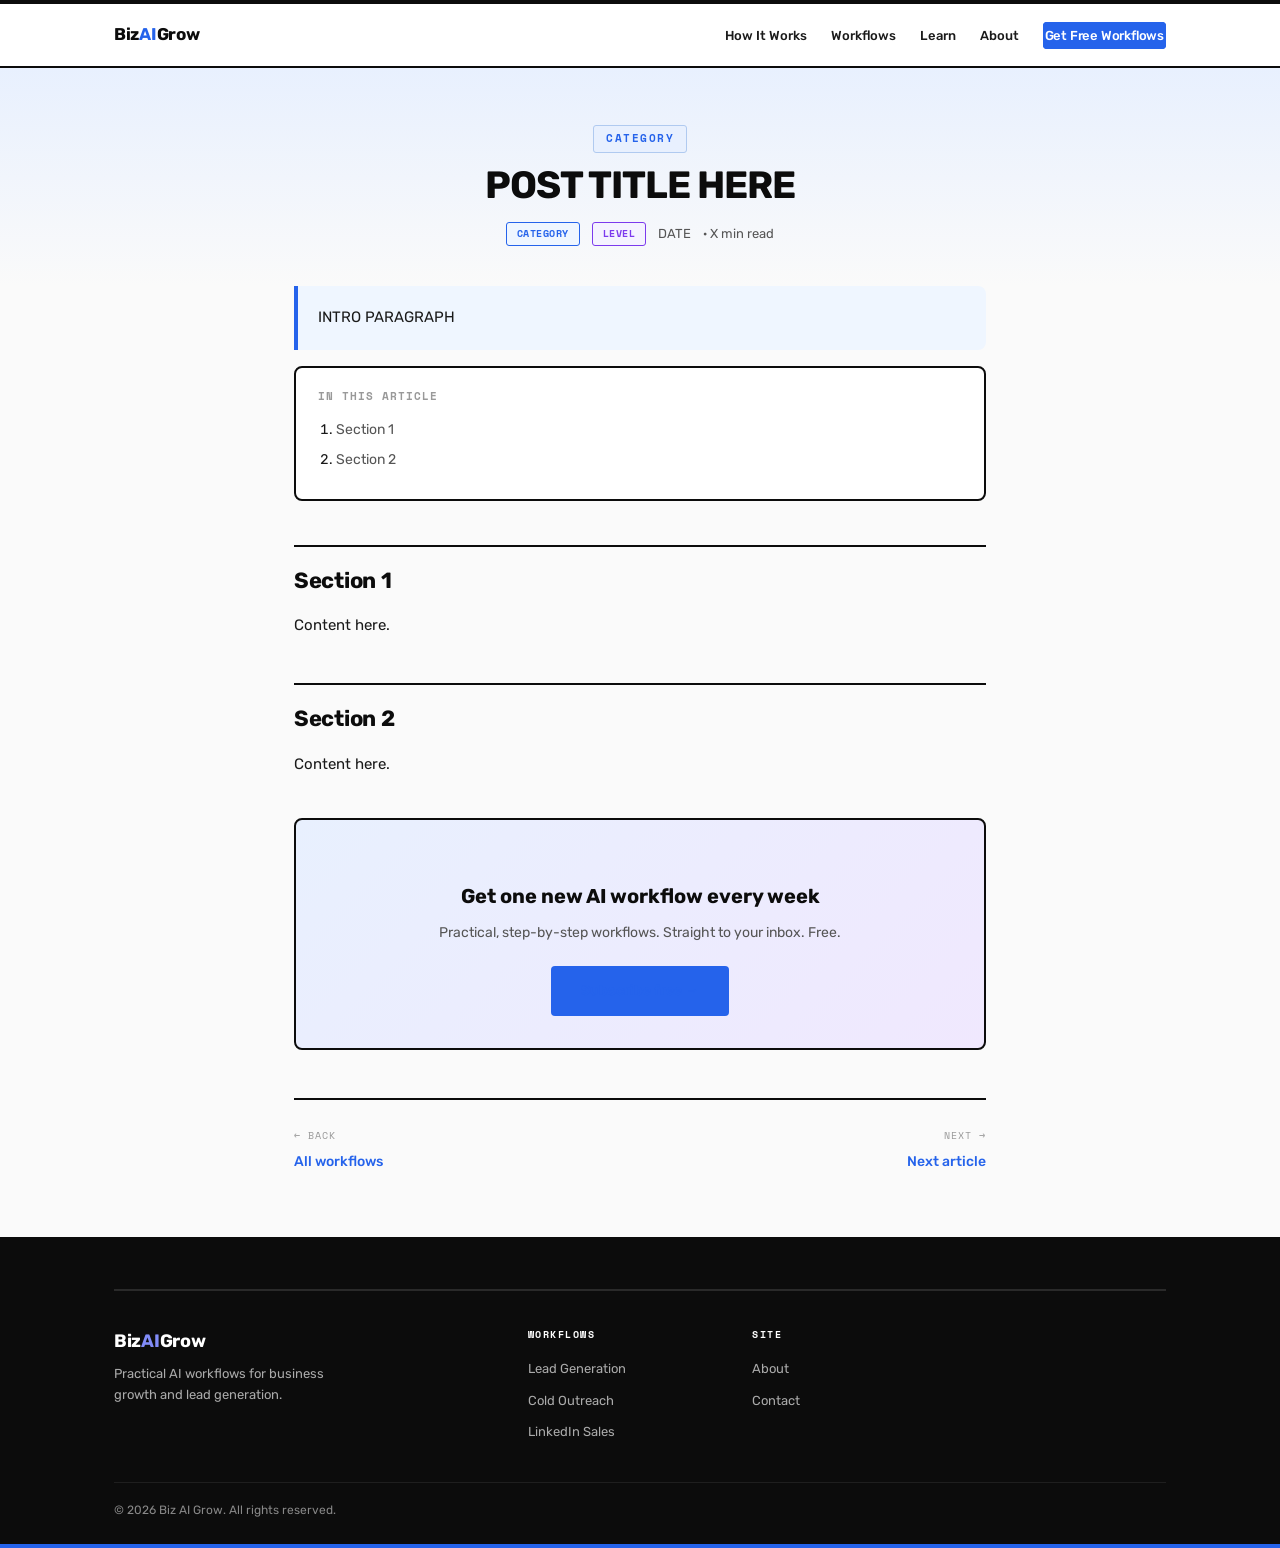
<file: blogs.html>
<!DOCTYPE html>
<html lang="en">
<head>
    <meta charset="UTF-8">
    <meta name="viewport" content="width=device-width, initial-scale=1.0">
    
    <!-- SEO: CHANGE -->
    <title>POST TITLE | Biz AI Grow</title>
    <meta name="description" content="POST DESCRIPTION">
    <meta name="robots" content="index, follow">
    <link rel="canonical" href="https://bizaigrow.com/blog/POST-URL.html">
    
    <!-- Open Graph: CHANGE -->
    <meta property="og:title" content="POST TITLE | Biz AI Grow">
    <meta property="og:description" content="POST DESCRIPTION">
    <meta property="og:type" content="article">
    <meta property="og:url" content="https://bizaigrow.com/blog/POST-URL.html">
    
    <!-- Schema: CHANGE -->
    <script type="application/ld+json">
    {
        "@context": "https://schema.org",
        "@type": "Article",
        "headline": "POST TITLE",
        "description": "POST DESCRIPTION",
        "datePublished": "2026-07-04",
        "author": { "@type": "Organization", "name": "Biz AI Grow" }
    }
    </script>
    
    <!-- Fonts -->
    <link rel="preconnect" href="https://fonts.googleapis.com">
    <link rel="preconnect" href="https://fonts.gstatic.com" crossorigin>
    <link href="https://fonts.googleapis.com/css2?family=Rubik:ital,wght@0,400;0,500;0,600;0,700;0,800;0,900;1,400&family=Space+Mono:ital,wght@0,400;0,700;1,400&display=swap" rel="stylesheet">
    
    <link rel="stylesheet" href="../style.css">
    <style>
        .blog-header { padding: 56px 0 40px; background: linear-gradient(180deg, #e8f0fe 0%, #fafafa 100%); text-align: center; }
        .blog-header h1 { font-family: var(--font); font-size: clamp(26px, 5vw, 38px); font-weight: 700; letter-spacing: -1px; line-height: 1.2; margin-bottom: 14px; color: var(--black); max-width: 700px; margin-left: auto; margin-right: auto; }
        .blog-meta { display: flex; align-items: center; justify-content: center; gap: 12px; flex-wrap: wrap; font-size: 13px; color: var(--gray600); }
        .blog-tag { font-family: var(--mono); font-size: 10px; font-weight: 700; padding: 3px 10px; border-radius: 3px; text-transform: uppercase; letter-spacing: 0.5px; }
        .blog-tag-cat { background: #eff6ff; color: #2563eb; border: 1.5px solid #2563eb; }
        .blog-tag-level { background: #f5f3ff; color: #7c3aed; border: 1.5px solid #7c3aed; }
        .blog-content { max-width: 740px; margin: 0 auto; padding: 0 24px 64px; }
        .blog-intro { font-size: 17px; color: var(--gray800); line-height: 1.8; margin-bottom: 28px; padding: 18px 20px; background: #eff6ff; border-left: 4px solid var(--accent); border-radius: 0 var(--radius-lg) var(--radius-lg) 0; }
        .blog-content h2 { font-family: var(--font); font-size: 22px; font-weight: 700; letter-spacing: -0.3px; color: var(--black); margin: 44px 0 14px; padding-top: 16px; border-top: 2px solid var(--black); }
        .blog-content h3 { font-family: var(--font); font-size: 17px; font-weight: 600; color: var(--black); margin: 28px 0 10px; }
        .blog-content p { font-size: 15px; color: var(--gray800); line-height: 1.85; margin-bottom: 16px; }
        .blog-content ul, .blog-content ol { margin: 12px 0 20px 22px; }
        .blog-content li { font-size: 15px; color: var(--gray800); line-height: 1.75; margin-bottom: 8px; }
        .blog-content strong { color: var(--black); font-weight: 600; }
        .blog-content a { color: var(--accent); text-decoration: none; border-bottom: 1.5px solid transparent; transition: border-color var(--transition); }
        .blog-content a:hover { border-bottom-color: var(--accent); }
        .blog-toc { background: var(--white); border: 2px solid var(--black); border-radius: var(--radius-lg); padding: 20px 22px; margin-bottom: 36px; }
        .blog-toc-label { font-family: var(--mono); font-size: 11px; font-weight: 700; text-transform: uppercase; letter-spacing: 1px; color: var(--gray400); margin-bottom: 12px; }
        .blog-toc ol { padding-left: 18px; margin: 0; }
        .blog-toc li { font-size: 14px; margin-bottom: 6px; }
        .blog-toc a { color: var(--gray600); }
        .blog-toc a:hover { color: var(--accent); }
        .blog-callout { background: #eff6ff; border-left: 4px solid var(--accent); border-radius: 0 var(--radius-lg) var(--radius-lg) 0; padding: 16px 20px; margin: 24px 0; }
        .blog-callout-label { font-family: var(--mono); font-size: 10px; font-weight: 700; text-transform: uppercase; letter-spacing: 1px; color: var(--accent); margin-bottom: 6px; }
        .blog-callout p { font-size: 14px; margin: 0; }
        .blog-warn { background: #fff7ed; border-left: 4px solid #f97316; border-radius: 0 var(--radius-lg) var(--radius-lg) 0; padding: 16px 20px; margin: 24px 0; }
        .blog-warn p { font-size: 14px; margin: 0; }
        .blog-warn strong { color: #ea580c; }
        .blog-step { background: var(--white); border: 2px solid var(--black); border-radius: var(--radius-lg); padding: 22px; margin: 20px 0; }
        .blog-step-top { display: flex; align-items: center; gap: 12px; margin-bottom: 14px; }
        .blog-step-num { width: 34px; height: 34px; border-radius: 50%; background: var(--black); color: var(--white); display: flex; align-items: center; justify-content: center; font-family: var(--mono); font-size: 13px; font-weight: 700; flex-shrink: 0; }
        .blog-step-title { font-family: var(--font); font-size: 15px; font-weight: 600; color: var(--black); }
        .blog-step p { font-size: 14px; margin-bottom: 10px; }
        .blog-prompt { background: #f5f5f5; border: 1.5px solid var(--line-light); border-radius: var(--radius); padding: 14px 16px; font-family: var(--mono); font-size: 12px; color: var(--gray800); line-height: 1.7; margin-top: 10px; white-space: pre-wrap; word-break: break-word; }
        .blog-prompt-label { font-family: var(--mono); font-size: 9px; font-weight: 700; text-transform: uppercase; letter-spacing: 1px; color: var(--gray400); margin-bottom: 6px; }
        .blog-tools { display: grid; grid-template-columns: repeat(auto-fit, minmax(200px, 1fr)); gap: 2px; background: var(--black); border: 2px solid var(--black); border-radius: var(--radius-lg); overflow: hidden; margin: 24px 0; }
        .blog-tool { background: var(--white); padding: 16px; }
        .blog-tool-name { font-size: 14px; font-weight: 600; color: var(--black); margin-bottom: 4px; }
        .blog-tool-cost { font-family: var(--mono); font-size: 10px; font-weight: 700; color: #22c55e; margin-bottom: 6px; }
        .blog-tool-desc { font-size: 12px; color: var(--gray600); line-height: 1.5; }
        .blog-cta { background: linear-gradient(135deg, #e8f0fe 0%, #f0e8fe 100%); border: 2px solid var(--black); border-radius: var(--radius-lg); padding: 32px 24px; margin: 40px 0; text-align: center; }
        .blog-cta h3 { font-family: var(--font); font-size: 20px; font-weight: 700; color: var(--black); margin-bottom: 8px; }
        .blog-cta p { font-size: 14px; color: var(--gray600); margin-bottom: 20px; }
        .blog-cta-btn { display: inline-block; background: var(--accent); color: var(--white); font-family: var(--font); font-size: 14px; font-weight: 600; padding: 12px 28px; border-radius: var(--radius); border: 2px solid var(--accent); text-decoration: none; transition: all var(--transition); }
        .blog-cta-btn:hover { background: #1d4ed8; border-color: #1d4ed8; transform: translateY(-2px); box-shadow: 0 6px 20px rgba(37, 99, 235, 0.35); }
        .blog-bottom-nav { border-top: 2px solid var(--black); padding-top: 28px; margin-top: 48px; display: flex; justify-content: space-between; gap: 20px; flex-wrap: wrap; }
        .blog-nav-label { font-family: var(--mono); font-size: 10px; text-transform: uppercase; letter-spacing: 1px; color: var(--gray400); margin-bottom: 4px; }
        .blog-nav-title a { font-size: 14px; font-weight: 500; color: var(--accent); border-bottom: 1.5px solid transparent; }
        .blog-nav-title a:hover { border-bottom-color: var(--accent); }
        @media (max-width: 600px) { .blog-header { padding: 36px 0 28px; } .blog-header h1 { font-size: 22px; } .blog-content { padding: 0 16px 48px; } .blog-tools { grid-template-columns: 1fr 1fr; } .blog-bottom-nav { flex-direction: column; text-align: center; } }
    </style>
</head>
<body>

    <!-- NAV -->
    <nav class="navbar" id="navbar">
        <div class="nav-inner">
            <a href="/" class="logo">Biz<span>AI</span>Grow</a>
            <ul class="nav-links" id="navLinks">
                <li><a href="/#how">How It Works</a></li>
                <li><a href="/#workflows">Workflows</a></li>
                <li><a href="/#learn">Learn</a></li>
                <li><a href="/about.html">About</a></li>
                <li><a href="/#newsletter" class="nav-cta">Get Free Workflows</a></li>
            </ul>
            <button class="hamburger" id="hamburger" aria-label="Menu"><span></span><span></span><span></span></button>
        </div>
    </nav>

    <!-- HEADER -->
    <section class="blog-header">
        <div class="container">
            <span class="section-tag">CATEGORY</span>
            <h1>POST TITLE HERE</h1>
            <div class="blog-meta">
                <span class="blog-tag blog-tag-cat">CATEGORY</span>
                <span class="blog-tag blog-tag-level">LEVEL</span>
                <span>DATE</span>
                <span>· X min read</span>
            </div>
        </div>
    </section>

    <!-- CONTENT -->
    <div class="blog-content">

        <p class="blog-intro">INTRO PARAGRAPH</p>

        <!-- Optional featured image -->
        <!-- <img src="../images/FILENAME.webp" alt="DESCRIPTION" style="width:100%;max-width:740px;height:auto;border-radius:8px;margin-bottom:28px;border:2px solid var(--black);" loading="lazy"> -->

        <div class="blog-toc">
            <div class="blog-toc-label">In this article</div>
            <ol>
                <li><a href="#section1">Section 1</a></li>
                <li><a href="#section2">Section 2</a></li>
            </ol>
        </div>

        <h2 id="section1">Section 1</h2>
        <p>Content here.</p>

        <h2 id="section2">Section 2</h2>
        <p>Content here.</p>

        <div class="blog-cta">
            <h3>Get one new AI workflow every week</h3>
            <p>Practical, step-by-step workflows. Straight to your inbox. Free.</p>
            <a href="/#newsletter" class="blog-cta-btn">Subscribe free →</a>
        </div>

        <div class="blog-bottom-nav">
            <div><div class="blog-nav-label">← Back</div><div class="blog-nav-title"><a href="/#workflows">All workflows</a></div></div>
            <div style="text-align:right;"><div class="blog-nav-label">Next →</div><div class="blog-nav-title"><a href="#">Next article</a></div></div>
        </div>

    </div>

    <!-- FOOTER -->
    <footer>
        <div class="container">
            <div class="footer-top-line"></div>
            <div class="footer-grid">
                <div class="footer-brand"><a href="/" class="footer-logo">Biz<span>AI</span>Grow</a><p>Practical AI workflows for business growth and lead generation.</p></div>
                <div class="footer-col"><h4>Workflows</h4><ul><li><a href="/#workflows">Lead Generation</a></li><li><a href="/#workflows">Cold Outreach</a></li><li><a href="/#workflows">LinkedIn Sales</a></li></ul></div>
                <div class="footer-col"><h4>Site</h4><ul><li><a href="/about.html">About</a></li><li><a href="#">Contact</a></li></ul></div>
            </div>
            <div class="footer-bottom-line"></div>
            <div class="footer-bottom"><p>&copy; 2026 Biz AI Grow. All rights reserved.</p></div>
        </div>
    </footer>

    <script src="../script.js"></script>
</body>
</html>
</file>
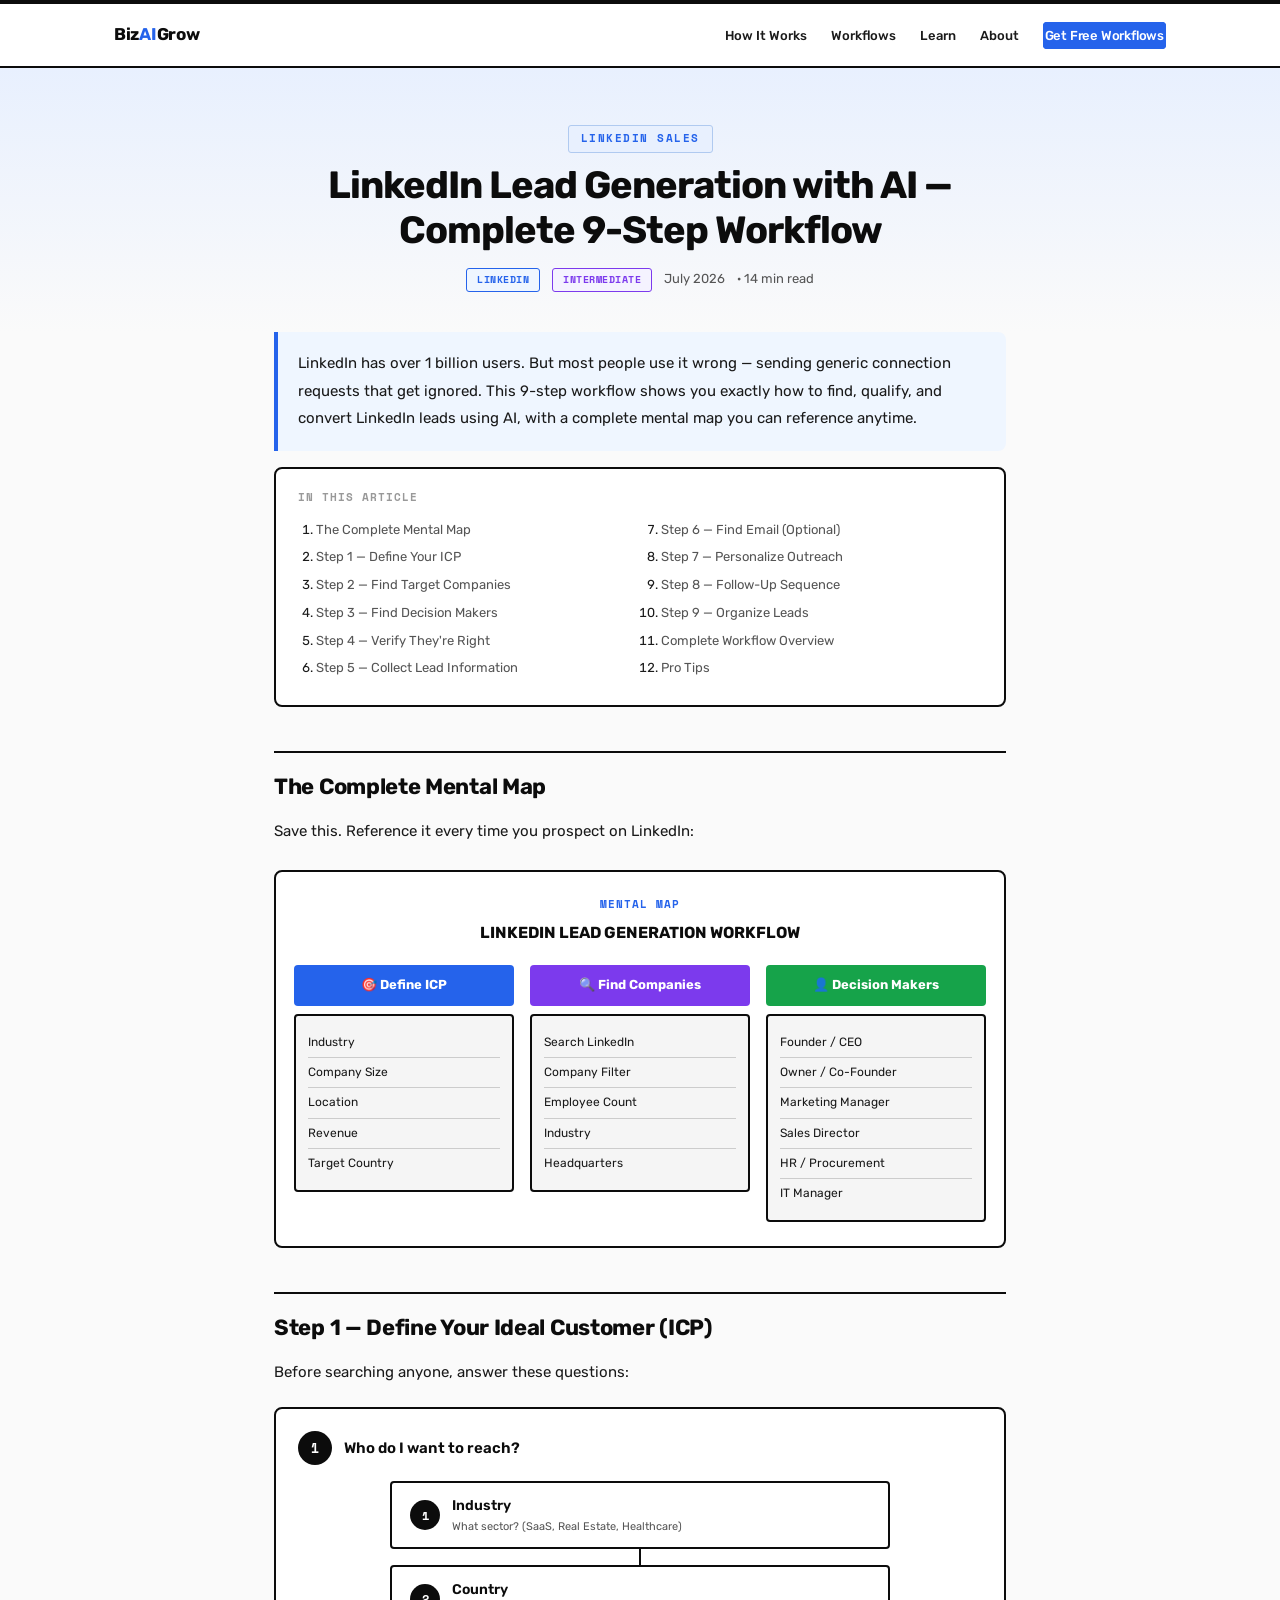
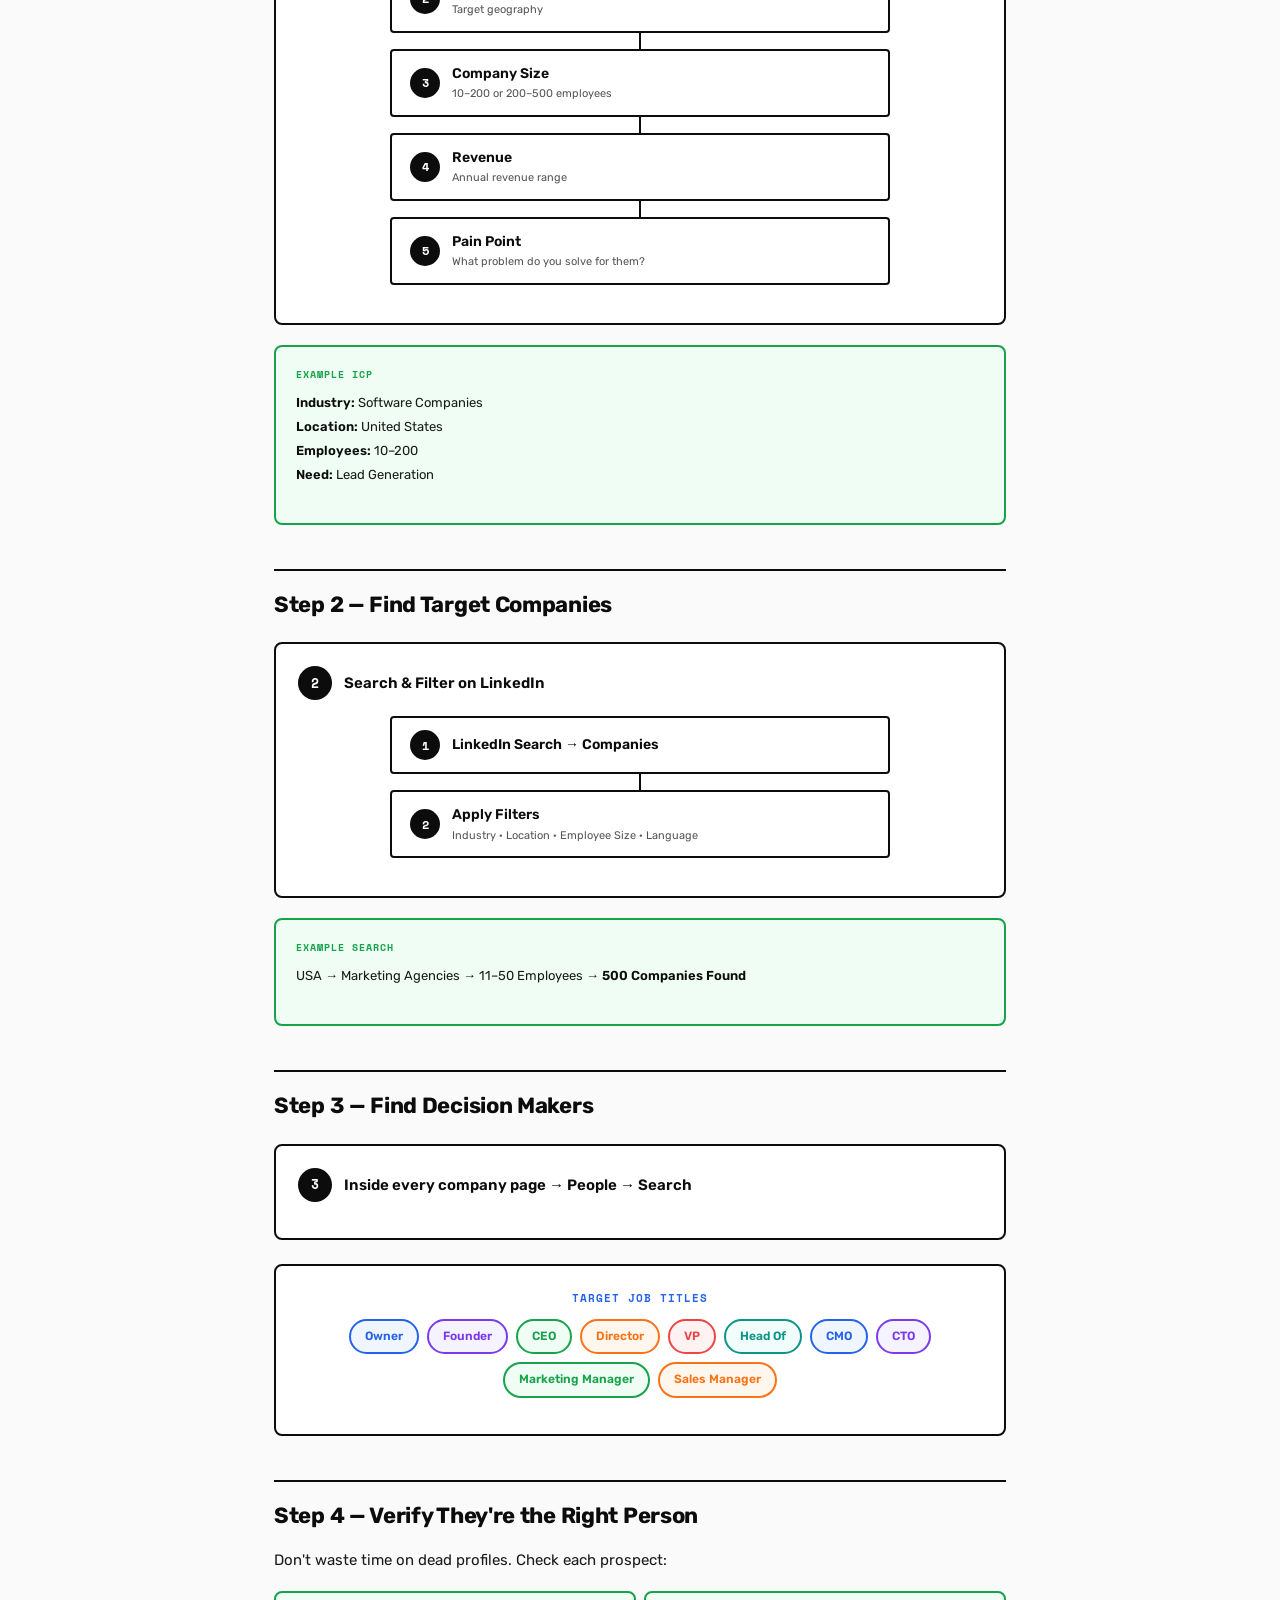
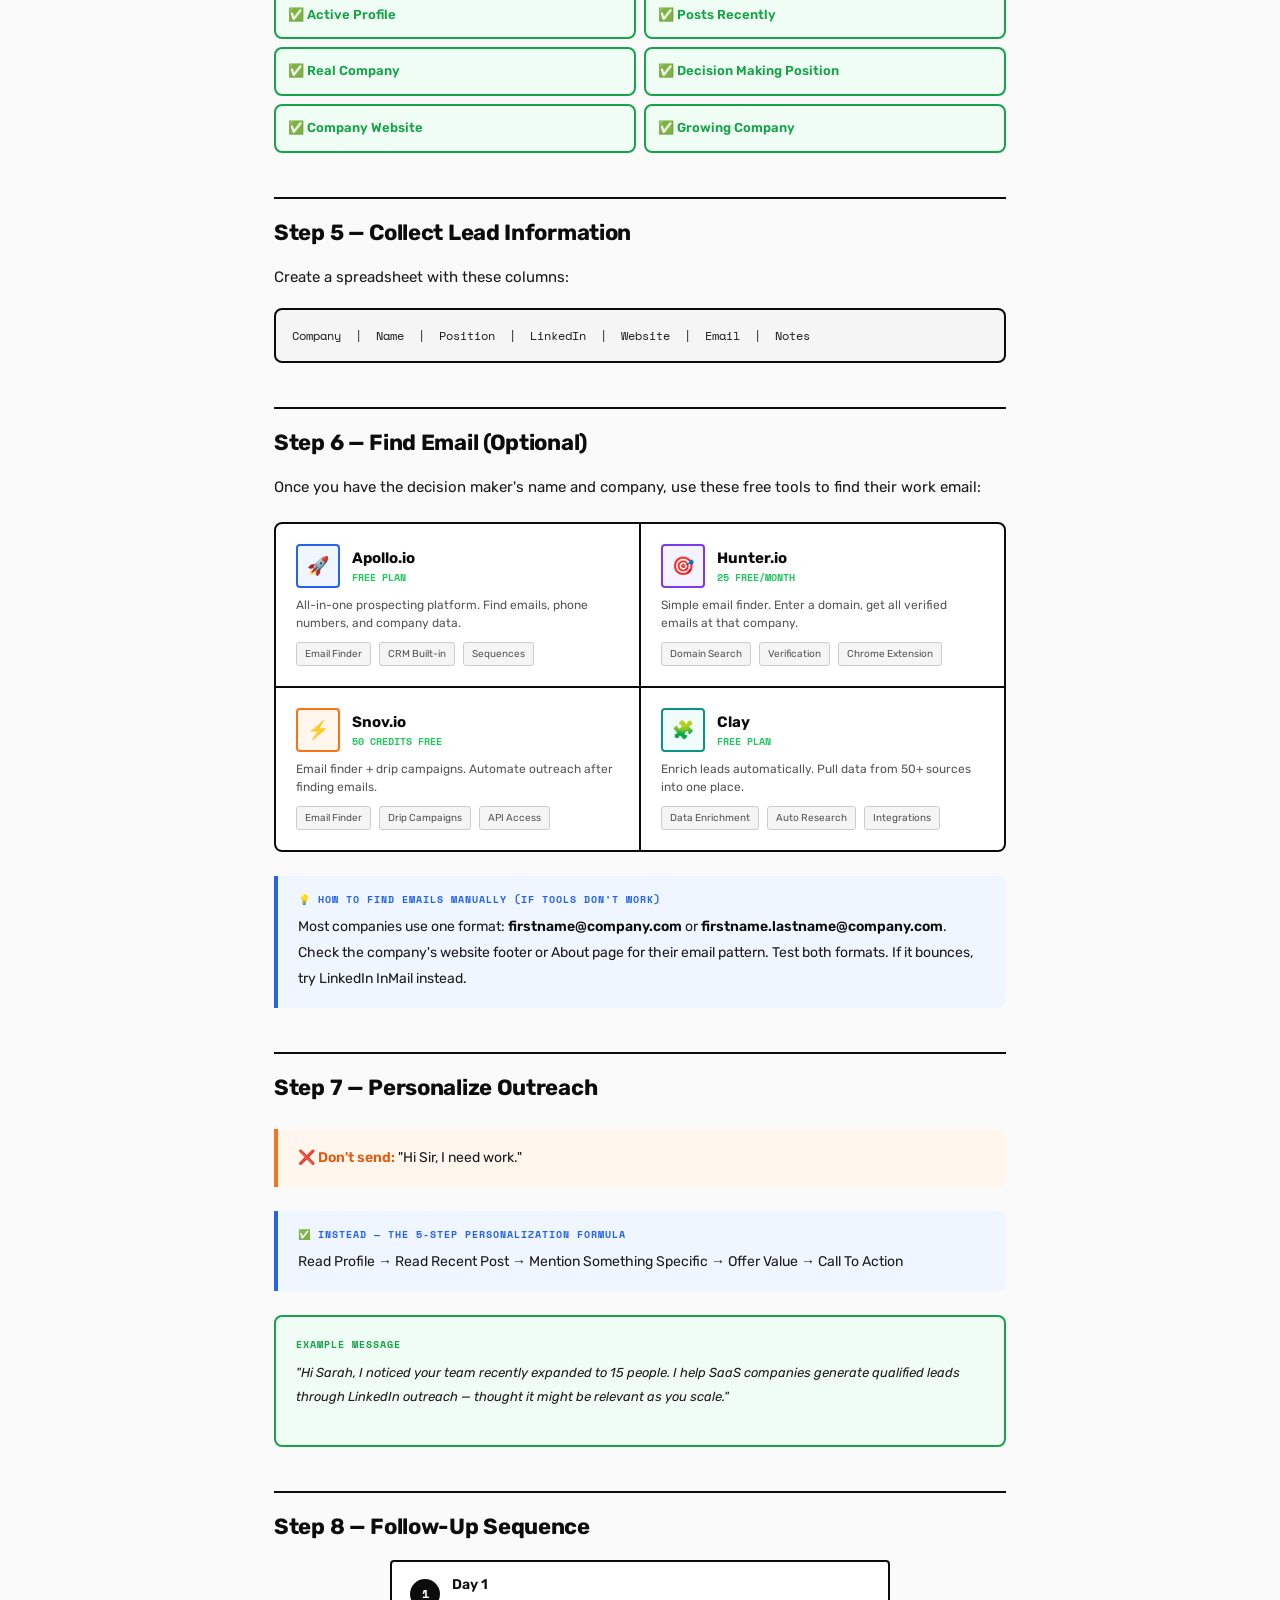
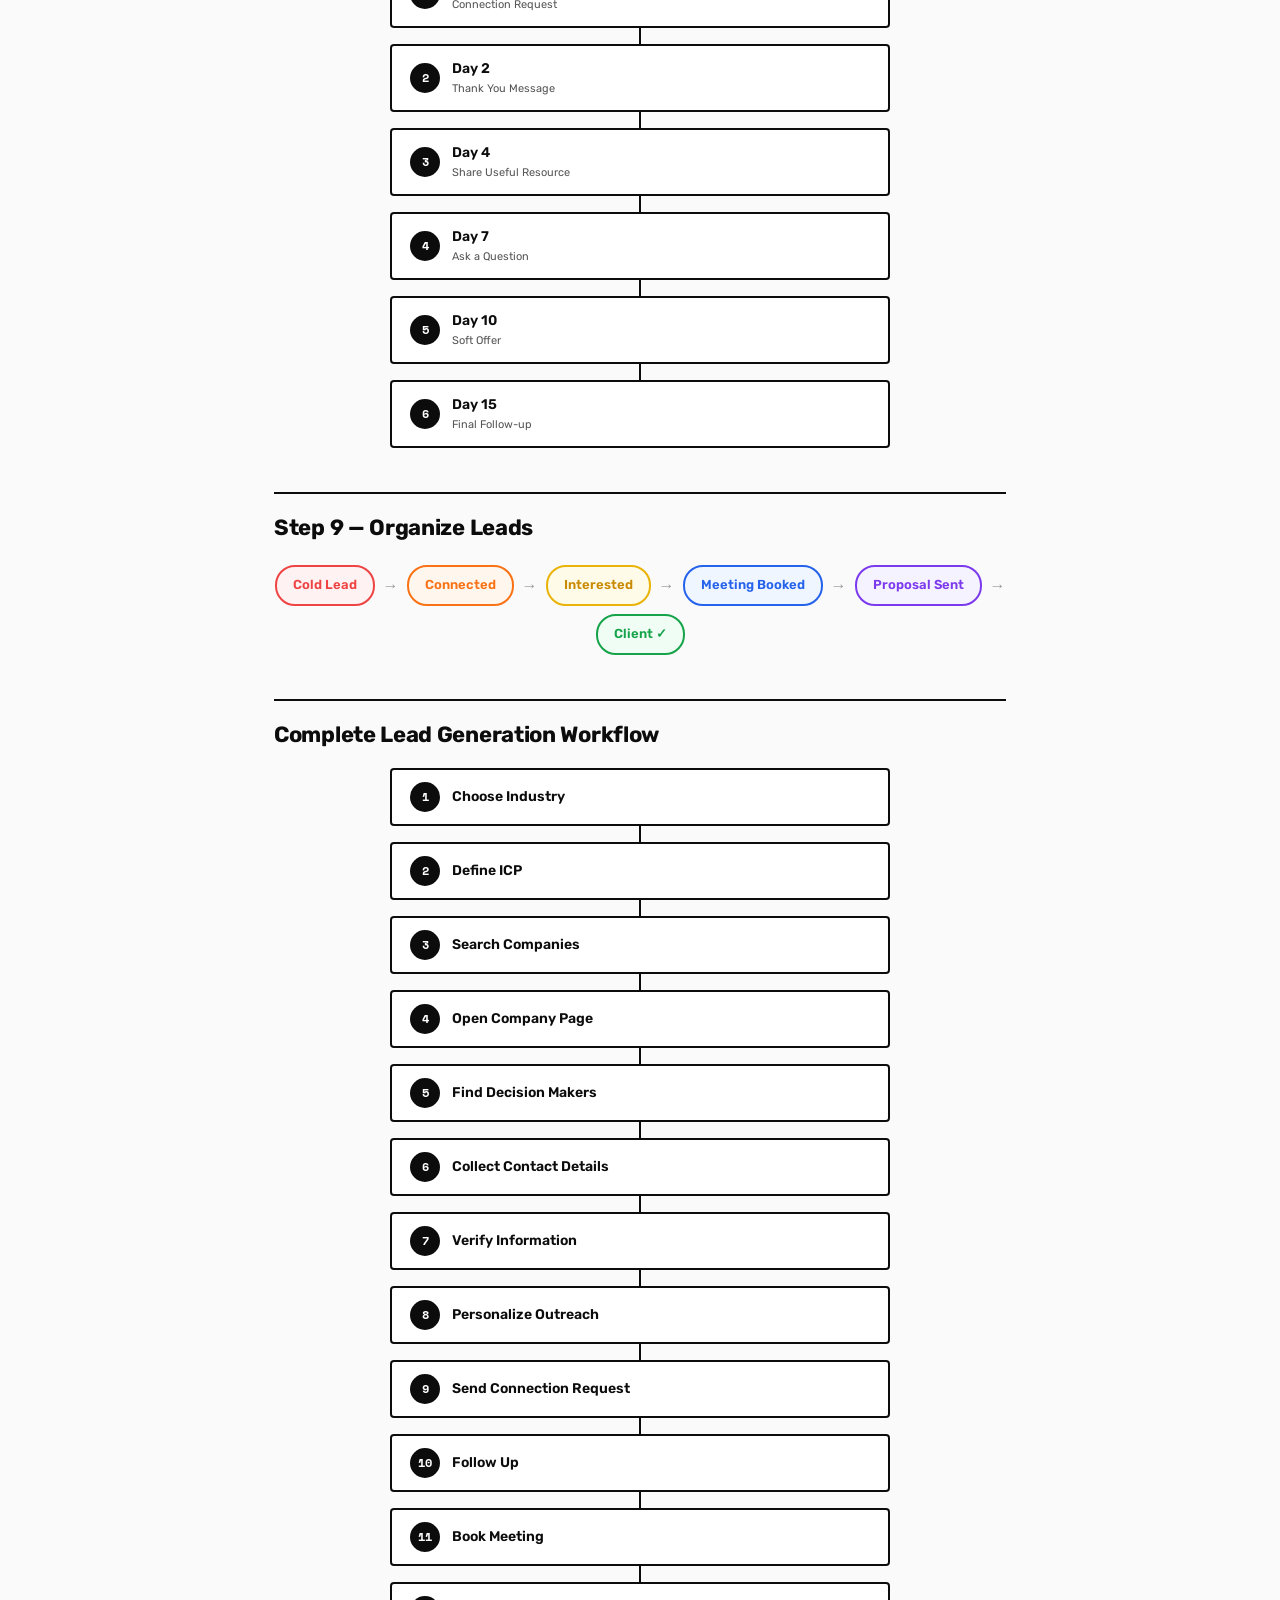
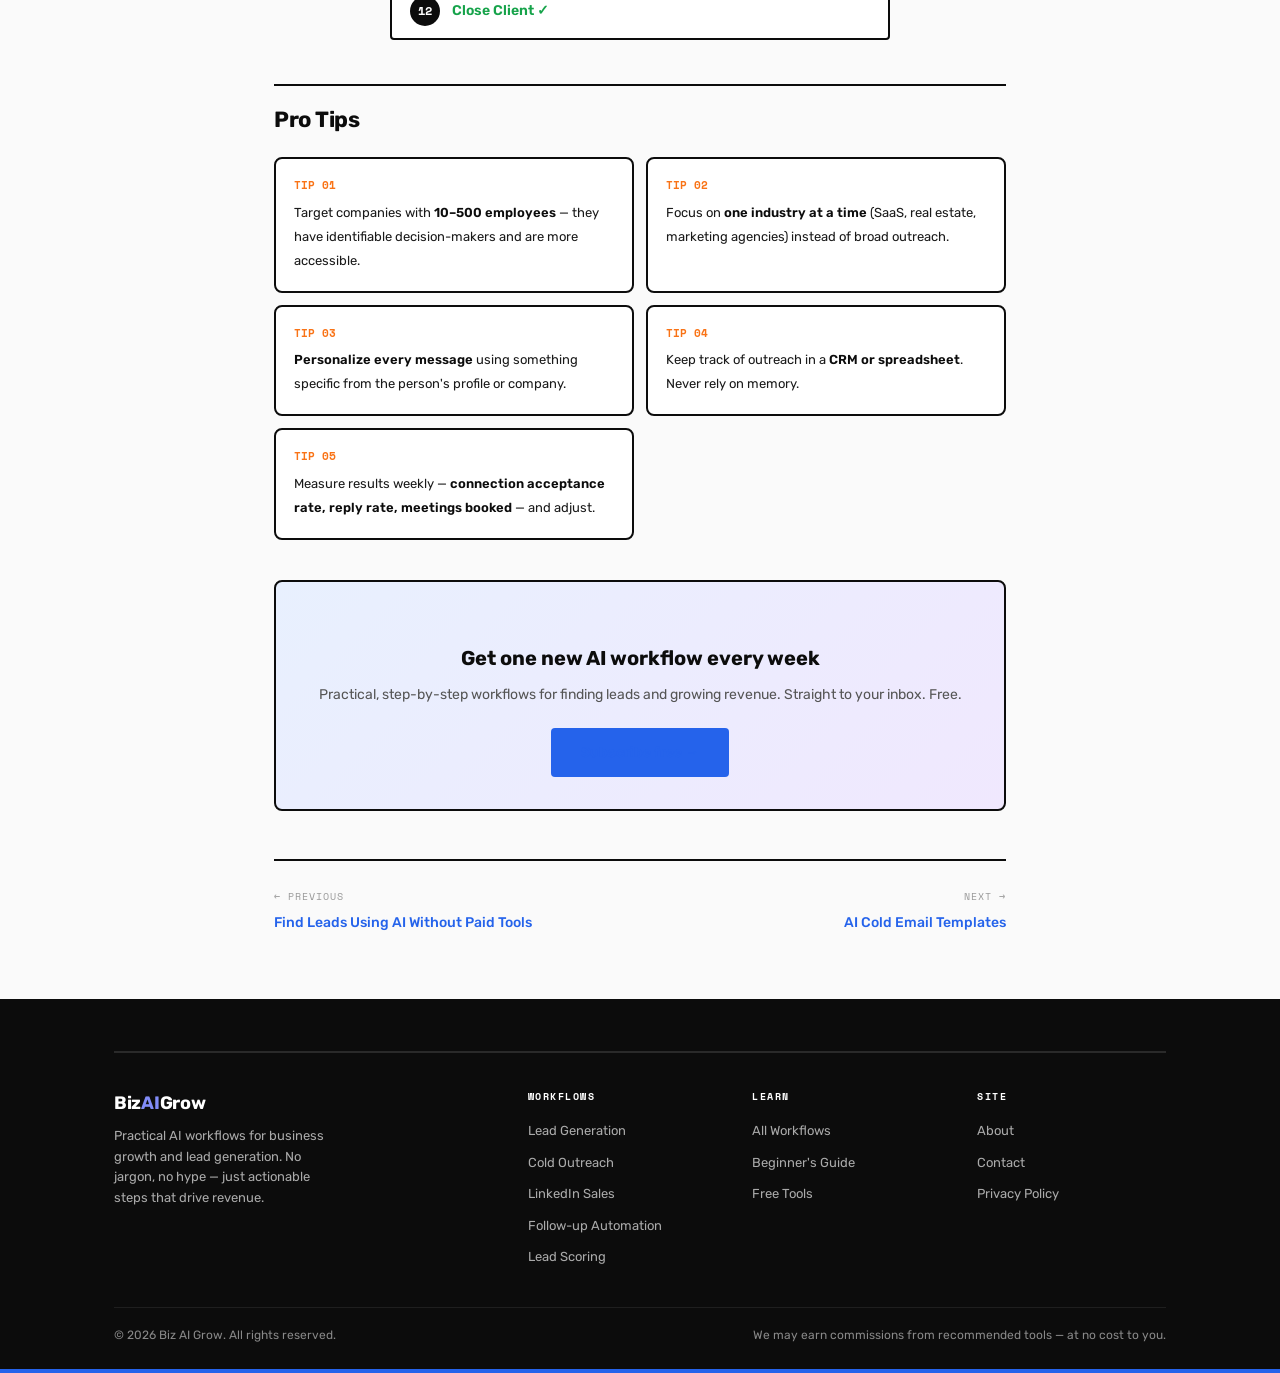
<file: linkedin-workflow.html>
<!DOCTYPE html>
<html lang="en">
<head>
    <meta charset="UTF-8">
    <meta name="viewport" content="width=device-width, initial-scale=1.0">
    
    <!-- SEO -->
    <title>LinkedIn Lead Generation with AI — Complete 9-Step Workflow (2026) | Biz AI Grow</title>
    <meta name="description" content="Complete LinkedIn lead generation workflow using AI. 9 steps from defining your ICP to closing clients. Free mental map, templates, and pro tips included.">
    <meta name="robots" content="index, follow">
    <link rel="canonical" href="https://bizaigrow.com/blog/linkedin-lead-generation-workflow.html">
    
    <!-- Open Graph -->
    <meta property="og:title" content="LinkedIn Lead Generation with AI — Complete 9-Step Workflow | Biz AI Grow">
    <meta property="og:description" content="Complete LinkedIn lead generation workflow using AI. Step-by-step with mental map, templates, and pro tips.">
    <meta property="og:type" content="article">
    <meta property="og:url" content="https://bizaigrow.com/blog/linkedin-lead-generation-workflow.html">
    
    <!-- Schema -->
    <script type="application/ld+json">
    {
        "@context": "https://schema.org",
        "@type": "Article",
        "headline": "LinkedIn Lead Generation with AI — Complete 9-Step Workflow",
        "description": "Complete LinkedIn lead generation workflow using AI. 9 steps from defining your ICP to closing clients.",
        "datePublished": "2026-07-04",
        "author": { "@type": "Organization", "name": "Biz AI Grow" }
    }
    </script>
    
    <!-- Fonts -->
    <link rel="preconnect" href="https://fonts.googleapis.com">
    <link rel="preconnect" href="https://fonts.gstatic.com" crossorigin>
    <link href="https://fonts.googleapis.com/css2?family=Rubik:ital,wght@0,400;0,500;0,600;0,700;0,800;0,900;1,400&family=Space+Mono:ital,wght@0,400;0,700;1,400&display=swap" rel="stylesheet">
    
    <link rel="stylesheet" href="../style.css">
    <style>
        .blog-header { padding: 56px 0 40px; background: linear-gradient(180deg, #e8f0fe 0%, #fafafa 100%); text-align: center; }
        .blog-header h1 { font-family: var(--font); font-size: clamp(26px, 5vw, 38px); font-weight: 700; letter-spacing: -1px; line-height: 1.2; margin-bottom: 14px; color: var(--black); max-width: 750px; margin-left: auto; margin-right: auto; }
        .blog-meta { display: flex; align-items: center; justify-content: center; gap: 12px; flex-wrap: wrap; font-size: 13px; color: var(--gray600); }
        .blog-tag { font-family: var(--mono); font-size: 10px; font-weight: 700; padding: 3px 10px; border-radius: 3px; text-transform: uppercase; letter-spacing: 0.5px; }
        .blog-tag-cat { background: #eff6ff; color: #2563eb; border: 1.5px solid #2563eb; }
        .blog-tag-level { background: #f5f3ff; color: #7c3aed; border: 1.5px solid #7c3aed; }
        .blog-content { max-width: 780px; margin: 0 auto; padding: 0 24px 64px; }
        .blog-intro { font-size: 17px; color: var(--gray800); line-height: 1.8; margin-bottom: 28px; padding: 18px 20px; background: #eff6ff; border-left: 4px solid var(--accent); border-radius: 0 var(--radius-lg) var(--radius-lg) 0; }
        .blog-content h2 { font-family: var(--font); font-size: 22px; font-weight: 700; letter-spacing: -0.3px; color: var(--black); margin: 44px 0 14px; padding-top: 16px; border-top: 2px solid var(--black); }
        .blog-content h3 { font-family: var(--font); font-size: 17px; font-weight: 600; color: var(--black); margin: 28px 0 10px; }
        .blog-content p { font-size: 15px; color: var(--gray800); line-height: 1.85; margin-bottom: 16px; }
        .blog-content ul, .blog-content ol { margin: 12px 0 20px 22px; }
        .blog-content li { font-size: 15px; color: var(--gray800); line-height: 1.75; margin-bottom: 8px; }
        .blog-content strong { color: var(--black); font-weight: 600; }
        .blog-content a { color: var(--accent); text-decoration: none; border-bottom: 1.5px solid transparent; transition: border-color var(--transition); }
        .blog-content a:hover { border-bottom-color: var(--accent); }
        .blog-toc { background: var(--white); border: 2px solid var(--black); border-radius: var(--radius-lg); padding: 20px 22px; margin-bottom: 36px; }
        .blog-toc-label { font-family: var(--mono); font-size: 11px; font-weight: 700; text-transform: uppercase; letter-spacing: 1px; color: var(--gray400); margin-bottom: 12px; }
        .blog-toc ol { padding-left: 18px; margin: 0; columns: 2; column-gap: 24px; }
        .blog-toc li { font-size: 13px; margin-bottom: 5px; break-inside: avoid; }
        .blog-toc a { color: var(--gray600); }
        .blog-toc a:hover { color: var(--accent); }
        @media (max-width: 600px) { .blog-toc ol { columns: 1; } }
        .blog-callout { background: #eff6ff; border-left: 4px solid var(--accent); border-radius: 0 var(--radius-lg) var(--radius-lg) 0; padding: 16px 20px; margin: 24px 0; }
        .blog-callout-label { font-family: var(--mono); font-size: 10px; font-weight: 700; text-transform: uppercase; letter-spacing: 1px; color: var(--accent); margin-bottom: 6px; }
        .blog-callout p { font-size: 14px; margin: 0; }
        .blog-warn { background: #fff7ed; border-left: 4px solid #f97316; border-radius: 0 var(--radius-lg) var(--radius-lg) 0; padding: 16px 20px; margin: 24px 0; }
        .blog-warn p { font-size: 14px; margin: 0; }
        .blog-warn strong { color: #ea580c; }
        .blog-step { background: var(--white); border: 2px solid var(--black); border-radius: var(--radius-lg); padding: 22px; margin: 20px 0; }
        .blog-step-top { display: flex; align-items: center; gap: 12px; margin-bottom: 14px; }
        .blog-step-num { width: 34px; height: 34px; border-radius: 50%; background: var(--black); color: var(--white); display: flex; align-items: center; justify-content: center; font-family: var(--mono); font-size: 13px; font-weight: 700; flex-shrink: 0; }
        .blog-step-title { font-family: var(--font); font-size: 15px; font-weight: 600; color: var(--black); }
        .blog-step p { font-size: 14px; margin-bottom: 10px; }
        .flow-box { background: var(--white); border: 2px solid var(--black); border-radius: var(--radius-lg); padding: 24px 16px; margin: 24px 0; overflow-x: auto; }
        .flow-title { font-family: var(--mono); font-size: 11px; font-weight: 700; color: var(--accent); text-transform: uppercase; letter-spacing: 1px; text-align: center; margin-bottom: 6px; }
        .flow-main-title { font-family: var(--font); font-size: 16px; font-weight: 700; color: var(--black); text-align: center; margin-bottom: 20px; }
        .flow-columns { display: flex; gap: 16px; justify-content: center; flex-wrap: wrap; min-width: 600px; }
        .flow-col { flex: 1; min-width: 160px; max-width: 220px; }
        .flow-col-header { color: #fff; text-align: center; padding: 10px 8px; border-radius: var(--radius); font-family: var(--font); font-size: 13px; font-weight: 700; margin-bottom: 8px; }
        .flow-col-header.blue { background: #2563eb; }
        .flow-col-header.purple { background: #7c3aed; }
        .flow-col-header.green { background: #16a34a; }
        .flow-items { background: var(--gray50); border: 2px solid var(--black); border-radius: var(--radius); padding: 12px; }
        .flow-item { font-size: 12px; color: var(--gray800); padding: 5px 0; border-bottom: 1px solid var(--line-light); }
        .flow-item:last-child { border-bottom: none; }
        .process-flow { display: flex; flex-direction: column; align-items: center; gap: 0; margin: 16px 0; }
        .process-step { display: flex; align-items: center; gap: 12px; background: var(--white); border: 2px solid var(--black); border-radius: var(--radius); padding: 12px 18px; width: 100%; max-width: 500px; transition: all var(--transition); }
        .process-step:hover { background: #eff6ff; transform: translateX(4px); }
        .process-num { width: 30px; height: 30px; border-radius: 50%; background: var(--black); color: var(--white); display: flex; align-items: center; justify-content: center; font-family: var(--mono); font-size: 12px; font-weight: 700; flex-shrink: 0; }
        .process-arrow { width: 2px; height: 16px; background: var(--black); margin: 0 auto; }
        .process-step .step-label { font-family: var(--font); font-size: 14px; font-weight: 600; color: var(--black); }
        .process-step .step-sublabel { font-size: 11px; color: var(--gray600); }
        .example-box { background: #f0fdf4; border: 2px solid #16a34a; border-radius: var(--radius-lg); padding: 20px; margin: 20px 0; }
        .example-label { font-family: var(--mono); font-size: 10px; font-weight: 700; color: #16a34a; text-transform: uppercase; letter-spacing: 1px; margin-bottom: 8px; }
        .example-box p, .example-box li { font-size: 13px; color: var(--gray800); }
        .tips-grid { display: grid; grid-template-columns: 1fr 1fr; gap: 12px; margin: 20px 0; }
        .tip-card { background: var(--white); border: 2px solid var(--black); border-radius: var(--radius-lg); padding: 18px; transition: all var(--transition); }
        .tip-card:hover { background: #fff7ed; border-color: #f97316; transform: translateY(-2px); }
        .tip-num { font-family: var(--mono); font-size: 11px; font-weight: 700; color: #f97316; margin-bottom: 6px; }
        .tip-card p { font-size: 13px; margin-bottom: 0; }
        .blog-cta { background: linear-gradient(135deg, #e8f0fe 0%, #f0e8fe 100%); border: 2px solid var(--black); border-radius: var(--radius-lg); padding: 32px 24px; margin: 40px 0; text-align: center; }
        .blog-cta h3 { font-family: var(--font); font-size: 20px; font-weight: 700; color: var(--black); margin-bottom: 8px; }
        .blog-cta p { font-size: 14px; color: var(--gray600); margin-bottom: 20px; }
        .blog-cta-btn { display: inline-block; background: var(--accent); color: var(--white); font-family: var(--font); font-size: 14px; font-weight: 600; padding: 12px 28px; border-radius: var(--radius); border: 2px solid var(--accent); text-decoration: none; transition: all var(--transition); }
        .blog-cta-btn:hover { background: #1d4ed8; border-color: #1d4ed8; transform: translateY(-2px); box-shadow: 0 6px 20px rgba(37, 99, 235, 0.35); }
        .blog-bottom-nav { border-top: 2px solid var(--black); padding-top: 28px; margin-top: 48px; display: flex; justify-content: space-between; gap: 20px; flex-wrap: wrap; }
        .blog-nav-label { font-family: var(--mono); font-size: 10px; text-transform: uppercase; letter-spacing: 1px; color: var(--gray400); margin-bottom: 4px; }
        .blog-nav-title a { font-size: 14px; font-weight: 500; color: var(--accent); border-bottom: 1.5px solid transparent; }
        .blog-nav-title a:hover { border-bottom-color: var(--accent); }
        .tag-pills { display: flex; flex-wrap: wrap; gap: 8px; justify-content: center; margin: 12px 0; }
        .tag-pill { padding: 6px 14px; border-radius: 20px; font-family: var(--font); font-size: 12px; font-weight: 600; border: 2px solid; }
        .check-grid { display: grid; grid-template-columns: 1fr 1fr; gap: 8px; margin: 16px 0; }
        .check-item { border-radius: 8px; padding: 12px; font-size: 13px; font-weight: 600; }
        .lead-flow { display: flex; align-items: center; gap: 8px; flex-wrap: wrap; justify-content: center; margin: 20px 0; }
        .lead-stage { padding: 8px 16px; border-radius: 20px; font-size: 13px; font-weight: 600; border: 2px solid; }
        @media (max-width: 600px) {
            .blog-header { padding: 36px 0 28px; } .blog-header h1 { font-size: 22px; } .blog-content { padding: 0 16px 48px; }
            .tips-grid { grid-template-columns: 1fr; } .flow-columns { flex-direction: column; align-items: center; min-width: auto; }
            .flow-col { max-width: 100%; width: 100%; } .blog-bottom-nav { flex-direction: column; text-align: center; }
            .check-grid { grid-template-columns: 1fr; } .tag-pills { gap: 6px; }
        }
    </style>
</head>
<body>

    <!-- NAV -->
    <nav class="navbar" id="navbar">
        <div class="nav-inner">
            <a href="/" class="logo">Biz<span>AI</span>Grow</a>
            <ul class="nav-links" id="navLinks">
                <li><a href="/#how">How It Works</a></li>
                <li><a href="/#workflows">Workflows</a></li>
                <li><a href="/#learn">Learn</a></li>
                <li><a href="/about.html">About</a></li>
                <li><a href="/#newsletter" class="nav-cta">Get Free Workflows</a></li>
            </ul>
            <button class="hamburger" id="hamburger" aria-label="Menu"><span></span><span></span><span></span></button>
        </div>
    </nav>

    <!-- HEADER -->
    <section class="blog-header">
        <div class="container">
            <span class="section-tag">LinkedIn Sales</span>
            <h1>LinkedIn Lead Generation with AI — Complete 9-Step Workflow</h1>
            <div class="blog-meta">
                <span class="blog-tag blog-tag-cat">LinkedIn</span>
                <span class="blog-tag blog-tag-level">Intermediate</span>
                <span>July 2026</span>
                <span>· 14 min read</span>
            </div>
        </div>
    </section>

    <!-- CONTENT -->
    <div class="blog-content">

        <p class="blog-intro">
            LinkedIn has over 1 billion users. But most people use it wrong — sending generic connection requests that get ignored. This 9-step workflow shows you exactly how to find, qualify, and convert LinkedIn leads using AI, with a complete mental map you can reference anytime.
        </p>

        <!-- TOC -->
        <div class="blog-toc">
            <div class="blog-toc-label">In this article</div>
            <ol>
                <li><a href="#mental-map">The Complete Mental Map</a></li>
                <li><a href="#step1">Step 1 — Define Your ICP</a></li>
                <li><a href="#step2">Step 2 — Find Target Companies</a></li>
                <li><a href="#step3">Step 3 — Find Decision Makers</a></li>
                <li><a href="#step4">Step 4 — Verify They're Right</a></li>
                <li><a href="#step5">Step 5 — Collect Lead Information</a></li>
                <li><a href="#step6">Step 6 — Find Email (Optional)</a></li>
                <li><a href="#step7">Step 7 — Personalize Outreach</a></li>
                <li><a href="#step8">Step 8 — Follow-Up Sequence</a></li>
                <li><a href="#step9">Step 9 — Organize Leads</a></li>
                <li><a href="#full-workflow">Complete Workflow Overview</a></li>
                <li><a href="#pro-tips">Pro Tips</a></li>
            </ol>
        </div>

        <!-- MENTAL MAP -->
        <h2 id="mental-map">The Complete Mental Map</h2>
        <p>Save this. Reference it every time you prospect on LinkedIn:</p>

        <div class="flow-box">
            <div class="flow-title">Mental Map</div>
            <div class="flow-main-title">LINKEDIN LEAD GENERATION WORKFLOW</div>
            <div class="flow-columns">
                <div class="flow-col">
                    <div class="flow-col-header blue">🎯 Define ICP</div>
                    <div class="flow-items">
                        <div class="flow-item">Industry</div>
                        <div class="flow-item">Company Size</div>
                        <div class="flow-item">Location</div>
                        <div class="flow-item">Revenue</div>
                        <div class="flow-item">Target Country</div>
                    </div>
                </div>
                <div class="flow-col">
                    <div class="flow-col-header purple">🔍 Find Companies</div>
                    <div class="flow-items">
                        <div class="flow-item">Search LinkedIn</div>
                        <div class="flow-item">Company Filter</div>
                        <div class="flow-item">Employee Count</div>
                        <div class="flow-item">Industry</div>
                        <div class="flow-item">Headquarters</div>
                    </div>
                </div>
                <div class="flow-col">
                    <div class="flow-col-header green">👤 Decision Makers</div>
                    <div class="flow-items">
                        <div class="flow-item">Founder / CEO</div>
                        <div class="flow-item">Owner / Co-Founder</div>
                        <div class="flow-item">Marketing Manager</div>
                        <div class="flow-item">Sales Director</div>
                        <div class="flow-item">HR / Procurement</div>
                        <div class="flow-item">IT Manager</div>
                    </div>
                </div>
            </div>
        </div>

        <!-- STEP 1 -->
        <h2 id="step1">Step 1 — Define Your Ideal Customer (ICP)</h2>
        <p>Before searching anyone, answer these questions:</p>

        <div class="blog-step">
            <div class="blog-step-top"><div class="blog-step-num">1</div><div class="blog-step-title">Who do I want to reach?</div></div>
            <div class="process-flow">
                <div class="process-step"><div class="process-num">1</div><div><div class="step-label">Industry</div><div class="step-sublabel">What sector? (SaaS, Real Estate, Healthcare)</div></div></div>
                <div class="process-arrow"></div>
                <div class="process-step"><div class="process-num">2</div><div><div class="step-label">Country</div><div class="step-sublabel">Target geography</div></div></div>
                <div class="process-arrow"></div>
                <div class="process-step"><div class="process-num">3</div><div><div class="step-label">Company Size</div><div class="step-sublabel">10–200 or 200–500 employees</div></div></div>
                <div class="process-arrow"></div>
                <div class="process-step"><div class="process-num">4</div><div><div class="step-label">Revenue</div><div class="step-sublabel">Annual revenue range</div></div></div>
                <div class="process-arrow"></div>
                <div class="process-step"><div class="process-num">5</div><div><div class="step-label">Pain Point</div><div class="step-sublabel">What problem do you solve for them?</div></div></div>
            </div>
        </div>

        <div class="example-box">
            <div class="example-label">Example ICP</div>
            <p><strong>Industry:</strong> Software Companies<br>
            <strong>Location:</strong> United States<br>
            <strong>Employees:</strong> 10–200<br>
            <strong>Need:</strong> Lead Generation</p>
        </div>

        <!-- STEP 2 -->
        <h2 id="step2">Step 2 — Find Target Companies</h2>

        <div class="blog-step">
            <div class="blog-step-top"><div class="blog-step-num">2</div><div class="blog-step-title">Search & Filter on LinkedIn</div></div>
            <div class="process-flow">
                <div class="process-step"><div class="process-num">1</div><div><div class="step-label">LinkedIn Search → Companies</div></div></div>
                <div class="process-arrow"></div>
                <div class="process-step"><div class="process-num">2</div><div><div class="step-label">Apply Filters</div><div class="step-sublabel">Industry · Location · Employee Size · Language</div></div></div>
            </div>
        </div>

        <div class="example-box">
            <div class="example-label">Example Search</div>
            <p>USA → Marketing Agencies → 11–50 Employees → <strong>500 Companies Found</strong></p>
        </div>

        <!-- STEP 3 -->
        <h2 id="step3">Step 3 — Find Decision Makers</h2>

        <div class="blog-step">
            <div class="blog-step-top"><div class="blog-step-num">3</div><div class="blog-step-title">Inside every company page → People → Search</div></div>
        </div>

        <div class="flow-box">
            <div class="flow-title">Target Job Titles</div>
            <div class="tag-pills">
                <span class="tag-pill" style="background:#eff6ff;color:#2563eb;border-color:#2563eb;">Owner</span>
                <span class="tag-pill" style="background:#f5f3ff;color:#7c3aed;border-color:#7c3aed;">Founder</span>
                <span class="tag-pill" style="background:#f0fdf4;color:#16a34a;border-color:#16a34a;">CEO</span>
                <span class="tag-pill" style="background:#fff7ed;color:#f97316;border-color:#f97316;">Director</span>
                <span class="tag-pill" style="background:#fef2f2;color:#ef4444;border-color:#ef4444;">VP</span>
                <span class="tag-pill" style="background:#f0fdfa;color:#0d9488;border-color:#0d9488;">Head Of</span>
                <span class="tag-pill" style="background:#eff6ff;color:#2563eb;border-color:#2563eb;">CMO</span>
                <span class="tag-pill" style="background:#f5f3ff;color:#7c3aed;border-color:#7c3aed;">CTO</span>
                <span class="tag-pill" style="background:#f0fdf4;color:#16a34a;border-color:#16a34a;">Marketing Manager</span>
                <span class="tag-pill" style="background:#fff7ed;color:#f97316;border-color:#f97316;">Sales Manager</span>
            </div>
        </div>

        <!-- STEP 4 -->
        <h2 id="step4">Step 4 — Verify They're the Right Person</h2>
        <p>Don't waste time on dead profiles. Check each prospect:</p>
        <div class="check-grid">
            <div class="check-item" style="background:#f0fdf4;border:2px solid #16a34a;color:#16a34a;">✅ Active Profile</div>
            <div class="check-item" style="background:#f0fdf4;border:2px solid #16a34a;color:#16a34a;">✅ Posts Recently</div>
            <div class="check-item" style="background:#f0fdf4;border:2px solid #16a34a;color:#16a34a;">✅ Real Company</div>
            <div class="check-item" style="background:#f0fdf4;border:2px solid #16a34a;color:#16a34a;">✅ Decision Making Position</div>
            <div class="check-item" style="background:#f0fdf4;border:2px solid #16a34a;color:#16a34a;">✅ Company Website</div>
            <div class="check-item" style="background:#f0fdf4;border:2px solid #16a34a;color:#16a34a;">✅ Growing Company</div>
        </div>

        <!-- STEP 5 -->
        <h2 id="step5">Step 5 — Collect Lead Information</h2>
        <p>Create a spreadsheet with these columns:</p>
        <div style="background:#f5f5f5;border:2px solid var(--black);border-radius:8px;padding:16px;font-family:var(--mono);font-size:12px;color:var(--gray800);overflow-x:auto;">
            Company &nbsp;|&nbsp; Name &nbsp;|&nbsp; Position &nbsp;|&nbsp; LinkedIn &nbsp;|&nbsp; Website &nbsp;|&nbsp; Email &nbsp;|&nbsp; Notes
        </div>

        <!-- STEP 6 -->
<h2 id="step6">Step 6 — Find Email (Optional)</h2>
<p>Once you have the decision maker's name and company, use these free tools to find their work email:</p>

<div style="display:grid;grid-template-columns:1fr 1fr;gap:2px;background:var(--black);border:2px solid var(--black);border-radius:var(--radius-lg);overflow:hidden;margin:20px 0;">
    
    <div style="background:var(--white);padding:20px;transition:all var(--transition);">
        <div style="display:flex;align-items:center;gap:12px;margin-bottom:8px;">
            <div style="width:44px;height:44px;background:#eff6ff;border:2px solid #2563eb;border-radius:var(--radius);display:flex;align-items:center;justify-content:center;font-size:18px;">🚀</div>
            <div>
                <div style="font-family:var(--font);font-size:15px;font-weight:700;color:var(--black);">Apollo.io</div>
                <div style="font-family:var(--mono);font-size:10px;font-weight:700;color:#22c55e;">FREE PLAN</div>
            </div>
        </div>
        <p style="font-size:12px;color:var(--gray600);line-height:1.5;margin-bottom:10px;">All-in-one prospecting platform. Find emails, phone numbers, and company data.</p>
        <div style="display:flex;gap:8px;flex-wrap:wrap;">
            <span style="background:#f5f5f5;border:1px solid var(--line-light);padding:3px 8px;border-radius:3px;font-size:10px;color:var(--gray600);">Email Finder</span>
            <span style="background:#f5f5f5;border:1px solid var(--line-light);padding:3px 8px;border-radius:3px;font-size:10px;color:var(--gray600);">CRM Built-in</span>
            <span style="background:#f5f5f5;border:1px solid var(--line-light);padding:3px 8px;border-radius:3px;font-size:10px;color:var(--gray600);">Sequences</span>
        </div>
    </div>

    <div style="background:var(--white);padding:20px;transition:all var(--transition);">
        <div style="display:flex;align-items:center;gap:12px;margin-bottom:8px;">
            <div style="width:44px;height:44px;background:#f5f3ff;border:2px solid #7c3aed;border-radius:var(--radius);display:flex;align-items:center;justify-content:center;font-size:18px;">🎯</div>
            <div>
                <div style="font-family:var(--font);font-size:15px;font-weight:700;color:var(--black);">Hunter.io</div>
                <div style="font-family:var(--mono);font-size:10px;font-weight:700;color:#22c55e;">25 FREE/MONTH</div>
            </div>
        </div>
        <p style="font-size:12px;color:var(--gray600);line-height:1.5;margin-bottom:10px;">Simple email finder. Enter a domain, get all verified emails at that company.</p>
        <div style="display:flex;gap:8px;flex-wrap:wrap;">
            <span style="background:#f5f5f5;border:1px solid var(--line-light);padding:3px 8px;border-radius:3px;font-size:10px;color:var(--gray600);">Domain Search</span>
            <span style="background:#f5f5f5;border:1px solid var(--line-light);padding:3px 8px;border-radius:3px;font-size:10px;color:var(--gray600);">Verification</span>
            <span style="background:#f5f5f5;border:1px solid var(--line-light);padding:3px 8px;border-radius:3px;font-size:10px;color:var(--gray600);">Chrome Extension</span>
        </div>
    </div>

    <div style="background:var(--white);padding:20px;transition:all var(--transition);">
        <div style="display:flex;align-items:center;gap:12px;margin-bottom:8px;">
            <div style="width:44px;height:44px;background:#fff7ed;border:2px solid #f97316;border-radius:var(--radius);display:flex;align-items:center;justify-content:center;font-size:18px;">⚡</div>
            <div>
                <div style="font-family:var(--font);font-size:15px;font-weight:700;color:var(--black);">Snov.io</div>
                <div style="font-family:var(--mono);font-size:10px;font-weight:700;color:#22c55e;">50 CREDITS FREE</div>
            </div>
        </div>
        <p style="font-size:12px;color:var(--gray600);line-height:1.5;margin-bottom:10px;">Email finder + drip campaigns. Automate outreach after finding emails.</p>
        <div style="display:flex;gap:8px;flex-wrap:wrap;">
            <span style="background:#f5f5f5;border:1px solid var(--line-light);padding:3px 8px;border-radius:3px;font-size:10px;color:var(--gray600);">Email Finder</span>
            <span style="background:#f5f5f5;border:1px solid var(--line-light);padding:3px 8px;border-radius:3px;font-size:10px;color:var(--gray600);">Drip Campaigns</span>
            <span style="background:#f5f5f5;border:1px solid var(--line-light);padding:3px 8px;border-radius:3px;font-size:10px;color:var(--gray600);">API Access</span>
        </div>
    </div>

    <div style="background:var(--white);padding:20px;transition:all var(--transition);">
        <div style="display:flex;align-items:center;gap:12px;margin-bottom:8px;">
            <div style="width:44px;height:44px;background:#f0fdfa;border:2px solid #0d9488;border-radius:var(--radius);display:flex;align-items:center;justify-content:center;font-size:18px;">🧩</div>
            <div>
                <div style="font-family:var(--font);font-size:15px;font-weight:700;color:var(--black);">Clay</div>
                <div style="font-family:var(--mono);font-size:10px;font-weight:700;color:#22c55e;">FREE PLAN</div>
            </div>
        </div>
        <p style="font-size:12px;color:var(--gray600);line-height:1.5;margin-bottom:10px;">Enrich leads automatically. Pull data from 50+ sources into one place.</p>
        <div style="display:flex;gap:8px;flex-wrap:wrap;">
            <span style="background:#f5f5f5;border:1px solid var(--line-light);padding:3px 8px;border-radius:3px;font-size:10px;color:var(--gray600);">Data Enrichment</span>
            <span style="background:#f5f5f5;border:1px solid var(--line-light);padding:3px 8px;border-radius:3px;font-size:10px;color:var(--gray600);">Auto Research</span>
            <span style="background:#f5f5f5;border:1px solid var(--line-light);padding:3px 8px;border-radius:3px;font-size:10px;color:var(--gray600);">Integrations</span>
        </div>
    </div>

</div>

<div class="blog-callout">
    <div class="blog-callout-label">💡 How to find emails manually (if tools don't work)</div>
    <p>Most companies use one format: <strong>firstname@company.com</strong> or <strong>firstname.lastname@company.com</strong>. Check the company's website footer or About page for their email pattern. Test both formats. If it bounces, try LinkedIn InMail instead.</p>
</div>

        <!-- STEP 7 -->
        <h2 id="step7">Step 7 — Personalize Outreach</h2>

        <div class="blog-warn"><p><strong>❌ Don't send:</strong> "Hi Sir, I need work."</p></div>

        <div class="blog-callout">
            <div class="blog-callout-label">✅ Instead — The 5-Step Personalization Formula</div>
            <p>Read Profile → Read Recent Post → Mention Something Specific → Offer Value → Call To Action</p>
        </div>

        <div class="example-box">
            <div class="example-label">Example Message</div>
            <p><em>"Hi Sarah, I noticed your team recently expanded to 15 people. I help SaaS companies generate qualified leads through LinkedIn outreach — thought it might be relevant as you scale."</em></p>
        </div>

        <!-- STEP 8 -->
        <h2 id="step8">Step 8 — Follow-Up Sequence</h2>

        <div class="process-flow">
            <div class="process-step"><div class="process-num">1</div><div><div class="step-label">Day 1</div><div class="step-sublabel">Connection Request</div></div></div>
            <div class="process-arrow"></div>
            <div class="process-step"><div class="process-num">2</div><div><div class="step-label">Day 2</div><div class="step-sublabel">Thank You Message</div></div></div>
            <div class="process-arrow"></div>
            <div class="process-step"><div class="process-num">3</div><div><div class="step-label">Day 4</div><div class="step-sublabel">Share Useful Resource</div></div></div>
            <div class="process-arrow"></div>
            <div class="process-step"><div class="process-num">4</div><div><div class="step-label">Day 7</div><div class="step-sublabel">Ask a Question</div></div></div>
            <div class="process-arrow"></div>
            <div class="process-step"><div class="process-num">5</div><div><div class="step-label">Day 10</div><div class="step-sublabel">Soft Offer</div></div></div>
            <div class="process-arrow"></div>
            <div class="process-step"><div class="process-num">6</div><div><div class="step-label">Day 15</div><div class="step-sublabel">Final Follow-up</div></div></div>
        </div>

        <!-- STEP 9 -->
        <h2 id="step9">Step 9 — Organize Leads</h2>

        <div class="lead-flow">
            <span class="lead-stage" style="background:#fef2f2;color:#ef4444;border-color:#ef4444;">Cold Lead</span>
            <span style="font-size:16px;color:var(--gray400);">→</span>
            <span class="lead-stage" style="background:#fff7ed;color:#f97316;border-color:#f97316;">Connected</span>
            <span style="font-size:16px;color:var(--gray400);">→</span>
            <span class="lead-stage" style="background:#fefce8;color:#ca8a04;border-color:#eab308;">Interested</span>
            <span style="font-size:16px;color:var(--gray400);">→</span>
            <span class="lead-stage" style="background:#eff6ff;color:#2563eb;border-color:#2563eb;">Meeting Booked</span>
            <span style="font-size:16px;color:var(--gray400);">→</span>
            <span class="lead-stage" style="background:#f5f3ff;color:#7c3aed;border-color:#7c3aed;">Proposal Sent</span>
            <span style="font-size:16px;color:var(--gray400);">→</span>
            <span class="lead-stage" style="background:#f0fdf4;color:#16a34a;border-color:#16a34a;">Client ✓</span>
        </div>

        <!-- FULL WORKFLOW -->
        <h2 id="full-workflow">Complete Lead Generation Workflow</h2>

        <div class="process-flow">
            <div class="process-step"><div class="process-num">1</div><div><div class="step-label">Choose Industry</div></div></div><div class="process-arrow"></div>
            <div class="process-step"><div class="process-num">2</div><div><div class="step-label">Define ICP</div></div></div><div class="process-arrow"></div>
            <div class="process-step"><div class="process-num">3</div><div><div class="step-label">Search Companies</div></div></div><div class="process-arrow"></div>
            <div class="process-step"><div class="process-num">4</div><div><div class="step-label">Open Company Page</div></div></div><div class="process-arrow"></div>
            <div class="process-step"><div class="process-num">5</div><div><div class="step-label">Find Decision Makers</div></div></div><div class="process-arrow"></div>
            <div class="process-step"><div class="process-num">6</div><div><div class="step-label">Collect Contact Details</div></div></div><div class="process-arrow"></div>
            <div class="process-step"><div class="process-num">7</div><div><div class="step-label">Verify Information</div></div></div><div class="process-arrow"></div>
            <div class="process-step"><div class="process-num">8</div><div><div class="step-label">Personalize Outreach</div></div></div><div class="process-arrow"></div>
            <div class="process-step"><div class="process-num">9</div><div><div class="step-label">Send Connection Request</div></div></div><div class="process-arrow"></div>
            <div class="process-step"><div class="process-num">10</div><div><div class="step-label">Follow Up</div></div></div><div class="process-arrow"></div>
            <div class="process-step"><div class="process-num">11</div><div><div class="step-label">Book Meeting</div></div></div><div class="process-arrow"></div>
            <div class="process-step"><div class="process-num">12</div><div><div class="step-label" style="color:#16a34a;">Close Client ✓</div></div></div>
        </div>

        <!-- PRO TIPS -->
        <h2 id="pro-tips">Pro Tips</h2>

        <div class="tips-grid">
            <div class="tip-card"><div class="tip-num">TIP 01</div><p>Target companies with <strong>10–500 employees</strong> — they have identifiable decision-makers and are more accessible.</p></div>
            <div class="tip-card"><div class="tip-num">TIP 02</div><p>Focus on <strong>one industry at a time</strong> (SaaS, real estate, marketing agencies) instead of broad outreach.</p></div>
            <div class="tip-card"><div class="tip-num">TIP 03</div><p><strong>Personalize every message</strong> using something specific from the person's profile or company.</p></div>
            <div class="tip-card"><div class="tip-num">TIP 04</div><p>Keep track of outreach in a <strong>CRM or spreadsheet</strong>. Never rely on memory.</p></div>
            <div class="tip-card"><div class="tip-num">TIP 05</div><p>Measure results weekly — <strong>connection acceptance rate, reply rate, meetings booked</strong> — and adjust.</p></div>
        </div>

        <!-- CTA -->
        <div class="blog-cta">
            <h3>Get one new AI workflow every week</h3>
            <p>Practical, step-by-step workflows for finding leads and growing revenue. Straight to your inbox. Free.</p>
            <a href="/#newsletter" class="blog-cta-btn">Subscribe free →</a>
        </div>

        <!-- BOTTOM NAV -->
        <div class="blog-bottom-nav">
            <div><div class="blog-nav-label">← Previous</div><div class="blog-nav-title"><a href="/blog/find-leads-ai-free.html">Find Leads Using AI Without Paid Tools</a></div></div>
            <div style="text-align:right;"><div class="blog-nav-label">Next →</div><div class="blog-nav-title"><a href="#">AI Cold Email Templates</a></div></div>
        </div>

    </div>

    <!-- FOOTER -->
    <footer>
        <div class="container">
            <div class="footer-top-line"></div>
            <div class="footer-grid">
                <div class="footer-brand">
                    <a href="/" class="footer-logo">Biz<span>AI</span>Grow</a>
                    <p>Practical AI workflows for business growth and lead generation. No jargon, no hype — just actionable steps that drive revenue.</p>
                </div>
                <div class="footer-col">
                    <h4>Workflows</h4>
                    <ul>
                        <li><a href="/#workflows">Lead Generation</a></li>
                        <li><a href="/#workflows">Cold Outreach</a></li>
                        <li><a href="/#workflows">LinkedIn Sales</a></li>
                        <li><a href="/#workflows">Follow-up Automation</a></li>
                        <li><a href="/#workflows">Lead Scoring</a></li>
                    </ul>
                </div>
                <div class="footer-col">
                    <h4>Learn</h4>
                    <ul>
                        <li><a href="/#workflows">All Workflows</a></li>
                        <li><a href="/#workflows">Beginner's Guide</a></li>
                        <li><a href="/#learn">Free Tools</a></li>
                    </ul>
                </div>
                <div class="footer-col">
                    <h4>Site</h4>
                    <ul>
                        <li><a href="/about.html">About</a></li>
                        <li><a href="#">Contact</a></li>
                        <li><a href="#">Privacy Policy</a></li>
                    </ul>
                </div>
            </div>
            <div class="footer-bottom-line"></div>
            <div class="footer-bottom">
                <p>&copy; 2026 Biz AI Grow. All rights reserved.</p>
                <p>We may earn commissions from recommended tools — at no cost to you.</p>
            </div>
        </div>
    </footer>

    <!-- TOAST -->
    <div class="toast" id="toast"><span id="toastMsg"></span></div>

    <script src="../script.js"></script>
</body>
</html>
</file>
<file: style.css>
/* =============================================
   BIZ AI GROW
   Sales & Lead Generation
   Fonts: Rubik + Space Mono
   Thick black borders + shaded backgrounds + dark text
   Includes About page styles
   ============================================= */

*,
*::before,
*::after {
    margin: 0;
    padding: 0;
    box-sizing: border-box;
}

:root {
    --black: #0c0c0c;
    --white: #ffffff;
    --accent: #2563eb;
    --accent2: #7c3aed;
    --gray50: #f5f5f5;
    --gray100: #eeeeee;
    --gray200: #dddddd;
    --gray300: #cccccc;
    --gray400: #999999;
    --gray600: #555555;
    --gray800: #1a1a1a;
    --blue-bg: #e8f0fe;
    --purple-bg: #f0e8fe;
    --orange-bg: #fef0e4;
    --green-bg: #e4faea;
    --teal-bg: #e4faf7;
    --radius: 4px;
    --radius-lg: 8px;
    --font: 'Rubik', -apple-system, BlinkMacSystemFont, 'Segoe UI', sans-serif;
    --mono: 'Space Mono', monospace;
    --transition: 0.2s ease;
    --line: #0c0c0c;
    --line-light: #cccccc;
}

html {
    scroll-behavior: smooth;
}

body {
    font-family: var(--font);
    color: var(--black);
    background: #fafafa;
    line-height: 1.6;
    font-size: 16px;
    -webkit-font-smoothing: antialiased;
    -moz-osx-font-smoothing: grayscale;
    border-top: 4px solid var(--black);
}

.container {
    max-width: 1100px;
    margin: 0 auto;
    padding: 0 24px;
}

/* ============ DIVIDER ============ */
.divider {
    width: 100%;
    height: 2px;
    background: var(--black);
    opacity: 0.08;
}

/* ============ NAVIGATION ============ */
.navbar {
    position: sticky;
    top: 0;
    z-index: 100;
    background: rgba(255, 255, 255, 0.98);
    backdrop-filter: blur(12px);
    -webkit-backdrop-filter: blur(12px);
    border-bottom: 2px solid var(--black);
}

.nav-inner {
    max-width: 1100px;
    margin: 0 auto;
    padding: 0 24px;
    height: 62px;
    display: flex;
    align-items: center;
    justify-content: space-between;
}

.logo {
    font-family: var(--font);
    font-size: 17px;
    font-weight: 700;
    color: var(--black);
    text-decoration: none;
    letter-spacing: -0.3px;
}

.logo span {
    color: var(--accent);
}

.nav-links {
    display: flex;
    gap: 24px;
    list-style: none;
    align-items: center;
}

.nav-links a {
    text-decoration: none;
    color: var(--gray800);
    font-size: 13px;
    font-weight: 500;
    transition: all var(--transition);
    position: relative;
    padding: 4px 0;
}

.nav-links a::after {
    content: '';
    position: absolute;
    bottom: 0;
    left: 0;
    width: 0;
    height: 2px;
    background: var(--accent);
    transition: width var(--transition);
}

.nav-links a:hover {
    color: var(--accent);
}

.nav-links a:hover::after {
    width: 100%;
}

.nav-cta {
    background: var(--accent);
    color: var(--white) !important;
    padding: 8px 18px;
    border-radius: var(--radius);
    font-size: 12px;
    font-weight: 600;
    border: 2px solid var(--accent);
    letter-spacing: -0.2px;
}

.nav-cta::after {
    display: none !important;
}

.nav-cta:hover {
    background: #1d4ed8 !important;
    border-color: #1d4ed8 !important;
    color: var(--white) !important;
    transform: translateY(-1px);
    box-shadow: 0 4px 12px rgba(37, 99, 235, 0.3);
}

/* Hamburger */
.hamburger {
    display: none;
    flex-direction: column;
    gap: 5px;
    background: none;
    border: none;
    cursor: pointer;
    padding: 6px;
    z-index: 101;
}

.hamburger span {
    width: 22px;
    height: 2.5px;
    background: var(--black);
    border-radius: 1px;
    transition: var(--transition);
}

.hamburger.active span:nth-child(1) {
    transform: rotate(45deg) translate(5px, 5px);
}

.hamburger.active span:nth-child(2) {
    opacity: 0;
}

.hamburger.active span:nth-child(3) {
    transform: rotate(-45deg) translate(5px, -5px);
}

/* ============ SECTION HEADERS ============ */
.section-header {
    text-align: center;
    margin-bottom: 40px;
}

.section-tag {
    font-family: var(--mono);
    font-size: 11px;
    font-weight: 700;
    letter-spacing: 1.5px;
    text-transform: uppercase;
    color: var(--accent);
    margin-bottom: 10px;
    display: inline-block;
    background: var(--blue-bg);
    padding: 4px 12px;
    border-radius: 3px;
    border: 1.5px solid #b0caf0;
}

.section-header h2 {
    font-family: var(--font);
    font-size: clamp(22px, 4vw, 32px);
    font-weight: 700;
    letter-spacing: -0.5px;
    margin-bottom: 8px;
    line-height: 1.15;
    color: var(--black);
}

.section-header p {
    font-size: 15px;
    color: var(--gray600);
    max-width: 480px;
    margin: 0 auto;
    line-height: 1.6;
}

/* ============ HERO ============ */
.hero {
    padding: 64px 0 48px;
    background: linear-gradient(180deg, #e8f0fe 0%, #f5f3ff 50%, #fafafa 100%);
}

.hero-grid {
    display: grid;
    grid-template-columns: 1fr 1fr;
    gap: 48px;
    align-items: center;
}

.hero-tag {
    display: inline-flex;
    align-items: center;
    gap: 7px;
    background: var(--white);
    color: var(--accent);
    font-family: var(--font);
    font-size: 13px;
    font-weight: 600;
    padding: 6px 14px;
    border-radius: 100px;
    margin-bottom: 18px;
    border: 2px solid var(--accent);
    letter-spacing: -0.2px;
    box-shadow: 0 2px 8px rgba(37, 99, 235, 0.1);
}

.hero-tag .dot {
    width: 7px;
    height: 7px;
    background: var(--accent);
    border-radius: 50%;
    animation: pulse 2s infinite;
}

@keyframes pulse {
    0%, 100% { opacity: 1; transform: scale(1); }
    50% { opacity: 0.5; transform: scale(1.4); }
}

.hero h1 {
    font-family: var(--font);
    font-size: clamp(30px, 5vw, 46px);
    font-weight: 700;
    line-height: 1.1;
    letter-spacing: -1px;
    margin-bottom: 14px;
    color: var(--black);
}

.hero .highlight {
    background: linear-gradient(135deg, var(--accent), var(--accent2));
    -webkit-background-clip: text;
    -webkit-text-fill-color: transparent;
    background-clip: text;
}

.hero p {
    font-size: 16px;
    color: var(--gray800);
    margin-bottom: 26px;
    line-height: 1.65;
    max-width: 440px;
}

.hero-btns {
    display: flex;
    gap: 10px;
    flex-wrap: wrap;
}

.btn-primary {
    display: inline-flex;
    align-items: center;
    gap: 6px;
    background: var(--accent);
    color: var(--white);
    padding: 12px 24px;
    border-radius: var(--radius);
    font-family: var(--font);
    font-size: 14px;
    font-weight: 600;
    text-decoration: none;
    transition: all var(--transition);
    border: 2px solid var(--accent);
    cursor: pointer;
    letter-spacing: -0.2px;
}

.btn-primary:hover {
    background: #1d4ed8;
    border-color: #1d4ed8;
    transform: translateY(-2px);
    box-shadow: 0 6px 20px rgba(37, 99, 235, 0.35);
}

.btn-secondary {
    display: inline-flex;
    align-items: center;
    gap: 6px;
    background: var(--white);
    color: var(--black);
    padding: 12px 24px;
    border-radius: var(--radius);
    font-family: var(--font);
    font-size: 14px;
    font-weight: 600;
    text-decoration: none;
    transition: all var(--transition);
    border: 2px solid var(--black);
    cursor: pointer;
    letter-spacing: -0.2px;
}

.btn-secondary:hover {
    background: var(--black);
    color: var(--white);
    transform: translateY(-2px);
    box-shadow: 0 6px 20px rgba(0, 0, 0, 0.2);
}

/* Hero Visual */
.visual-card {
    background: var(--white);
    border: 2px solid var(--black);
    border-radius: var(--radius-lg);
    padding: 4px;
    display: flex;
    flex-direction: column;
    gap: 4px;
    box-shadow: 6px 6px 0px rgba(0, 0, 0, 0.1);
}

.visual-row {
    display: flex;
    align-items: center;
    gap: 10px;
    padding: 12px 14px;
    border-radius: 4px;
    border: 1px solid var(--line-light);
}

.visual-row:nth-child(1) { background: #eff6ff; }
.visual-row:nth-child(2) { background: #f5f3ff; }
.visual-row:nth-child(3) { background: #fff7ed; }
.visual-row:nth-child(4) { background: #f0fdf4; }

.visual-icon {
    font-size: 20px;
    flex-shrink: 0;
}

.visual-row strong {
    display: block;
    font-family: var(--font);
    font-size: 13px;
    font-weight: 600;
    color: var(--black);
    letter-spacing: -0.2px;
}

.visual-row p {
    font-size: 11px;
    color: var(--gray600);
    margin: 0;
}

/* ============ HOW IT WORKS ============ */
.how {
    padding: 64px 0;
    background: var(--white);
}

.how-grid {
    display: flex;
    align-items: flex-start;
    justify-content: center;
    gap: 0;
    margin-top: 36px;
    border: 2px solid var(--black);
    border-radius: var(--radius-lg);
    overflow: hidden;
    background: var(--white);
    box-shadow: 0 4px 0px rgba(0, 0, 0, 0.06);
}

.how-card {
    flex: 1;
    text-align: center;
    padding: 30px 18px 24px;
    position: relative;
    transition: all var(--transition);
    border-right: 2px solid var(--black);
    background: var(--white);
    cursor: pointer;
}

.how-card:last-child {
    border-right: none;
}

.how-card:hover {
    background: #e8f0fe;
    transform: translateY(-4px);
    box-shadow: 0 8px 24px rgba(37, 99, 235, 0.12);
}

.how-num {
    font-family: var(--mono);
    font-size: 11px;
    font-weight: 700;
    color: var(--accent);
    letter-spacing: 1px;
    display: block;
    margin-bottom: 8px;
    transition: color var(--transition);
}

.how-card:hover .how-num {
    color: #1d4ed8;
}

.how-icon-wrap {
    font-size: 28px;
    margin-bottom: 10px;
    transition: transform var(--transition);
}

.how-card:hover .how-icon-wrap {
    transform: scale(1.15);
}

.how-card h3 {
    font-family: var(--font);
    font-size: 15px;
    font-weight: 600;
    margin-bottom: 6px;
    letter-spacing: -0.3px;
    color: var(--black);
}

.how-card p {
    font-size: 13px;
    color: var(--gray600);
    line-height: 1.5;
}

.card-line {
    width: 24px;
    height: 2px;
    background: var(--black);
    margin: 12px auto 0;
    transition: all var(--transition);
}

.how-card:hover .card-line {
    width: 40px;
    background: var(--accent);
}

/* ============ WORKFLOWS ============ */
.workflows {
    padding: 64px 0;
    background: #f5f5f5;
}

.workflow-grid {
    display: grid;
    grid-template-columns: repeat(3, 1fr);
    gap: 2px;
    background: var(--black);
    border: 2px solid var(--black);
    border-radius: var(--radius-lg);
    overflow: hidden;
    box-shadow: 0 4px 0px rgba(0, 0, 0, 0.06);
}

.workflow-card {
    background: var(--white);
    transition: all var(--transition);
    cursor: pointer;
}

.workflow-card:hover {
    background: #f0f4ff;
    transform: translateY(-3px);
    box-shadow: 0 12px 28px rgba(37, 99, 235, 0.1);
    z-index: 2;
    position: relative;
}

.wf-top {
    height: 4px;
    transition: height var(--transition);
}

.workflow-card:hover .wf-top {
    height: 6px;
}

.gradient-blue { background: #2563eb; }
.gradient-purple { background: #7c3aed; }
.gradient-orange { background: #f97316; }
.gradient-green { background: #22c55e; }
.gradient-teal { background: #06b6d4; }
.gradient-dark { background: #0c0c0c; }

.wf-body {
    padding: 20px;
}

.wf-tag {
    display: inline-block;
    font-family: var(--mono);
    font-size: 10px;
    font-weight: 700;
    padding: 3px 8px;
    border-radius: 3px;
    text-transform: uppercase;
    letter-spacing: 0.5px;
    margin-bottom: 10px;
    border: 1.5px solid;
    transition: all var(--transition);
}

.tag-blue { background: #eff6ff; color: #2563eb; border-color: #2563eb; }
.tag-purple { background: #f5f3ff; color: #7c3aed; border-color: #7c3aed; }
.tag-orange { background: #fff7ed; color: #ea580c; border-color: #ea580c; }
.tag-green { background: #f0fdf4; color: #16a34a; border-color: #16a34a; }
.tag-teal { background: #f0fdfa; color: #0d9488; border-color: #0d9488; }
.tag-dark { background: #f1f5f9; color: #475569; border-color: #475569; }

.workflow-card:hover .wf-tag {
    transform: scale(1.05);
}

.wf-body h3 {
    font-family: var(--font);
    font-size: 15px;
    font-weight: 600;
    line-height: 1.35;
    margin-bottom: 6px;
    letter-spacing: -0.3px;
}

.wf-body h3 a {
    color: var(--black);
    text-decoration: none;
    border-bottom: 2px solid transparent;
    transition: all var(--transition);
}

.wf-body h3 a:hover {
    color: var(--accent);
    border-bottom-color: var(--accent);
}

.wf-body p {
    font-family: var(--font);
    font-size: 13px;
    color: var(--gray600);
    line-height: 1.5;
    margin-bottom: 12px;
}

.wf-meta {
    font-family: var(--font);
    font-size: 11px;
    color: var(--gray400);
    display: flex;
    align-items: center;
    gap: 4px;
    padding-top: 10px;
    border-top: 2px solid var(--black);
    transition: border-color var(--transition);
}

.workflow-card:hover .wf-meta {
    border-top-color: var(--accent);
}

.meta-dot {
    color: var(--black);
    font-weight: 700;
}

/* ============ LEARN ============ */
.learn {
    padding: 64px 0;
    background: var(--white);
}

.learn-grid {
    display: grid;
    grid-template-columns: repeat(3, 1fr);
    gap: 2px;
    background: var(--black);
    border: 2px solid var(--black);
    border-radius: var(--radius-lg);
    overflow: hidden;
    box-shadow: 0 4px 0px rgba(0, 0, 0, 0.06);
}

.learn-card {
    background: var(--white);
    padding: 24px;
    transition: all var(--transition);
    cursor: pointer;
}

.learn-card:hover {
    background: #f5f3ff;
    transform: translateY(-3px);
    box-shadow: 0 12px 28px rgba(124, 58, 237, 0.1);
    z-index: 2;
    position: relative;
}

.learn-icon {
    font-size: 24px;
    display: block;
    margin-bottom: 12px;
    transition: transform var(--transition);
}

.learn-card:hover .learn-icon {
    transform: scale(1.2);
}

.learn-card h3 {
    font-family: var(--font);
    font-size: 15px;
    font-weight: 600;
    margin-bottom: 6px;
    letter-spacing: -0.3px;
    color: var(--black);
    transition: color var(--transition);
}

.learn-card:hover h3 {
    color: var(--accent2);
}

.learn-card p {
    font-family: var(--font);
    font-size: 13px;
    color: var(--gray600);
    line-height: 1.5;
}

/* ============ NEWSLETTER ============ */
.newsletter {
    padding: 64px 0;
    background: linear-gradient(135deg, #e8f0fe 0%, #f0e8fe 50%, #e4faf7 100%);
    border-top: 2px solid var(--black);
    border-bottom: 2px solid var(--black);
}

.nl-box {
    max-width: 520px;
    margin: 0 auto;
    text-align: center;
    background: var(--white);
    border: 2px solid var(--black);
    border-radius: var(--radius-lg);
    padding: 36px 28px;
    box-shadow: 6px 6px 0px rgba(0, 0, 0, 0.08);
}

.nl-box .section-tag {
    margin-bottom: 8px;
}

.nl-box h2 {
    font-family: var(--font);
    font-size: clamp(22px, 4vw, 28px);
    font-weight: 700;
    letter-spacing: -0.5px;
    margin-bottom: 8px;
    color: var(--black);
}

.nl-box > p {
    font-family: var(--font);
    font-size: 14px;
    color: var(--gray800);
    margin-bottom: 20px;
}

.nl-form {
    display: flex;
    gap: 8px;
    max-width: 400px;
    margin: 0 auto;
}

.nl-form input {
    flex: 1;
    padding: 11px 14px;
    border: 2px solid var(--black);
    border-radius: var(--radius);
    font-family: var(--font);
    font-size: 13px;
    outline: none;
    background: var(--white);
    transition: all var(--transition);
    color: var(--black);
}

.nl-form input:focus {
    border-color: var(--accent);
    box-shadow: 0 0 0 3px rgba(37, 99, 235, 0.1);
}

.nl-form button {
    background: var(--accent);
    color: var(--white);
    border: 2px solid var(--accent);
    padding: 11px 20px;
    border-radius: var(--radius);
    font-family: var(--font);
    font-size: 13px;
    font-weight: 600;
    cursor: pointer;
    transition: all var(--transition);
    white-space: nowrap;
    letter-spacing: -0.2px;
}

.nl-form button:hover {
    background: #1d4ed8;
    border-color: #1d4ed8;
    transform: translateY(-2px);
    box-shadow: 0 6px 20px rgba(37, 99, 235, 0.35);
}

.nl-note {
    font-family: var(--font);
    font-size: 11px;
    color: var(--gray400);
    margin-top: 12px;
}

/* ============ FOOTER ============ */
footer {
    background: var(--black);
    color: #cccccc;
    padding: 52px 0 24px;
    border-bottom: 4px solid var(--accent);
}

.footer-top-line {
    width: 100%;
    height: 2px;
    background: rgba(255, 255, 255, 0.12);
    margin-bottom: 36px;
}

.footer-grid {
    display: grid;
    grid-template-columns: 2fr 1fr 1fr 1fr;
    gap: 36px;
    margin-bottom: 32px;
}

.footer-logo {
    font-family: var(--font);
    font-size: 18px;
    font-weight: 700;
    color: var(--white);
    text-decoration: none;
    display: inline-block;
    margin-bottom: 8px;
    letter-spacing: -0.3px;
}

.footer-logo span {
    color: #818cf8;
}

.footer-brand p {
    font-family: var(--font);
    font-size: 13px;
    line-height: 1.6;
    max-width: 230px;
    color: #aaaaaa;
}

.footer-col h4 {
    font-family: var(--mono);
    font-size: 10px;
    font-weight: 700;
    color: var(--white);
    text-transform: uppercase;
    letter-spacing: 1.5px;
    margin-bottom: 12px;
}

.footer-col ul {
    list-style: none;
}

.footer-col li {
    margin-bottom: 6px;
}

.footer-col a {
    font-family: var(--font);
    text-decoration: none;
    color: #aaaaaa;
    font-size: 13px;
    transition: all var(--transition);
}

.footer-col a:hover {
    color: #818cf8;
    padding-left: 4px;
}

.footer-bottom-line {
    width: 100%;
    height: 1px;
    background: rgba(255, 255, 255, 0.08);
    margin-bottom: 18px;
}

.footer-bottom {
    display: flex;
    justify-content: space-between;
    align-items: center;
    font-family: var(--font);
    font-size: 12px;
    color: #888888;
}

/* ============ TOAST ============ */
.toast {
    position: fixed;
    bottom: 20px;
    right: 16px;
    background: var(--black);
    color: var(--white);
    padding: 12px 18px;
    border-radius: var(--radius);
    font-family: var(--font);
    font-size: 13px;
    font-weight: 500;
    z-index: 999;
    display: none;
    align-items: center;
    gap: 8px;
    border: 2px solid var(--accent);
    box-shadow: 0 8px 24px rgba(0, 0, 0, 0.2);
    animation: slideIn 0.3s ease;
}

.toast.show {
    display: flex;
}

@keyframes slideIn {
    from { transform: translateY(12px); opacity: 0; }
    to { transform: translateY(0); opacity: 1; }
}

/* ============ ABOUT PAGE ============ */
.page-header {
    padding: 64px 0 48px;
    text-align: center;
    background: linear-gradient(180deg, #e8f0fe 0%, #fafafa 100%);
}

.page-header h1 {
    font-family: var(--font);
    font-size: clamp(28px, 5vw, 42px);
    font-weight: 700;
    letter-spacing: -1px;
    margin-bottom: 12px;
    color: var(--black);
}

.page-header p {
    font-size: 16px;
    color: var(--gray800);
    max-width: 500px;
    margin: 0 auto;
}

.about-story {
    padding: 64px 0;
    background: var(--white);
}

.about-grid {
    display: grid;
    grid-template-columns: 1fr 1fr;
    gap: 48px;
    align-items: start;
}

.about-content h2 {
    font-family: var(--font);
    font-size: 26px;
    font-weight: 700;
    letter-spacing: -0.5px;
    margin-bottom: 16px;
    color: var(--black);
}

.about-content p {
    font-size: 15px;
    color: var(--gray800);
    line-height: 1.7;
    margin-bottom: 14px;
}

.about-values {
    display: flex;
    flex-direction: column;
    gap: 16px;
}

.value-card {
    background: var(--gray50);
    border: 2px solid var(--black);
    border-radius: var(--radius-lg);
    padding: 20px;
    transition: all var(--transition);
}

.value-card:hover {
    background: #e8f0fe;
    transform: translateY(-2px);
}

.value-icon {
    font-size: 22px;
    display: block;
    margin-bottom: 8px;
}

.value-card h3 {
    font-family: var(--font);
    font-size: 15px;
    font-weight: 600;
    margin-bottom: 4px;
    color: var(--black);
}

.value-card p {
    font-size: 13px;
    color: var(--gray600);
    line-height: 1.5;
}

.about-audience {
    padding: 64px 0;
    background: #f5f5f5;
}

.audience-grid {
    display: grid;
    grid-template-columns: repeat(4, 1fr);
    gap: 2px;
    background: var(--black);
    border: 2px solid var(--black);
    border-radius: var(--radius-lg);
    overflow: hidden;
}

.audience-card {
    background: var(--white);
    padding: 24px 18px;
    transition: all var(--transition);
}

.audience-card:hover {
    background: #f0f4ff;
}

.audience-icon {
    font-size: 24px;
    display: block;
    margin-bottom: 10px;
}

.audience-card h3 {
    font-family: var(--font);
    font-size: 14px;
    font-weight: 600;
    margin-bottom: 6px;
    color: var(--black);
}

.audience-card p {
    font-size: 12px;
    color: var(--gray600);
    line-height: 1.5;
}

.about-status {
    padding: 64px 0;
    background: var(--white);
}

.status-grid {
    display: grid;
    grid-template-columns: repeat(4, 1fr);
    gap: 2px;
    background: var(--black);
    border: 2px solid var(--black);
    border-radius: var(--radius-lg);
    overflow: hidden;
}

.status-card {
    background: var(--white);
    padding: 24px 18px;
    transition: all var(--transition);
}

.status-card:hover {
    background: #f5f3ff;
}

.status-icon {
    font-size: 22px;
    display: block;
    margin-bottom: 10px;
}

.status-card h3 {
    font-family: var(--font);
    font-size: 14px;
    font-weight: 600;
    margin-bottom: 6px;
    color: var(--black);
}

.status-card p {
    font-size: 12px;
    color: var(--gray600);
    line-height: 1.5;
}

.about-future {
    padding: 64px 0;
    background: #f5f5f5;
}

.future-content > p {
    font-size: 15px;
    color: var(--gray800);
    text-align: center;
    margin-bottom: 32px;
}

.future-list {
    display: flex;
    flex-direction: column;
    gap: 16px;
    max-width: 650px;
    margin: 0 auto;
}

.future-item {
    display: flex;
    align-items: flex-start;
    gap: 14px;
    background: var(--white);
    border: 2px solid var(--black);
    border-radius: var(--radius-lg);
    padding: 20px;
    transition: all var(--transition);
}

.future-item:hover {
    background: #f0f4ff;
    transform: translateY(-2px);
}

.future-check {
    font-size: 20px;
    flex-shrink: 0;
    margin-top: 2px;
}

.future-item strong {
    display: block;
    font-family: var(--font);
    font-size: 15px;
    font-weight: 600;
    color: var(--black);
    margin-bottom: 4px;
}

.future-item p {
    font-size: 13px;
    color: var(--gray600);
    line-height: 1.5;
}

/* =============================================
   TABLET (max 900px)
   ============================================= */
@media (max-width: 900px) {
    .hero-grid {
        grid-template-columns: 1fr;
        gap: 24px;
    }

    .hero-visual {
        max-width: 380px;
    }

    .hero {
        padding: 44px 0 36px;
    }

    .how-grid {
        flex-wrap: wrap;
        border: 2px solid var(--black);
        gap: 0;
        background: transparent;
    }

    .how-card {
        flex: 0 0 calc(50%);
        border-right: 2px solid var(--black);
        border-bottom: 2px solid var(--black);
    }

    .how-card:nth-child(even) {
        border-right: none;
    }

    .how-card:nth-last-child(-n+2) {
        border-bottom: none;
    }

    .workflow-grid {
        grid-template-columns: 1fr 1fr;
    }

    .learn-grid {
        grid-template-columns: 1fr 1fr;
    }

    .footer-grid {
        grid-template-columns: 1fr 1fr;
        gap: 24px;
    }

    .section-header {
        margin-bottom: 28px;
    }

    .about-grid {
        grid-template-columns: 1fr;
        gap: 32px;
    }

    .audience-grid,
    .status-grid {
        grid-template-columns: 1fr 1fr;
    }
}

/* =============================================
   MOBILE (max 600px)
   ============================================= */
@media (max-width: 600px) {
    .container {
        padding: 0 14px;
    }

    .nav-inner {
        padding: 0 14px;
        height: 54px;
    }

    .nav-links {
        display: none;
        position: fixed;
        top: 0;
        left: 0;
        width: 100%;
        height: 100vh;
        height: 100dvh;
        background: rgba(255, 255, 255, 0.99);
        flex-direction: column;
        align-items: center;
        justify-content: center;
        gap: 28px;
        z-index: 100;
    }

    .nav-links.active {
        display: flex;
    }

    .nav-links a {
        font-size: 20px;
        font-weight: 600;
    }

    .nav-cta {
        font-size: 15px !important;
        padding: 10px 22px !important;
    }

    .hamburger {
        display: flex;
    }

    .logo {
        font-size: 15px;
    }

    .hero {
        padding: 32px 0 24px;
    }

    .hero-grid {
        grid-template-columns: 1fr;
        gap: 0;
    }

    .hero-tag {
        font-size: 12px;
        padding: 5px 12px;
        margin-bottom: 12px;
    }

    .hero h1 {
        font-size: 24px;
        letter-spacing: -0.5px;
        margin-bottom: 10px;
    }

    .hero p {
        font-size: 14px;
        margin-bottom: 18px;
    }

    .hero-visual {
        display: none;
    }

    .hero-btns {
        flex-direction: column;
        gap: 8px;
    }

    .btn-primary,
    .btn-secondary {
        justify-content: center;
        width: 100%;
        padding: 13px 20px;
        font-size: 14px;
    }

    .how {
        padding: 36px 0;
    }

    .workflows {
        padding: 36px 0;
    }

    .learn {
        padding: 36px 0;
    }

    .newsletter {
        padding: 36px 0;
    }

    .section-header {
        margin-bottom: 22px;
    }

    .section-tag {
        font-size: 10px;
    }

    .section-header h2 {
        font-size: 20px;
    }

    .section-header p {
        font-size: 13px;
        padding: 0 6px;
    }

    .how-grid {
        border: 2px solid var(--black);
        border-radius: var(--radius-lg);
        overflow: hidden;
    }

    .how-card {
        flex: 1 1 100%;
        border-right: none;
        border-bottom: 2px solid var(--black);
        padding: 18px 14px;
        text-align: left;
        display: flex;
        align-items: flex-start;
        gap: 10px;
    }

    .how-card:last-child {
        border-bottom: none;
    }

    .how-card:hover {
        transform: none;
    }

    .how-num {
        flex-shrink: 0;
        font-size: 12px;
    }

    .how-icon-wrap {
        display: none;
    }

    .how-card h3 {
        font-size: 14px;
        margin-bottom: 3px;
    }

    .how-card p {
        font-size: 12px;
    }

    .card-line {
        display: none;
    }

    .workflow-grid {
        grid-template-columns: 1fr;
        border-radius: var(--radius-lg);
    }

    .workflow-card:hover {
        transform: none;
    }

    .wf-body {
        padding: 16px;
    }

    .wf-body h3 {
        font-size: 14px;
    }

    .wf-body p {
        font-size: 12px;
    }

    .learn-grid {
        grid-template-columns: 1fr;
        border-radius: var(--radius-lg);
    }

    .learn-card:hover {
        transform: none;
    }

    .learn-card {
        padding: 18px;
    }

    .learn-icon {
        font-size: 22px;
    }

    .learn-card h3 {
        font-size: 14px;
    }

    .learn-card p {
        font-size: 12px;
    }

    .nl-box {
        padding: 24px 16px;
    }

    .nl-box h2 {
        font-size: 20px;
    }

    .nl-form {
        flex-direction: column;
        gap: 8px;
    }

    .nl-form input {
        width: 100%;
        padding: 12px 14px;
    }

    .nl-form button {
        width: 100%;
        padding: 12px 20px;
    }

    footer {
        padding: 36px 0 18px;
    }

    .footer-top-line {
        margin-bottom: 24px;
    }

    .footer-grid {
        grid-template-columns: 1fr;
        gap: 20px;
        margin-bottom: 22px;
    }

    .footer-brand p {
        max-width: 100%;
    }

    .footer-bottom {
        flex-direction: column;
        gap: 6px;
        text-align: center;
        font-size: 11px;
    }

    .toast {
        left: 10px;
        right: 10px;
        bottom: 10px;
        font-size: 12px;
    }

    .page-header {
        padding: 40px 0 32px;
    }

    .page-header h1 {
        font-size: 24px;
    }

    .about-story {
        padding: 36px 0;
    }

    .about-grid {
        grid-template-columns: 1fr;
        gap: 24px;
    }

    .about-content h2 {
        font-size: 22px;
    }

    .about-audience,
    .about-status,
    .about-future {
        padding: 36px 0;
    }

    .audience-grid,
    .status-grid {
        grid-template-columns: 1fr;
    }
}

/* =============================================
   SMALL MOBILE (max 380px)
   ============================================= */
@media (max-width: 380px) {
    .hero h1 {
        font-size: 21px;
    }

    .section-header h2 {
        font-size: 18px;
    }

    .logo {
        font-size: 14px;
    }
}

/* =============================================
   DESKTOP ONLY
   ============================================= */
@media (min-width: 901px) {
    .hamburger {
        display: none;
    }
}

/* =============================================
   REDUCED MOTION
   ============================================= */
@media (prefers-reduced-motion: reduce) {
    *,
    *::before,
    *::after {
        animation: none !important;
        transition: none !important;
    }
}
</file>
